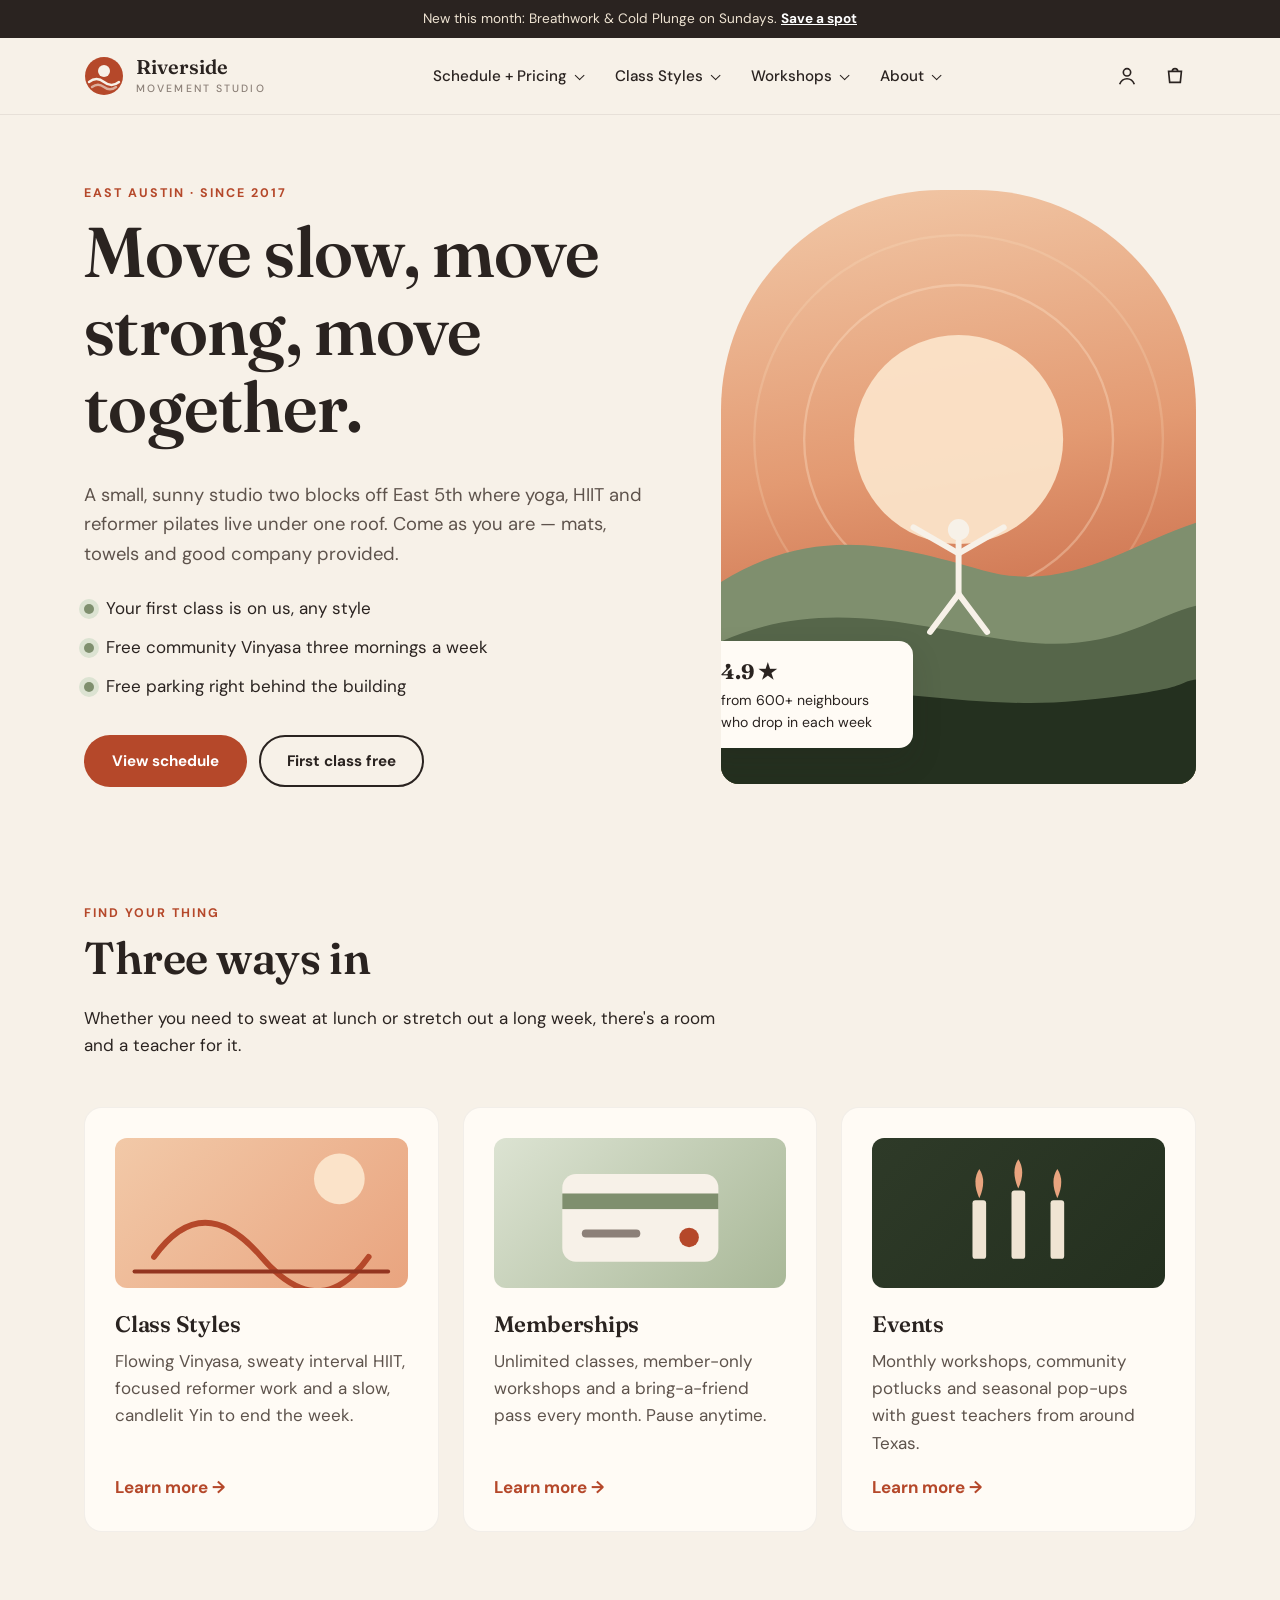
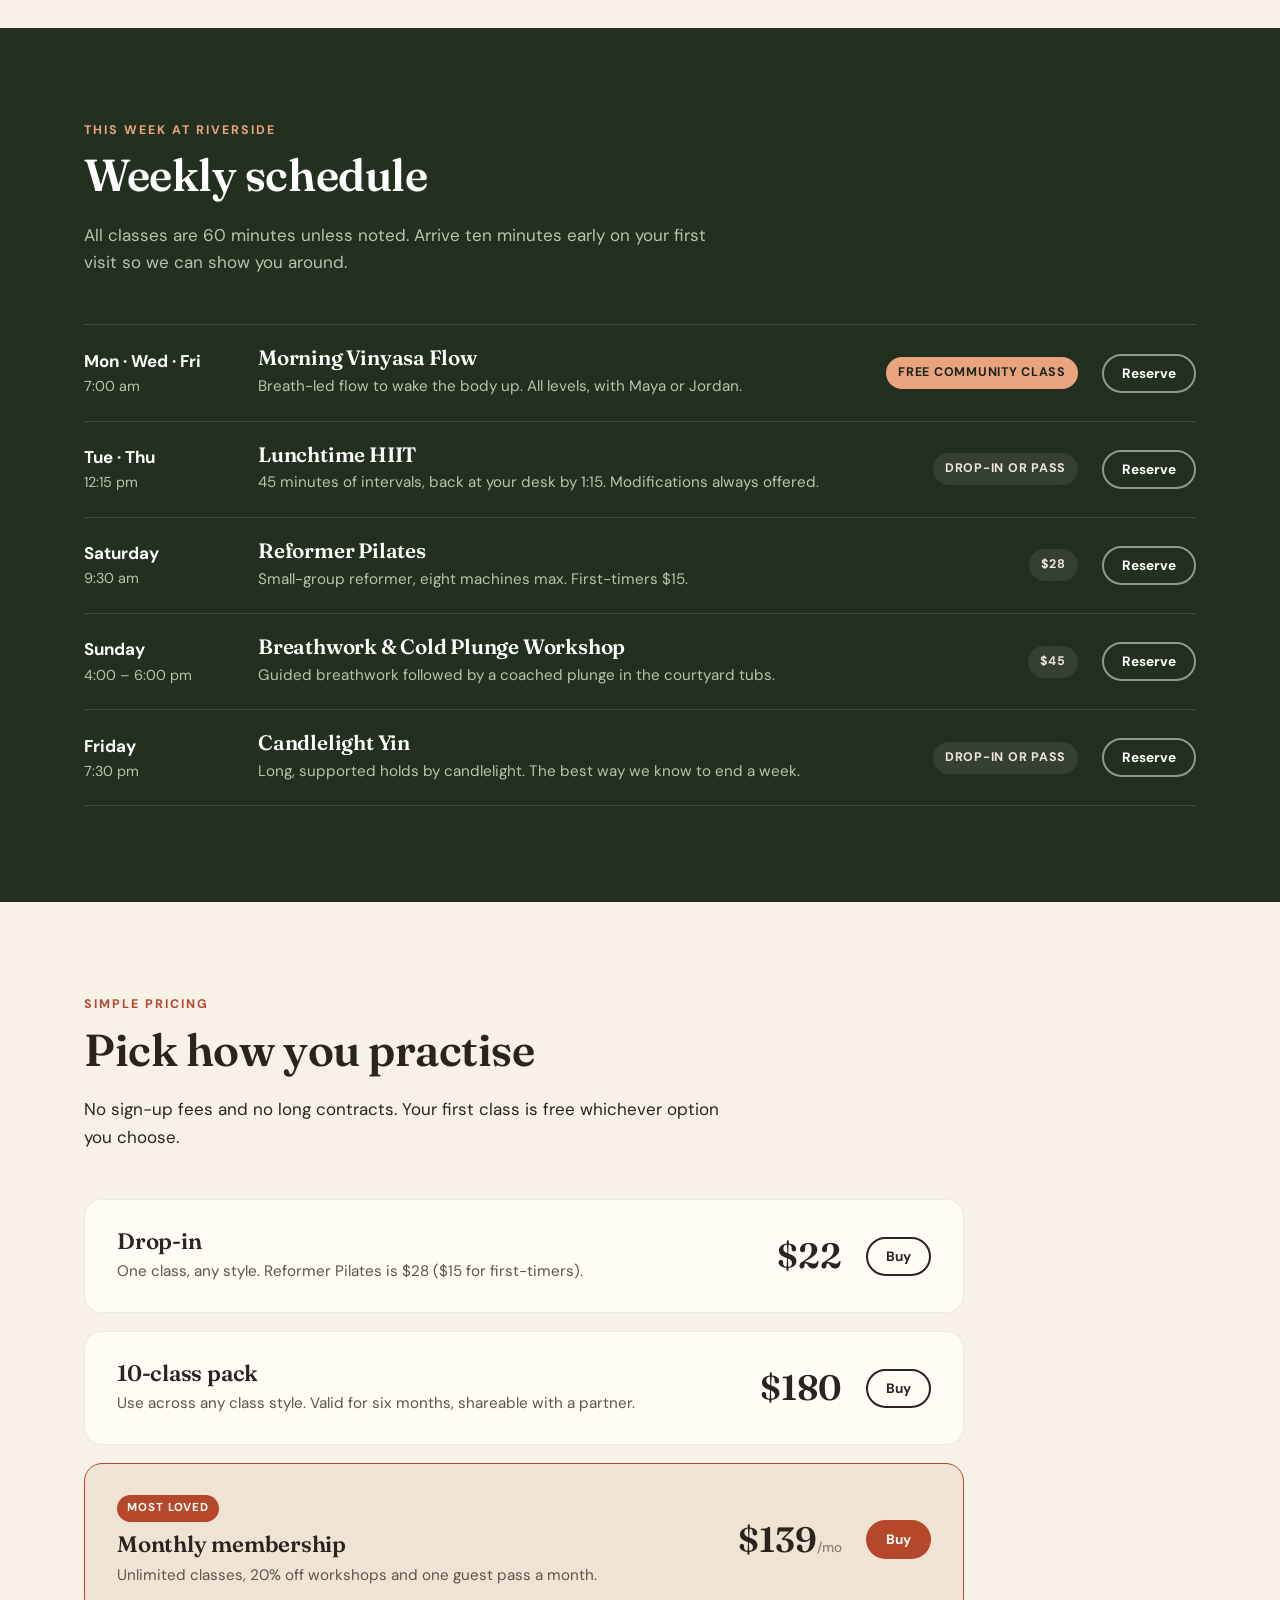
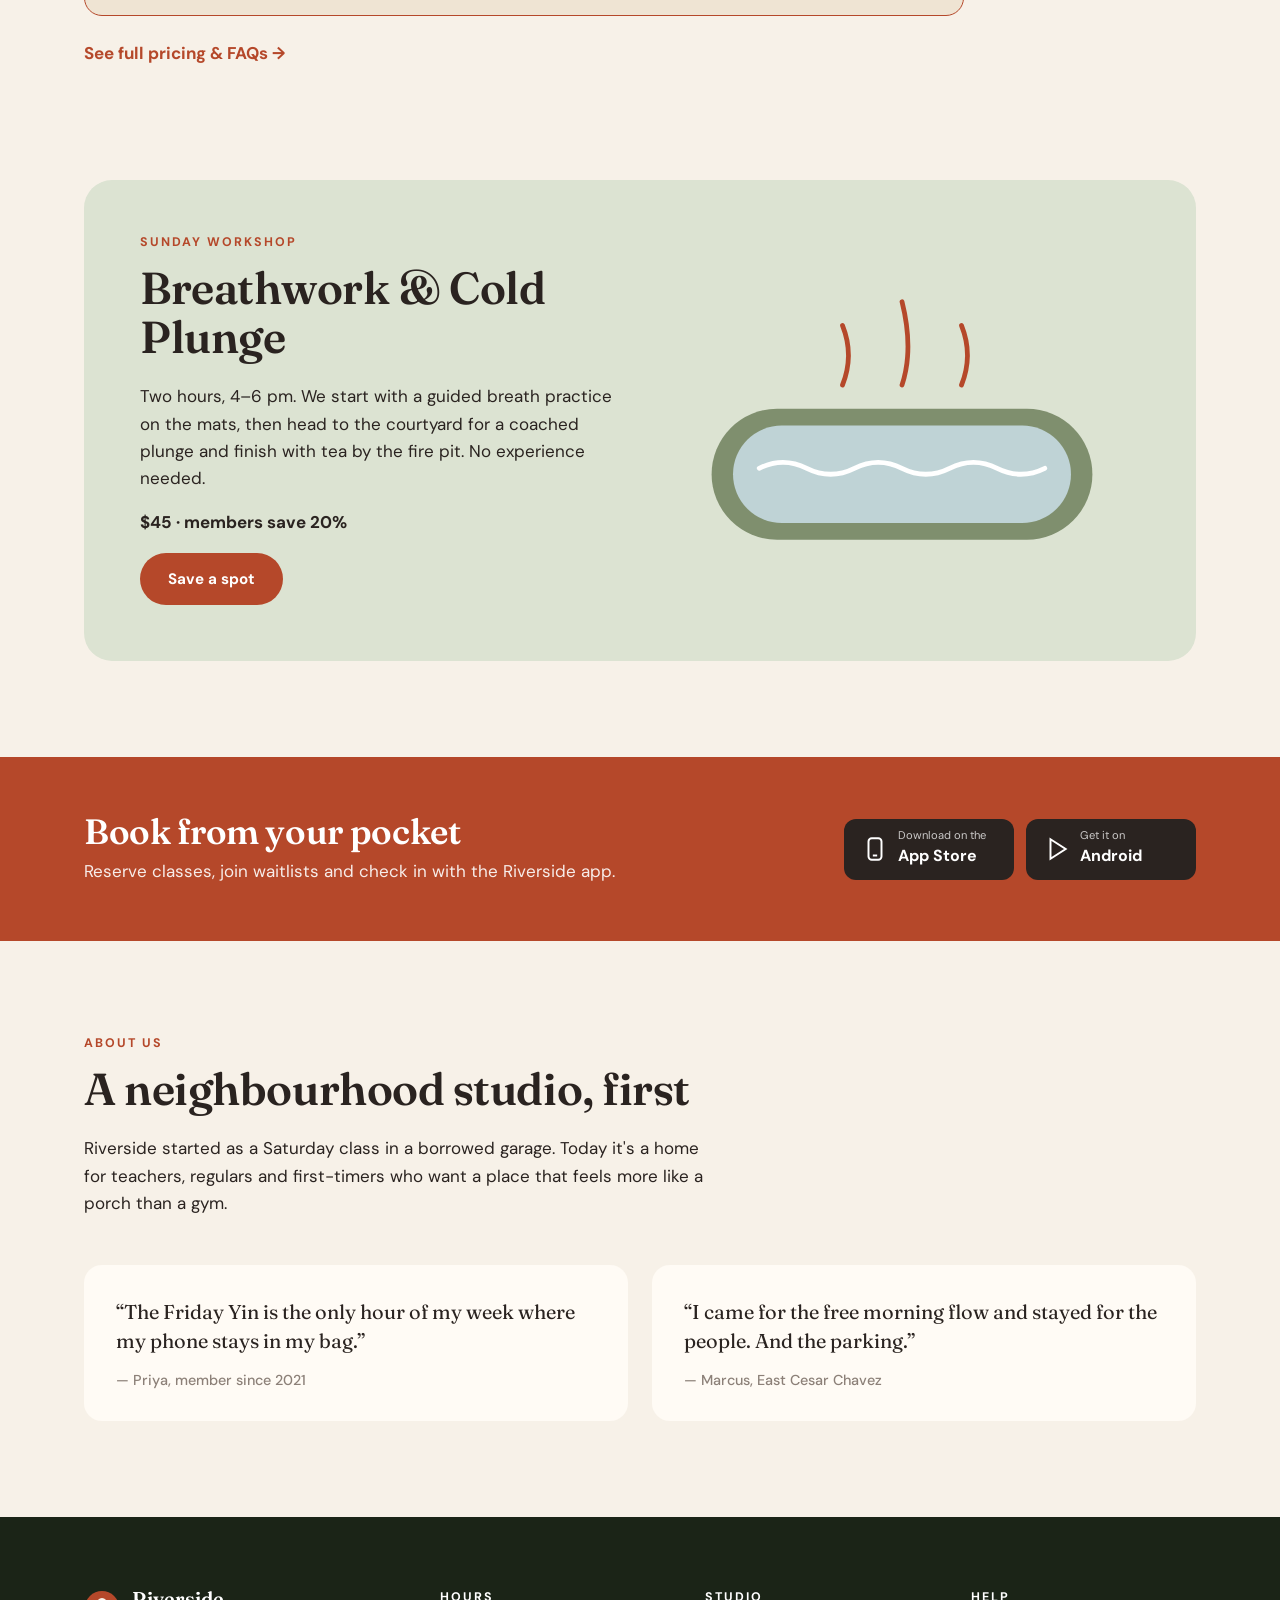
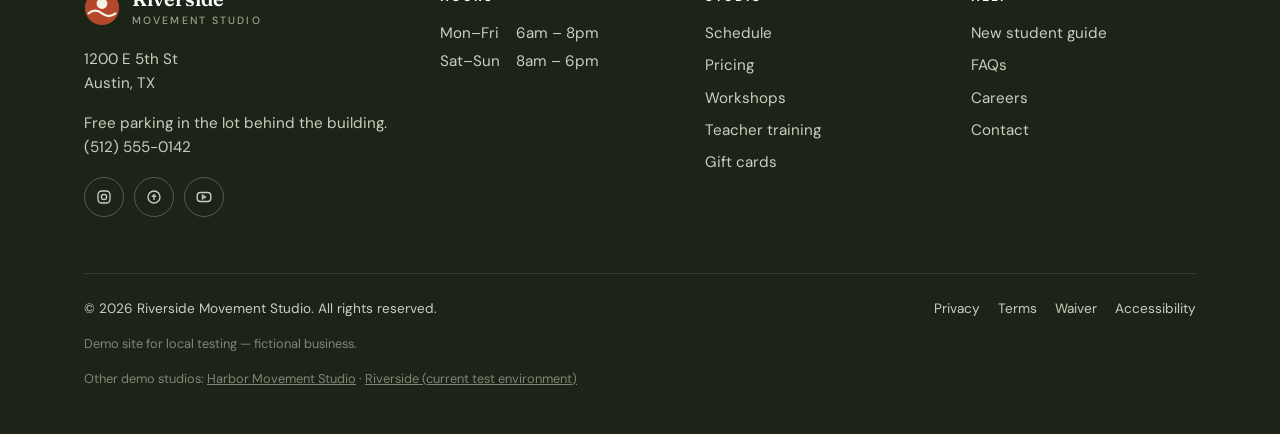
<file: index.html>
<!doctype html>
<html lang="en">
<head>
<meta charset="utf-8">
<meta name="viewport" content="width=device-width, initial-scale=1">
<title>Riverside Movement Studio — Yoga, HIIT &amp; Reformer in East Austin</title>
<link rel="preconnect" href="https://fonts.googleapis.com">
<link rel="preconnect" href="https://fonts.gstatic.com" crossorigin>
<link href="https://fonts.googleapis.com/css2?family=Fraunces:opsz,wght@9..144,400;9..144,600&family=DM+Sans:wght@400;500;700&display=swap" rel="stylesheet">
<style>
:root{
  --cream:#F7F1E8; --sand:#EFE4D3; --paper:#FFFBF5;
  --ink:#2A2320; --ink-soft:#5E534C; --muted:#8C8078;
  --clay:#B5482A; --clay-dark:#933520; --sage:#7F8F6E; --sage-soft:#DCE3D2;
  --night:#24301F; --night-2:#1B2417;
  --serif:"Fraunces","Iowan Old Style","Palatino Linotype",Palatino,Georgia,serif;
  --sans:"DM Sans",system-ui,-apple-system,"Segoe UI",Roboto,Helvetica,Arial,sans-serif;
  --r:18px; --wrap:1160px;
}
*{box-sizing:border-box}
html{scroll-behavior:smooth}
body{margin:0;background:var(--cream);color:var(--ink);font:400 17px/1.6 var(--sans);overflow-x:hidden}
img,svg{display:block;max-width:100%}
a{color:inherit}
h1,h2,h3{font-family:var(--serif);font-weight:600;line-height:1.1;margin:0 0 .5em;letter-spacing:-.01em}
h1{font-size:clamp(2.4rem,6vw,4.4rem)}
h2{font-size:clamp(1.9rem,4vw,2.8rem)}
h3{font-size:1.4rem}
p{margin:0 0 1em}
.wrap{max-width:var(--wrap);margin:0 auto;padding:0 24px}
@media (max-width:480px){.wrap{padding:0 16px}}
.eyebrow{font:700 .78rem/1 var(--sans);letter-spacing:.16em;text-transform:uppercase;color:var(--clay);margin-bottom:14px;display:block}
.btn{display:inline-flex;align-items:center;justify-content:center;gap:8px;padding:14px 26px;border-radius:999px;font:700 .95rem var(--sans);text-decoration:none;border:2px solid transparent;cursor:pointer;transition:transform .15s,background .15s}
.btn:hover{transform:translateY(-1px)}
.btn-primary{background:var(--clay);color:#fff}
.btn-primary:hover{background:var(--clay-dark)}
.btn-ghost{border-color:var(--ink);color:var(--ink);background:transparent}
.btn-small{padding:9px 18px;font-size:.85rem}

/* announcement + header */
.announce{background:var(--ink);color:var(--sand);text-align:center;font-size:.85rem;padding:8px 16px}
.announce a{color:#fff;font-weight:700}
header.site{position:sticky;top:0;z-index:50;background:rgba(247,241,232,.94);backdrop-filter:blur(8px);border-bottom:1px solid rgba(42,35,32,.08)}
.nav{display:flex;align-items:center;justify-content:space-between;height:76px;gap:24px}
.logo{display:flex;align-items:center;gap:12px;text-decoration:none}
.logo-text{font-family:var(--serif);font-size:1.25rem;line-height:1;font-weight:600}
.logo-text small{display:block;font:500 .66rem var(--sans);letter-spacing:.2em;text-transform:uppercase;color:var(--muted);margin-top:5px}
.menu{display:flex;align-items:center;gap:6px;list-style:none;margin:0;padding:0}
.menu>li{position:relative}
.menu>li>a{display:block;padding:10px 14px;text-decoration:none;font-weight:500;font-size:.95rem;border-radius:999px}
.menu>li>a:hover{background:var(--sand)}
.menu .caret{display:inline-block;width:7px;height:7px;border-right:1.5px solid currentColor;border-bottom:1.5px solid currentColor;transform:rotate(45deg) translateY(-3px);margin-left:7px}
.drop{position:absolute;left:0;top:100%;min-width:220px;background:var(--paper);border-radius:14px;box-shadow:0 18px 40px rgba(42,35,32,.14);padding:10px;list-style:none;margin:0;opacity:0;visibility:hidden;transform:translateY(6px);transition:.15s}
.menu>li:hover .drop,.menu>li:focus-within .drop{opacity:1;visibility:visible;transform:none}
.drop a{display:block;padding:9px 12px;border-radius:8px;text-decoration:none;font-size:.92rem}
.drop a:hover{background:var(--sand)}
.nav-tools{display:flex;align-items:center;gap:6px}
.icon-btn{width:42px;height:42px;border-radius:50%;display:grid;place-items:center;background:transparent;border:0;color:var(--ink);cursor:pointer;text-decoration:none}
.icon-btn:hover{background:var(--sand)}
.burger{display:none}
@media (max-width:920px){
  .burger{display:grid}
  .menu{position:absolute;left:0;right:0;top:76px;flex-direction:column;align-items:stretch;background:var(--paper);padding:12px 16px 20px;border-bottom:1px solid rgba(42,35,32,.1);display:none;max-height:calc(100vh - 76px);overflow:auto}
  .menu.open{display:flex}
  .menu>li>a{padding:14px 8px;border-radius:0;border-bottom:1px solid var(--sand)}
  .drop{position:static;opacity:1;visibility:visible;transform:none;box-shadow:none;background:transparent;padding:0 0 8px 12px;min-width:0}
}

/* hero */
.hero{position:relative;overflow:hidden;padding:72px 0 96px}
.hero-grid{display:grid;grid-template-columns:1.1fr .9fr;gap:56px;align-items:center}
.hero p.lead{font-size:1.15rem;color:var(--ink-soft);max-width:34em}
.facts{list-style:none;padding:0;margin:26px 0 34px;display:grid;gap:12px}
.facts li{display:flex;gap:12px;align-items:flex-start}
.facts li::before{content:"";flex:none;width:10px;height:10px;margin-top:9px;border-radius:50%;background:var(--sage);box-shadow:0 0 0 5px var(--sage-soft)}
.cta-row{display:flex;flex-wrap:wrap;gap:12px}
.hero-art{position:relative;aspect-ratio:4/5;border-radius:220px 220px var(--r) var(--r);background:linear-gradient(170deg,#F2C9A8 0%,#E39A72 45%,#B5482A 100%);overflow:hidden}
.hero-art svg{position:absolute;inset:0;width:100%;height:100%}
.hero-badge{position:absolute;left:-18px;bottom:36px;background:var(--paper);border-radius:14px;padding:14px 18px;box-shadow:0 14px 30px rgba(42,35,32,.15);font-size:.88rem;max-width:210px}
.hero-badge strong{font-family:var(--serif);font-size:1.3rem;display:block}
@media (max-width:860px){.hero{padding:48px 0 64px}.hero-grid{grid-template-columns:1fr;gap:40px}.hero-art{max-width:420px;width:100%;margin:0 auto}.hero-badge{left:12px}}

/* features */
.section{padding:96px 0}
@media (max-width:600px){.section{padding:64px 0}}
.section-head{max-width:640px;margin-bottom:48px}
.features{display:grid;grid-template-columns:repeat(3,1fr);gap:24px}
.card{background:var(--paper);border-radius:var(--r);padding:30px;display:flex;flex-direction:column;border:1px solid rgba(42,35,32,.06)}
.card .art{height:150px;border-radius:12px;margin-bottom:24px;overflow:hidden}
.card p{color:var(--ink-soft);flex:1}
.more{font-weight:700;text-decoration:none;color:var(--clay);display:inline-flex;gap:6px;align-items:center}
.more:hover{text-decoration:underline}
@media (max-width:860px){.features{grid-template-columns:1fr}}

/* schedule (dark) */
.dark{background:var(--night);color:#EDE6DA}
.dark h2{color:#fff}
.dark .eyebrow{color:#E9A47F}
.sched{display:grid;gap:0;border-top:1px solid rgba(255,255,255,.14)}
.row{display:grid;grid-template-columns:150px 1fr auto auto;gap:24px;align-items:center;padding:22px 0;border-bottom:1px solid rgba(255,255,255,.14)}
.row .when{font-weight:700;color:#fff}
.row .when span{display:block;font-weight:400;color:#B9C2AE;font-size:.9rem}
.row h3{margin:0 0 4px;color:#fff;font-size:1.3rem}
.row p{margin:0;color:#B9C2AE;font-size:.95rem}
.tag{font-size:.78rem;font-weight:700;letter-spacing:.06em;text-transform:uppercase;padding:6px 12px;border-radius:999px;background:rgba(255,255,255,.08);white-space:nowrap}
.tag.free{background:#E9A47F;color:var(--night-2)}
.dark .btn-ghost{border-color:rgba(255,255,255,.5);color:#fff}
@media (max-width:760px){.row{grid-template-columns:1fr auto;gap:8px 16px}.row .when{grid-column:1/-1}.row .act{grid-column:1/-1}}

/* pricing */
.prices{display:grid;gap:18px;max-width:880px}
.price{display:grid;grid-template-columns:1fr auto auto;gap:24px;align-items:center;background:var(--paper);border-radius:var(--r);padding:28px 32px;border:1px solid rgba(42,35,32,.08)}
.price.feature{background:var(--sand);border-color:var(--clay)}
.price h3{margin-bottom:6px}
.price p{margin:0;color:var(--ink-soft);font-size:.95rem}
.amount{font-family:var(--serif);font-size:2.2rem;font-weight:600;white-space:nowrap}
.amount small{font:500 .85rem var(--sans);color:var(--muted)}
.ribbon{display:inline-block;background:var(--clay);color:#fff;font-size:.72rem;font-weight:700;letter-spacing:.08em;text-transform:uppercase;padding:4px 10px;border-radius:999px;margin-bottom:10px}
@media (max-width:640px){.price{grid-template-columns:1fr auto;padding:24px 20px}.price .btn{grid-column:1/-1}}

/* workshop band */
.workshop{display:grid;grid-template-columns:1fr 1fr;gap:48px;align-items:center;background:var(--sage-soft);border-radius:28px;padding:56px}
@media (max-width:860px){.workshop{grid-template-columns:1fr;padding:32px 22px}}

/* app strip */
.app{background:var(--clay);color:#fff;padding:56px 0}
.app .wrap{display:flex;align-items:center;justify-content:space-between;gap:32px;flex-wrap:wrap}
.app h2{color:#fff;margin:0 0 6px;font-size:clamp(1.6rem,3vw,2.2rem)}
.app p{margin:0;opacity:.9}
.badges{display:flex;gap:12px;flex-wrap:wrap}
.badge{display:flex;align-items:center;gap:10px;background:var(--ink);color:#fff;border-radius:12px;padding:10px 18px;text-decoration:none;min-width:170px}
.badge span{font-size:.7rem;opacity:.75;display:block;line-height:1.2}
.badge strong{font-size:1rem;line-height:1.2}

/* testimonials */
.quotes{display:grid;grid-template-columns:repeat(2,1fr);gap:24px}
blockquote{margin:0;background:var(--paper);border-radius:var(--r);padding:32px;font-family:var(--serif);font-size:1.25rem;line-height:1.45}
blockquote footer{font:500 .9rem var(--sans);color:var(--muted);margin-top:16px}
@media (max-width:760px){.quotes{grid-template-columns:1fr}}

/* footer */
footer.site{background:var(--night-2);color:#C9CFBF;padding:72px 0 32px;font-size:.95rem}
footer.site h4{font:700 .78rem var(--sans);letter-spacing:.16em;text-transform:uppercase;color:#fff;margin:0 0 16px}
.foot-grid{display:grid;grid-template-columns:1.4fr 1fr 1fr 1fr;gap:40px}
.foot-grid ul{list-style:none;margin:0;padding:0;display:grid;gap:8px}
.foot-grid a{text-decoration:none}
.foot-grid a:hover{color:#fff;text-decoration:underline}
.hours{display:grid;grid-template-columns:auto 1fr;gap:4px 16px}
.social{display:flex;gap:10px;margin-top:18px}
.social a{width:40px;height:40px;border-radius:50%;border:1px solid rgba(255,255,255,.25);display:grid;place-items:center}
.legal{display:flex;flex-wrap:wrap;justify-content:space-between;gap:16px;border-top:1px solid rgba(255,255,255,.12);margin-top:56px;padding-top:24px;font-size:.85rem}
.legal nav{display:flex;flex-wrap:wrap;gap:18px}
.legal a{text-decoration:none}
.demo-note{color:#7E8775;font-size:.8rem;margin-top:14px}
@media (max-width:860px){.foot-grid{grid-template-columns:1fr 1fr}}
@media (max-width:520px){.foot-grid{grid-template-columns:1fr}}
.sr{position:absolute;width:1px;height:1px;overflow:hidden;clip:rect(0 0 0 0)}
</style>
</head>
<body>

<div class="announce">New this month: Breathwork &amp; Cold Plunge on Sundays. <a href="#workshops">Save a spot</a></div>

<header class="site">
  <div class="wrap nav">
    <a class="logo" href="index.html" aria-label="Riverside Movement Studio home">
      <svg width="40" height="40" viewBox="0 0 40 40" aria-hidden="true">
        <circle cx="20" cy="20" r="19" fill="#B5482A"/>
        <circle cx="20" cy="15" r="6" fill="#F7F1E8"/>
        <path d="M5 26c5-4 10-4 15 0s10 4 15 0" fill="none" stroke="#F7F1E8" stroke-width="2.4" stroke-linecap="round"/>
        <path d="M8 31c4-3 8-3 12 0s8 3 12 0" fill="none" stroke="#F7F1E8" stroke-width="2.4" stroke-linecap="round" opacity=".6"/>
      </svg>
      <span class="logo-text">Riverside<small>Movement Studio</small></span>
    </a>
    <ul class="menu" id="menu">
      <li><a href="#schedule">Schedule + Pricing<i class="caret"></i></a>
        <ul class="drop"><li><a href="#schedule">Weekly schedule</a></li><li><a href="pricing.html">Pricing</a></li><li><a href="#pricing">Intro offer</a></li></ul></li>
      <li><a href="#styles">Class Styles<i class="caret"></i></a>
        <ul class="drop"><li><a href="#styles">Vinyasa</a></li><li><a href="#styles">Lunchtime HIIT</a></li><li><a href="#styles">Reformer Pilates</a></li><li><a href="#styles">Candlelight Yin</a></li></ul></li>
      <li><a href="#workshops">Workshops<i class="caret"></i></a>
        <ul class="drop"><li><a href="#workshops">Breathwork &amp; Cold Plunge</a></li><li><a href="#workshops">Private events</a></li></ul></li>
      <li><a href="#about">About<i class="caret"></i></a>
        <ul class="drop"><li><a href="#about">Our story</a></li><li><a href="#visit">Visit us</a></li><li><a href="#visit">Contact</a></li></ul></li>
    </ul>
    <div class="nav-tools">
      <a class="icon-btn" href="#" aria-label="Account">
        <svg width="22" height="22" viewBox="0 0 24 24" fill="none" stroke="currentColor" stroke-width="1.8"><circle cx="12" cy="8" r="4"/><path d="M4 21c1.5-4 4.5-6 8-6s6.5 2 8 6"/></svg>
      </a>
      <a class="icon-btn" href="#" aria-label="Cart">
        <svg width="22" height="22" viewBox="0 0 24 24" fill="none" stroke="currentColor" stroke-width="1.8"><path d="M5 7h14l-1.2 12H6.2z"/><path d="M9 7a3 3 0 0 1 6 0"/></svg>
      </a>
      <button class="icon-btn burger" id="burger" aria-label="Open menu" aria-expanded="false" aria-controls="menu">
        <svg width="24" height="24" viewBox="0 0 24 24" fill="none" stroke="currentColor" stroke-width="2" stroke-linecap="round"><path d="M4 7h16M4 12h16M4 17h10"/></svg>
      </button>
    </div>
  </div>
</header>

<main>
<section class="hero">
  <div class="wrap hero-grid">
    <div>
      <span class="eyebrow">East Austin · since 2017</span>
      <h1>Move slow, move strong, move together.</h1>
      <p class="lead">A small, sunny studio two blocks off East 5th where yoga, HIIT and reformer pilates live under one roof. Come as you are — mats, towels and good company provided.</p>
      <ul class="facts">
        <li>Your first class is on us, any style</li>
        <li>Free community Vinyasa three mornings a week</li>
        <li>Free parking right behind the building</li>
      </ul>
      <div class="cta-row">
        <a class="btn btn-primary" href="#schedule">View schedule</a>
        <a class="btn btn-ghost" href="#pricing">First class free</a>
      </div>
    </div>
    <div class="hero-art" role="img" aria-label="Illustration of the sun setting over gentle hills">
      <svg viewBox="0 0 400 500" preserveAspectRatio="xMidYMid slice" aria-hidden="true">
        <circle cx="200" cy="210" r="88" fill="#FBE3C9" opacity=".95"/>
        <circle cx="200" cy="210" r="130" fill="none" stroke="#FBE3C9" stroke-opacity=".35" stroke-width="2"/>
        <circle cx="200" cy="210" r="172" fill="none" stroke="#FBE3C9" stroke-opacity=".2" stroke-width="2"/>
        <path d="M0 330 C80 280 150 300 220 320 S340 300 400 280 V500 H0z" fill="#7F8F6E"/>
        <path d="M0 380 C90 340 170 370 250 380 S360 360 400 350 V500 H0z" fill="#56664A"/>
        <path d="M0 430 C100 405 200 440 300 430 S380 415 400 412 V500 H0z" fill="#24301F"/>
        <g stroke="#F7F1E8" stroke-width="5" stroke-linecap="round" fill="none">
          <circle cx="200" cy="286" r="9" fill="#F7F1E8" stroke="none"/>
          <path d="M200 296 L200 340"/>
          <path d="M200 306 L162 284 M200 306 L238 284"/>
          <path d="M200 340 L176 372 M200 340 L224 372"/>
        </g>
      </svg>
      <div class="hero-badge"><strong>4.9 ★</strong>from 600+ neighbours who drop in each week</div>
    </div>
  </div>
</section>

<section class="section" id="styles" style="padding-top:24px">
  <div class="wrap">
    <div class="section-head">
      <span class="eyebrow">Find your thing</span>
      <h2>Three ways in</h2>
      <p>Whether you need to sweat at lunch or stretch out a long week, there's a room and a teacher for it.</p>
    </div>
    <div class="features">
      <article class="card">
        <div class="art" style="background:linear-gradient(135deg,#F2C9A8,#E9A47F)">
          <svg viewBox="0 0 300 150" width="100%" height="150" aria-hidden="true"><circle cx="230" cy="40" r="26" fill="#FBE3C9"/><path d="M40 120 Q90 50 150 120 T260 120" fill="none" stroke="#B5482A" stroke-width="6" stroke-linecap="round"/><path d="M20 135 H280" stroke="#933520" stroke-width="4" stroke-linecap="round"/></svg>
        </div>
        <h3>Class Styles</h3>
        <p>Flowing Vinyasa, sweaty interval HIIT, focused reformer work and a slow, candlelit Yin to end the week.</p>
        <a class="more" href="#schedule">Learn more →</a>
      </article>
      <article class="card">
        <div class="art" style="background:linear-gradient(135deg,#DCE3D2,#A9B898)">
          <svg viewBox="0 0 300 150" width="100%" height="150" aria-hidden="true"><rect x="70" y="35" width="160" height="90" rx="14" fill="#F7F1E8"/><rect x="70" y="55" width="160" height="16" fill="#7F8F6E"/><circle cx="200" cy="100" r="10" fill="#B5482A"/><rect x="90" y="92" width="60" height="8" rx="4" fill="#8C8078"/></svg>
        </div>
        <h3>Memberships</h3>
        <p>Unlimited classes, member-only workshops and a bring-a-friend pass every month. Pause anytime.</p>
        <a class="more" href="#pricing">Learn more →</a>
      </article>
      <article class="card">
        <div class="art" style="background:linear-gradient(135deg,#2E3A28,#24301F)">
          <svg viewBox="0 0 300 150" width="100%" height="150" aria-hidden="true"><g fill="#E9A47F"><path d="M110 60 q8-18 0-30 q-8 12 0 30z"/><path d="M150 50 q8-18 0-30 q-8 12 0 30z"/><path d="M190 60 q8-18 0-30 q-8 12 0 30z"/></g><g fill="#EFE4D3"><rect x="103" y="62" width="14" height="60" rx="3"/><rect x="143" y="52" width="14" height="70" rx="3"/><rect x="183" y="62" width="14" height="60" rx="3"/></g></svg>
        </div>
        <h3>Events</h3>
        <p>Monthly workshops, community potlucks and seasonal pop-ups with guest teachers from around Texas.</p>
        <a class="more" href="#workshops">Learn more →</a>
      </article>
    </div>
  </div>
</section>

<section class="section dark" id="schedule">
  <div class="wrap">
    <div class="section-head">
      <span class="eyebrow">This week at Riverside</span>
      <h2>Weekly schedule</h2>
      <p style="color:#B9C2AE">All classes are 60 minutes unless noted. Arrive ten minutes early on your first visit so we can show you around.</p>
    </div>
    <div class="sched">
      <div class="row">
        <div class="when">Mon · Wed · Fri<span>7:00 am</span></div>
        <div><h3>Morning Vinyasa Flow</h3><p>Breath-led flow to wake the body up. All levels, with Maya or Jordan.</p></div>
        <span class="tag free">Free community class</span>
        <a class="btn btn-ghost btn-small act" href="#">Reserve</a>
      </div>
      <div class="row">
        <div class="when">Tue · Thu<span>12:15 pm</span></div>
        <div><h3>Lunchtime HIIT</h3><p>45 minutes of intervals, back at your desk by 1:15. Modifications always offered.</p></div>
        <span class="tag">Drop-in or pass</span>
        <a class="btn btn-ghost btn-small act" href="#">Reserve</a>
      </div>
      <div class="row">
        <div class="when">Saturday<span>9:30 am</span></div>
        <div><h3>Reformer Pilates</h3><p>Small-group reformer, eight machines max. First-timers $15.</p></div>
        <span class="tag">$28</span>
        <a class="btn btn-ghost btn-small act" href="#">Reserve</a>
      </div>
      <div class="row">
        <div class="when">Sunday<span>4:00 – 6:00 pm</span></div>
        <div><h3>Breathwork &amp; Cold Plunge Workshop</h3><p>Guided breathwork followed by a coached plunge in the courtyard tubs.</p></div>
        <span class="tag">$45</span>
        <a class="btn btn-ghost btn-small act" href="#">Reserve</a>
      </div>
      <div class="row">
        <div class="when">Friday<span>7:30 pm</span></div>
        <div><h3>Candlelight Yin</h3><p>Long, supported holds by candlelight. The best way we know to end a week.</p></div>
        <span class="tag">Drop-in or pass</span>
        <a class="btn btn-ghost btn-small act" href="#">Reserve</a>
      </div>
    </div>
  </div>
</section>

<section class="section" id="pricing">
  <div class="wrap">
    <div class="section-head">
      <span class="eyebrow">Simple pricing</span>
      <h2>Pick how you practise</h2>
      <p>No sign-up fees and no long contracts. Your first class is free whichever option you choose.</p>
    </div>
    <div class="prices">
      <div class="price">
        <div><h3>Drop-in</h3><p>One class, any style. Reformer Pilates is $28 ($15 for first-timers).</p></div>
        <div class="amount">$22</div>
        <button class="btn btn-ghost btn-small" type="button">Buy</button>
      </div>
      <div class="price">
        <div><h3>10-class pack</h3><p>Use across any class style. Valid for six months, shareable with a partner.</p></div>
        <div class="amount">$180</div>
        <button class="btn btn-ghost btn-small" type="button">Buy</button>
      </div>
      <div class="price feature">
        <div><span class="ribbon">Most loved</span><h3>Monthly membership</h3><p>Unlimited classes, 20% off workshops and one guest pass a month.</p></div>
        <div class="amount">$139<small>/mo</small></div>
        <button class="btn btn-primary btn-small" type="button">Buy</button>
      </div>
    </div>
    <p style="margin-top:24px"><a class="more" href="pricing.html">See full pricing &amp; FAQs →</a></p>
  </div>
</section>

<section class="section" id="workshops" style="padding-top:0">
  <div class="wrap">
    <div class="workshop">
      <div>
        <span class="eyebrow">Sunday workshop</span>
        <h2>Breathwork &amp; Cold Plunge</h2>
        <p>Two hours, 4–6 pm. We start with a guided breath practice on the mats, then head to the courtyard for a coached plunge and finish with tea by the fire pit. No experience needed.</p>
        <p><strong>$45 · members save 20%</strong></p>
        <a class="btn btn-primary" href="#">Save a spot</a>
      </div>
      <svg viewBox="0 0 400 260" aria-hidden="true">
        <rect x="40" y="120" width="320" height="110" rx="55" fill="#7F8F6E"/>
        <rect x="58" y="134" width="284" height="82" rx="41" fill="#BFD3D6"/>
        <path d="M80 170 q20-10 40 0 t40 0 t40 0 t40 0 t40 0 t40 0" fill="none" stroke="#fff" stroke-width="4" stroke-linecap="round"/>
        <g fill="none" stroke="#B5482A" stroke-width="4" stroke-linecap="round"><path d="M150 100 q10-25 0-50"/><path d="M200 100 q10-30 0-70"/><path d="M250 100 q10-25 0-50"/></g>
      </svg>
    </div>
  </div>
</section>

<section class="app">
  <div class="wrap">
    <div>
      <h2>Book from your pocket</h2>
      <p>Reserve classes, join waitlists and check in with the Riverside app.</p>
    </div>
    <div class="badges">
      <a class="badge" href="#" aria-label="App store placeholder">
        <svg width="26" height="26" viewBox="0 0 24 24" fill="none" stroke="#fff" stroke-width="1.8"><rect x="6" y="2" width="12" height="20" rx="3"/><path d="M10 18h4"/></svg>
        <div><span>Download on the</span><strong>App Store</strong></div>
      </a>
      <a class="badge" href="#" aria-label="Play store placeholder">
        <svg width="26" height="26" viewBox="0 0 24 24" fill="none" stroke="#fff" stroke-width="1.8"><path d="M6 3l14 9-14 9z"/></svg>
        <div><span>Get it on</span><strong>Android</strong></div>
      </a>
    </div>
  </div>
</section>

<section class="section" id="about">
  <div class="wrap">
    <div class="section-head">
      <span class="eyebrow">About us</span>
      <h2>A neighbourhood studio, first</h2>
      <p>Riverside started as a Saturday class in a borrowed garage. Today it's a home for teachers, regulars and first-timers who want a place that feels more like a porch than a gym.</p>
    </div>
    <div class="quotes">
      <blockquote>“The Friday Yin is the only hour of my week where my phone stays in my bag.”<footer>— Priya, member since 2021</footer></blockquote>
      <blockquote>“I came for the free morning flow and stayed for the people. And the parking.”<footer>— Marcus, East Cesar Chavez</footer></blockquote>
    </div>
  </div>
</section>
</main>

<footer class="site" id="visit">
  <div class="wrap">
    <div class="foot-grid">
      <div>
        <a class="logo" href="index.html" style="color:#fff;margin-bottom:20px">
          <svg width="36" height="36" viewBox="0 0 40 40" aria-hidden="true"><circle cx="20" cy="20" r="19" fill="#B5482A"/><circle cx="20" cy="15" r="6" fill="#F7F1E8"/><path d="M5 26c5-4 10-4 15 0s10 4 15 0" fill="none" stroke="#F7F1E8" stroke-width="2.4" stroke-linecap="round"/></svg>
          <span class="logo-text">Riverside<small style="color:#9AA38F">Movement Studio</small></span>
        </a>
        <p>1200 E 5th St<br>Austin, TX</p>
        <p>Free parking in the lot behind the building.<br><a href="tel:+15125550142">(512) 555-0142</a></p>
        <div class="social">
          <a href="#" aria-label="Social link 1"><svg width="18" height="18" viewBox="0 0 24 24" fill="none" stroke="currentColor" stroke-width="1.8"><rect x="4" y="4" width="16" height="16" rx="5"/><circle cx="12" cy="12" r="3.5"/></svg></a>
          <a href="#" aria-label="Social link 2"><svg width="18" height="18" viewBox="0 0 24 24" fill="none" stroke="currentColor" stroke-width="1.8"><circle cx="12" cy="12" r="8"/><path d="M12 8v8M9 11h6"/></svg></a>
          <a href="#" aria-label="Social link 3"><svg width="18" height="18" viewBox="0 0 24 24" fill="none" stroke="currentColor" stroke-width="1.8"><rect x="3" y="6" width="18" height="12" rx="4"/><path d="M10 9.5v5l4-2.5z"/></svg></a>
        </div>
      </div>
      <div>
        <h4>Hours</h4>
        <div class="hours"><span>Mon–Fri</span><span>6am – 8pm</span><span>Sat–Sun</span><span>8am – 6pm</span></div>
      </div>
      <div>
        <h4>Studio</h4>
        <ul><li><a href="#schedule">Schedule</a></li><li><a href="pricing.html">Pricing</a></li><li><a href="#workshops">Workshops</a></li><li><a href="#">Teacher training</a></li><li><a href="#">Gift cards</a></li></ul>
      </div>
      <div>
        <h4>Help</h4>
        <ul><li><a href="#">New student guide</a></li><li><a href="#">FAQs</a></li><li><a href="#">Careers</a></li><li><a href="#visit">Contact</a></li></ul>
      </div>
    </div>
    <div class="legal">
      <span>© 2026 Riverside Movement Studio. All rights reserved.</span>
      <nav><a href="#">Privacy</a><a href="#">Terms</a><a href="#">Waiver</a><a href="#">Accessibility</a></nav>
    </div>
    <p class="demo-note">Demo site for local testing — fictional business.</p>
    <p class="demo-note">Other demo studios: <a href="harbor/" style="color:inherit">Harbor Movement Studio</a> · <a href="riverside/" style="color:inherit">Riverside (current test environment)</a></p>
  </div>
</footer>

<script>
(function(){
  var b=document.getElementById('burger'),m=document.getElementById('menu');
  b.addEventListener('click',function(){var o=m.classList.toggle('open');b.setAttribute('aria-expanded',o);});
  m.addEventListener('click',function(e){if(e.target.tagName==='A'&&window.innerWidth<=920&&!e.target.querySelector('.caret')){m.classList.remove('open');b.setAttribute('aria-expanded','false');}});
})();
</script>
<script src="https://app-ai-597.dev.sweatpals.com/static/embed/community/booking-chat/script.js" data-key="sp_pk_w5jGQPa5t0R5froIfqqQKJ68zm1zSiXv" data-holdout-pct="0" data-name="Riverside Movement Studio" data-color="#2F6F62" async></script>
</body>
</html>
</file>
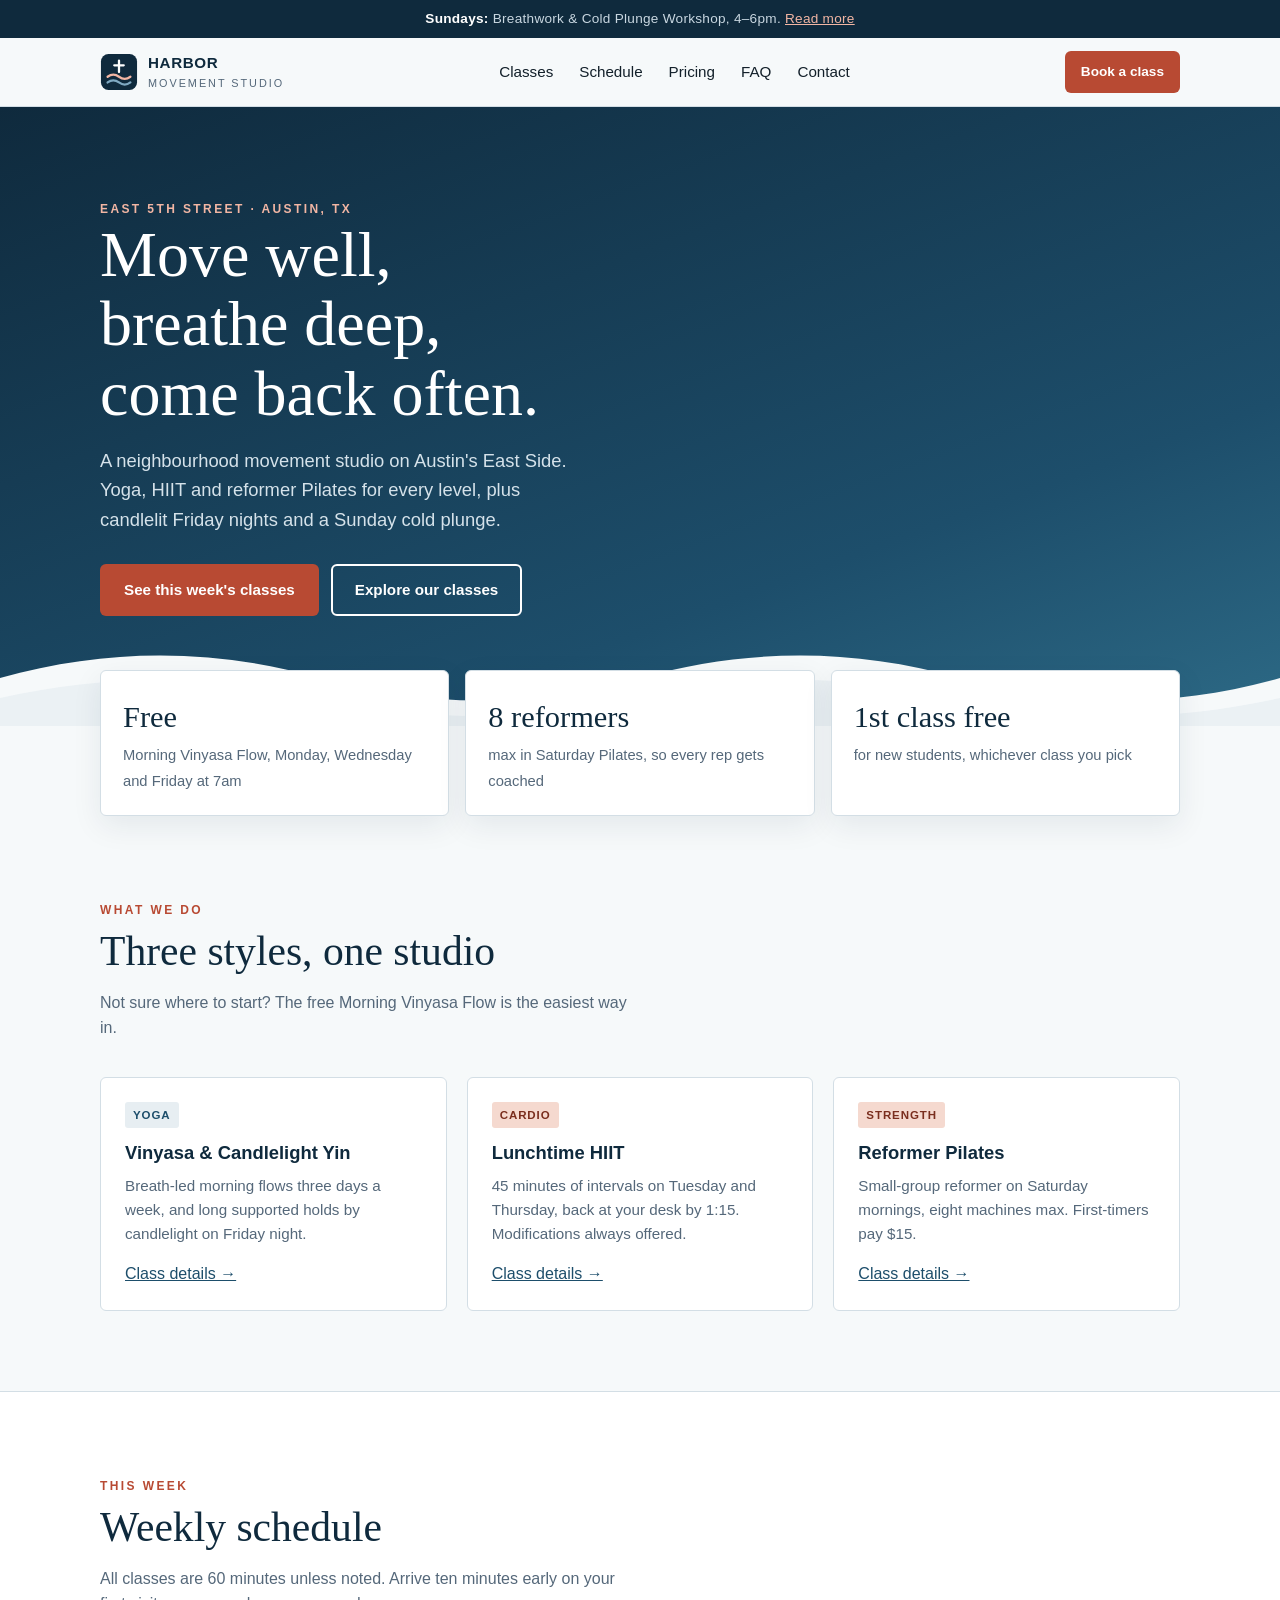
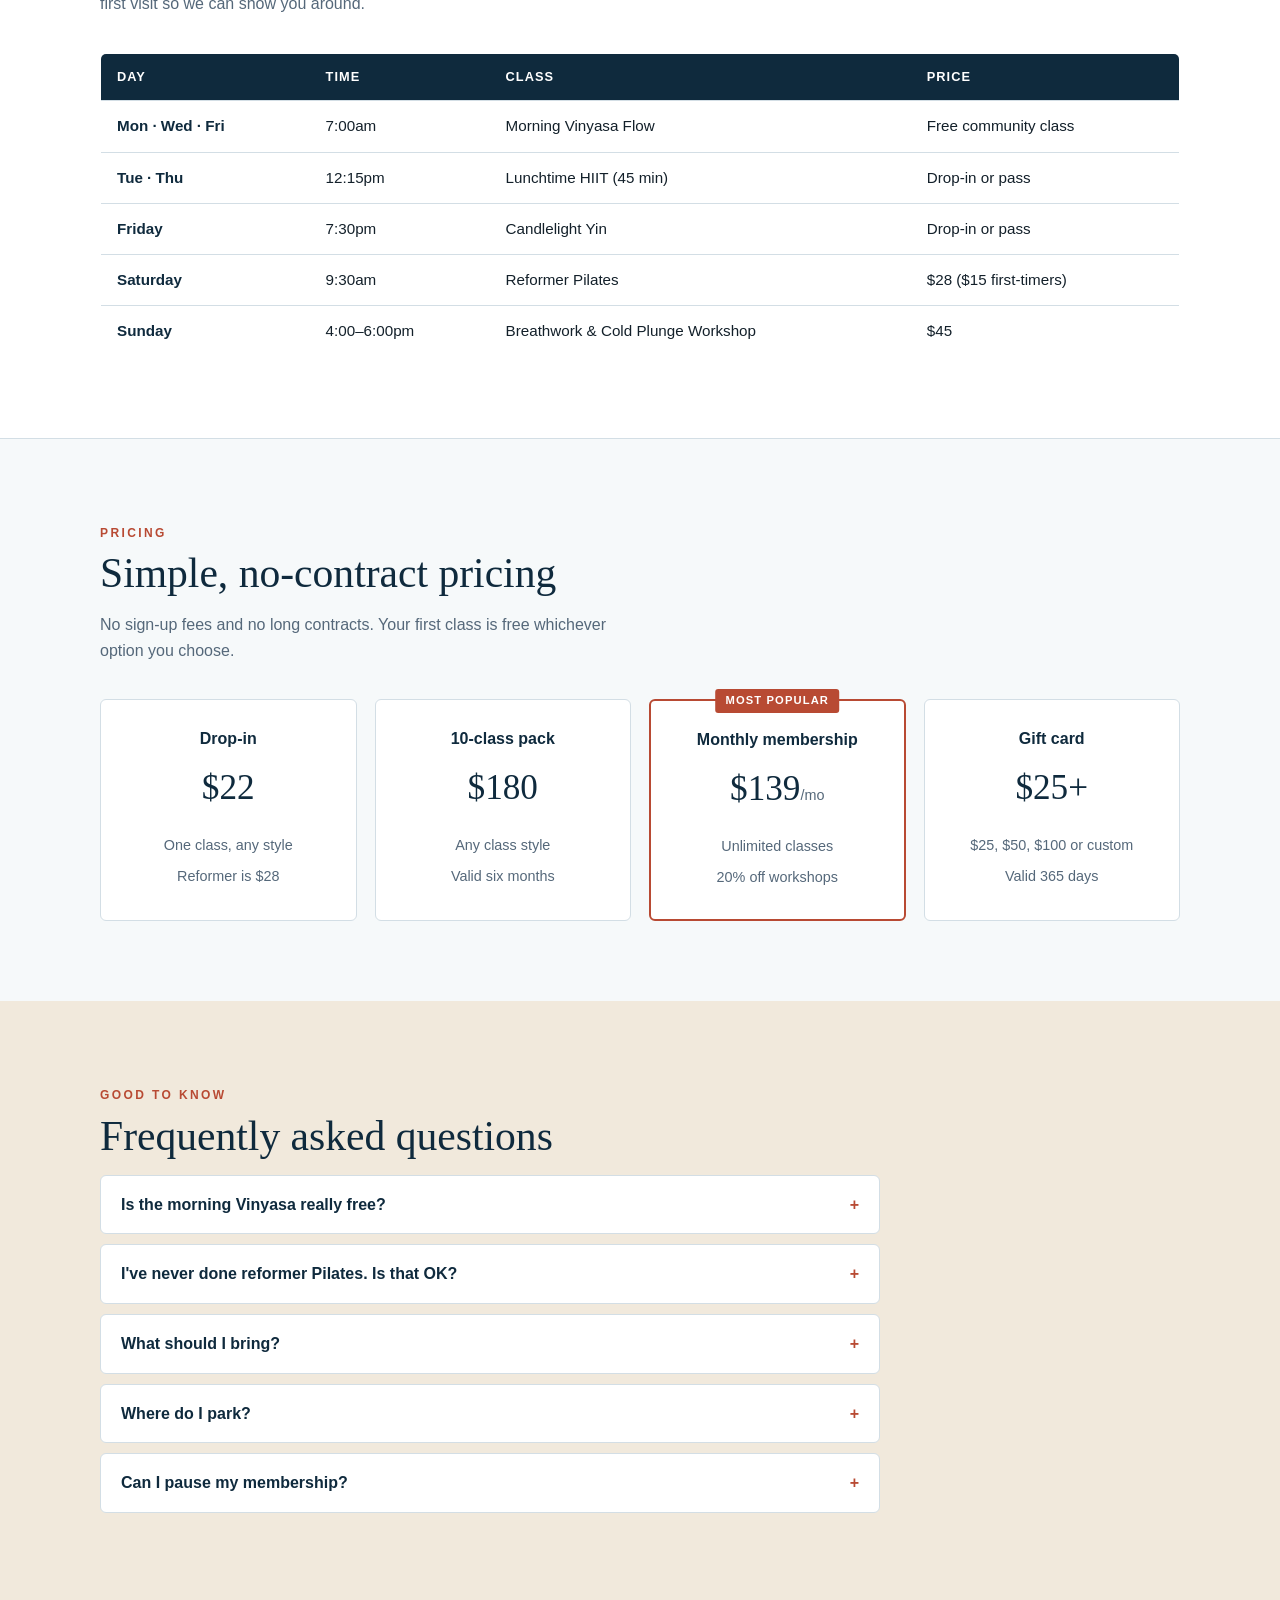
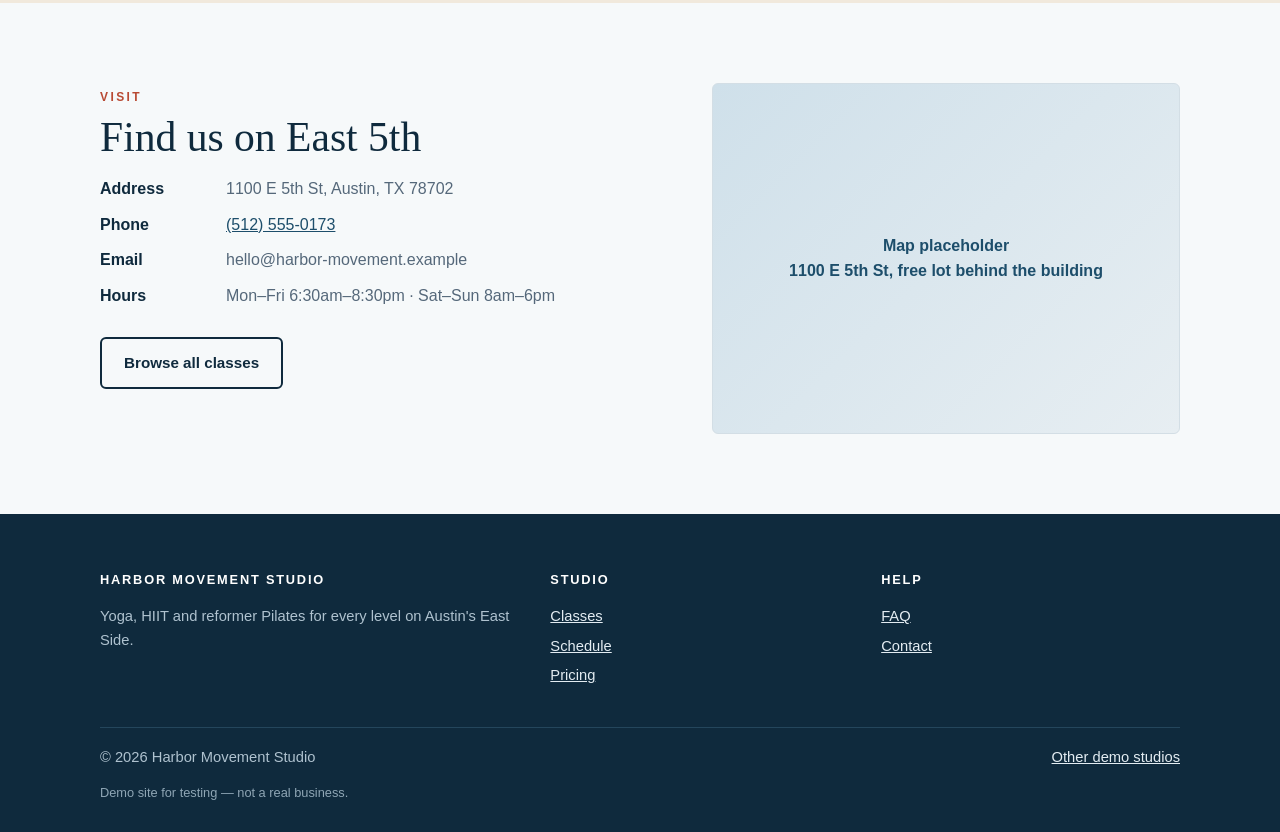
<file: harbor/index.html>
<!doctype html>
<html lang="en">
<head>
<meta charset="utf-8">
<meta name="viewport" content="width=device-width, initial-scale=1">
<meta name="robots" content="noindex">
<title>Harbor Movement Studio — Yoga, HIIT &amp; Reformer Pilates on Austin's East Side</title>
<meta name="description" content="Yoga, HIIT and reformer Pilates for every level on Austin's East Side, plus Candlelight Yin and a Sunday breathwork and cold plunge workshop. First class free.">
<link rel="stylesheet" href="style.css">
</head>
<body>

<div class="topbar"><strong>Sundays:</strong> Breathwork &amp; Cold Plunge Workshop, 4–6pm. <a href="classes.html#breathwork" style="color:#F2B6A4">Read more</a></div>

<header class="nav">
  <div class="wrap nav-row">
    <a class="brand" href="index.html" aria-label="Harbor Movement Studio home">
      <svg width="38" height="38" viewBox="0 0 40 40" aria-hidden="true"><rect x="1" y="1" width="38" height="38" rx="8" fill="#0F2A3D"/><path d="M8 25c4-3 8-3 12 0s8 3 12 0" fill="none" stroke="#F2B6A4" stroke-width="2.4" stroke-linecap="round"/><path d="M8 31c4-3 8-3 12 0s8 3 12 0" fill="none" stroke="#7FA9C2" stroke-width="2.4" stroke-linecap="round"/><path d="M20 8v12M15 13h10" stroke="#fff" stroke-width="2.4" stroke-linecap="round"/></svg>
      <span>Harbor<small>Movement Studio</small></span>
    </a>
    <button class="burger" id="burger" aria-label="Menu" aria-expanded="false" aria-controls="menu"><svg width="24" height="24" viewBox="0 0 24 24" fill="none" stroke="currentColor" stroke-width="2"><path d="M4 7h16M4 12h16M4 17h16"/></svg></button>
    <ul class="links" id="menu">
      <li><a href="classes.html">Classes</a></li>
      <li><a href="#schedule">Schedule</a></li>
      <li><a href="#pricing">Pricing</a></li>
      <li><a href="#faq">FAQ</a></li>
      <li><a href="#contact">Contact</a></li>
    </ul>
    <a class="btn btn-coral btn-sm" href="#schedule">Book a class</a>
  </div>
</header>

<main>
<section class="hero" style="padding:0">
  <div class="wrap">
    <span class="kicker">East 5th Street · Austin, TX</span>
    <h1>Move well, breathe deep, come back often.</h1>
    <p>A neighbourhood movement studio on Austin's East Side. Yoga, HIIT and reformer Pilates for every level, plus candlelit Friday nights and a Sunday cold plunge.</p>
    <div class="ctas">
      <a class="btn btn-coral" href="#schedule">See this week's classes</a>
      <a class="btn btn-line" href="classes.html">Explore our classes</a>
    </div>
  </div>
  <svg class="waves" viewBox="0 0 1440 120" preserveAspectRatio="none" aria-hidden="true"><path d="M0 70c120-30 240-30 360 0s240 30 360 0 240-30 360 0 240 30 360 0v50H0z" fill="#F6F9FA"/><path d="M0 90c120-24 240-24 360 0s240 24 360 0 240-24 360 0 240 24 360 0v30H0z" fill="#E7EEF2" opacity=".7"/></svg>
</section>

<div class="wrap">
  <div class="stats">
    <div class="stat"><b>Free</b><span>Morning Vinyasa Flow, Monday, Wednesday and Friday at 7am</span></div>
    <div class="stat"><b>8 reformers</b><span>max in Saturday Pilates, so every rep gets coached</span></div>
    <div class="stat"><b>1st class free</b><span>for new students, whichever class you pick</span></div>
  </div>
</div>

<section id="classes">
  <div class="wrap">
    <span class="kicker">What we do</span>
    <h2>Three styles, one studio</h2>
    <p class="lead">Not sure where to start? The free Morning Vinyasa Flow is the easiest way in.</p>
    <div class="cards">
      <div class="card"><span class="tag calm">Yoga</span><h3>Vinyasa &amp; Candlelight Yin</h3><p>Breath-led morning flows three days a week, and long supported holds by candlelight on Friday night.</p><a href="classes.html#vinyasa">Class details →</a></div>
      <div class="card"><span class="tag">Cardio</span><h3>Lunchtime HIIT</h3><p>45 minutes of intervals on Tuesday and Thursday, back at your desk by 1:15. Modifications always offered.</p><a href="classes.html#hiit">Class details →</a></div>
      <div class="card"><span class="tag">Strength</span><h3>Reformer Pilates</h3><p>Small-group reformer on Saturday mornings, eight machines max. First-timers pay $15.</p><a href="classes.html#reformer">Class details →</a></div>
    </div>
  </div>
</section>

<section class="alt" id="schedule">
  <div class="wrap">
    <span class="kicker">This week</span>
    <h2>Weekly schedule</h2>
    <p class="lead">All classes are 60 minutes unless noted. Arrive ten minutes early on your first visit so we can show you around.</p>
    <div class="table-scroll">
      <table class="sched">
        <thead><tr><th>Day</th><th>Time</th><th>Class</th><th>Price</th></tr></thead>
        <tbody>
          <tr><td class="day">Mon · Wed · Fri</td><td>7:00am</td><td>Morning Vinyasa Flow</td><td>Free community class</td></tr>
          <tr><td class="day">Tue · Thu</td><td>12:15pm</td><td>Lunchtime HIIT (45 min)</td><td>Drop-in or pass</td></tr>
          <tr><td class="day">Friday</td><td>7:30pm</td><td>Candlelight Yin</td><td>Drop-in or pass</td></tr>
          <tr><td class="day">Saturday</td><td>9:30am</td><td>Reformer Pilates</td><td>$28 ($15 first-timers)</td></tr>
          <tr><td class="day">Sunday</td><td>4:00–6:00pm</td><td>Breathwork &amp; Cold Plunge Workshop</td><td>$45</td></tr>
        </tbody>
      </table>
    </div>
  </div>
</section>

<section id="pricing">
  <div class="wrap">
    <span class="kicker">Pricing</span>
    <h2>Simple, no-contract pricing</h2>
    <p class="lead">No sign-up fees and no long contracts. Your first class is free whichever option you choose.</p>
    <div class="prices">
      <div class="price"><h3>Drop-in</h3><div class="amt">$22</div><ul><li>One class, any style</li><li>Reformer is $28</li></ul></div>
      <div class="price"><h3>10-class pack</h3><div class="amt">$180</div><ul><li>Any class style</li><li>Valid six months</li></ul></div>
      <div class="price best"><h3>Monthly membership</h3><div class="amt">$139<small>/mo</small></div><ul><li>Unlimited classes</li><li>20% off workshops</li></ul></div>
      <div class="price"><h3>Gift card</h3><div class="amt">$25+</div><ul><li>$25, $50, $100 or custom</li><li>Valid 365 days</li></ul></div>
    </div>
  </div>
</section>

<section class="sand" id="faq">
  <div class="wrap">
    <span class="kicker">Good to know</span>
    <h2>Frequently asked questions</h2>
    <div class="faq">
      <details><summary>Is the morning Vinyasa really free?</summary><p>Yes. Monday, Wednesday and Friday at 7:00am are free community classes. Reserving a mat helps us plan.</p></details>
      <details><summary>I've never done reformer Pilates. Is that OK?</summary><p>Absolutely. Saturday's class is capped at eight machines and the instructor sets everyone up. First-timers pay $15.</p></details>
      <details><summary>What should I bring?</summary><p>Just yourself and water. Mats, towels and props are included; grip socks are required for Reformer.</p></details>
      <details><summary>Where do I park?</summary><p>There's a free lot behind the building, plus street parking on weekends.</p></details>
      <details><summary>Can I pause my membership?</summary><p>Anytime, for up to two months a year, from your account or at the front desk.</p></details>
    </div>
  </div>
</section>

<section id="contact">
  <div class="wrap contact">
    <div>
      <span class="kicker">Visit</span>
      <h2>Find us on East 5th</h2>
      <dl>
        <dt>Address</dt><dd>1100 E 5th St, Austin, TX 78702</dd>
        <dt>Phone</dt><dd><a href="tel:+15125550173">(512) 555-0173</a></dd>
        <dt>Email</dt><dd>hello@harbor-movement.example</dd>
        <dt>Hours</dt><dd>Mon–Fri 6:30am–8:30pm · Sat–Sun 8am–6pm</dd>
      </dl>
      <p style="margin-top:28px"><a class="btn btn-line-dark" href="classes.html">Browse all classes</a></p>
    </div>
    <div class="mapbox">Map placeholder<br>1100 E 5th St, free lot behind the building</div>
  </div>
</section>
</main>

<footer class="site">
  <div class="wrap">
    <div class="foot-grid">
      <div>
        <h4>Harbor Movement Studio</h4>
        <p>Yoga, HIIT and reformer Pilates for every level on Austin's East Side.</p>
      </div>
      <div>
        <h4>Studio</h4>
        <ul><li><a href="classes.html">Classes</a></li><li><a href="#schedule">Schedule</a></li><li><a href="#pricing">Pricing</a></li></ul>
      </div>
      <div>
        <h4>Help</h4>
        <ul><li><a href="#faq">FAQ</a></li><li><a href="#contact">Contact</a></li></ul>
      </div>
    </div>
    <div class="legal">
      <span>© 2026 Harbor Movement Studio</span>
      <span><a href="../">Other demo studios</a></span>
    </div>
    <p class="demo-note">Demo site for testing — not a real business.</p>
  </div>
</footer>

<script>
(function(){
  var b=document.getElementById('burger'),m=document.getElementById('menu');
  b.addEventListener('click',function(){var o=m.classList.toggle('open');b.setAttribute('aria-expanded',o);});
  m.addEventListener('click',function(e){if(e.target.tagName==='A'){m.classList.remove('open');b.setAttribute('aria-expanded','false');}});
})();
</script>
<script src="https://app-ai-600.dev.sweatpals.com/static/embed/community/booking-chat/script.js" data-key="sp_pk_Fhf9CdmUwV2UyvgyicJHOasmyPHJg46C" data-holdout-pct="0" data-name="Harbor Movement Studio" data-color="#B84A33" async></script>
</body>
</html>
</file>
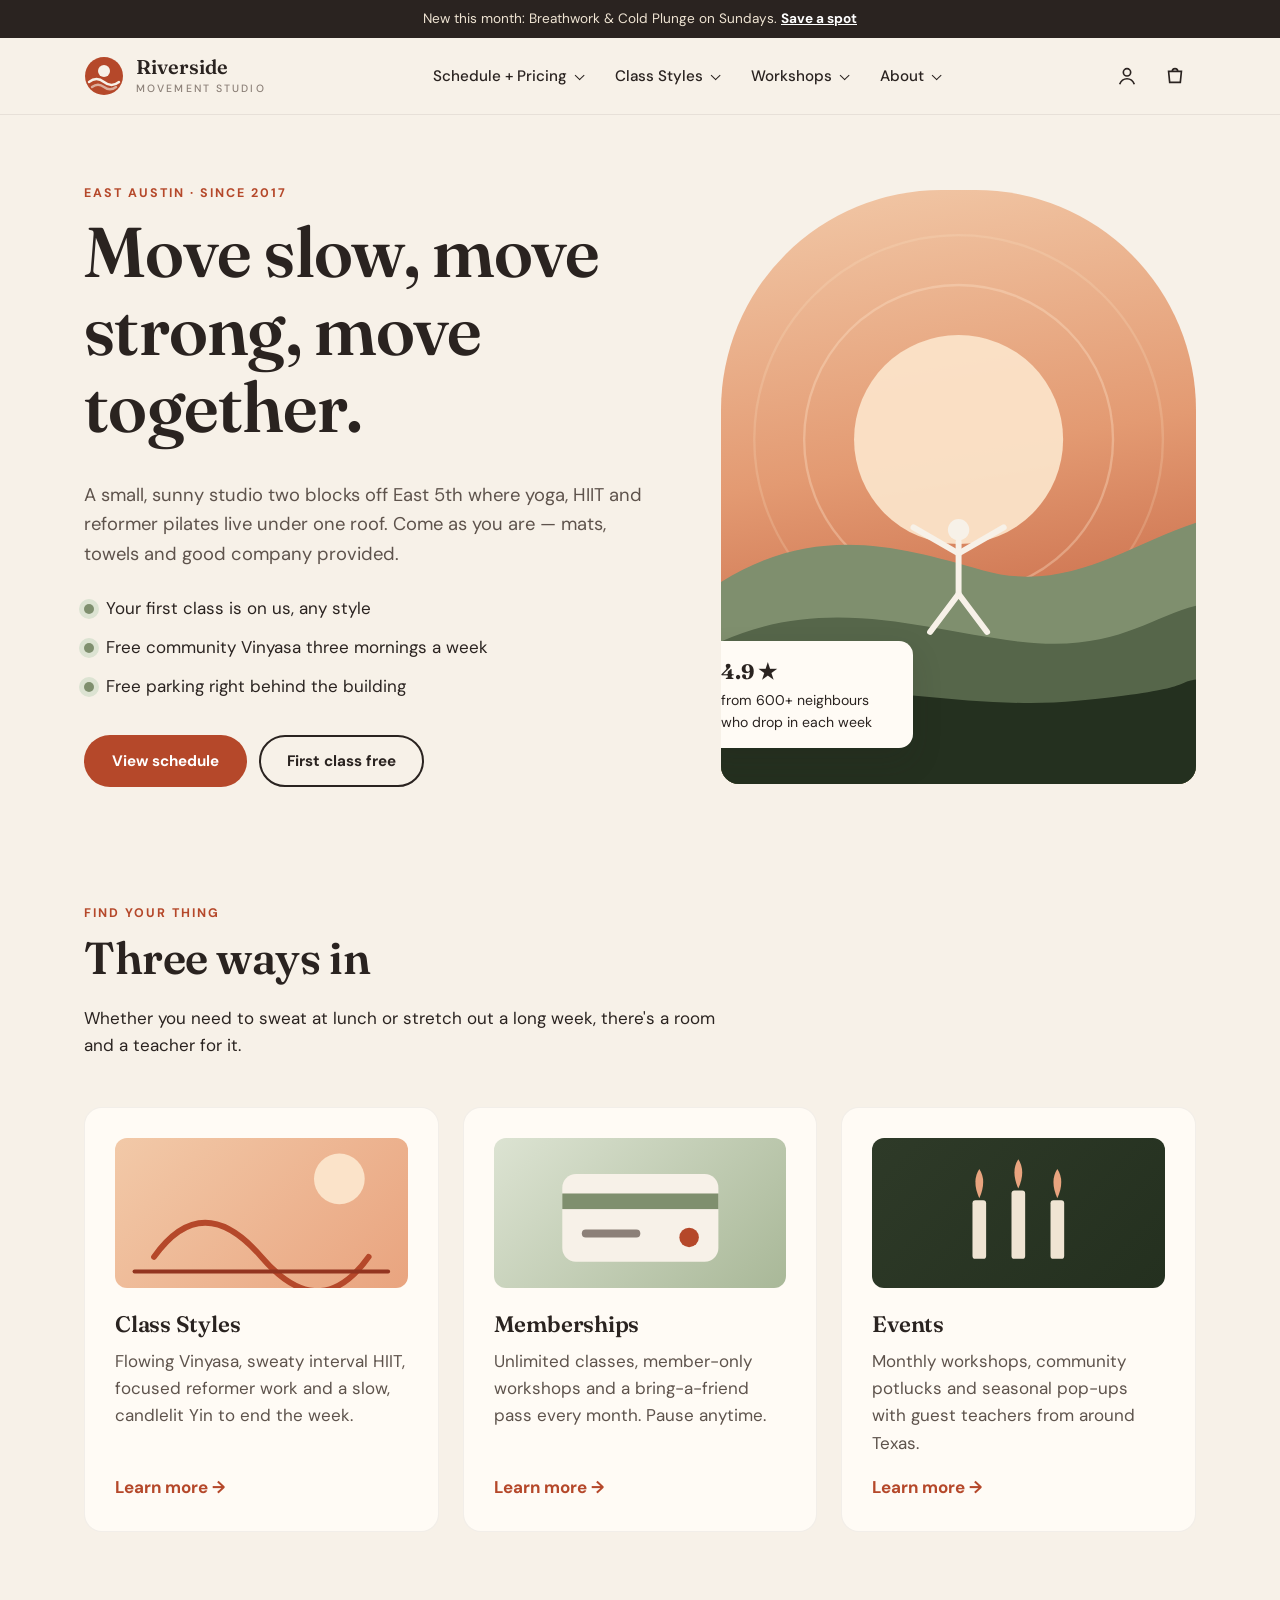
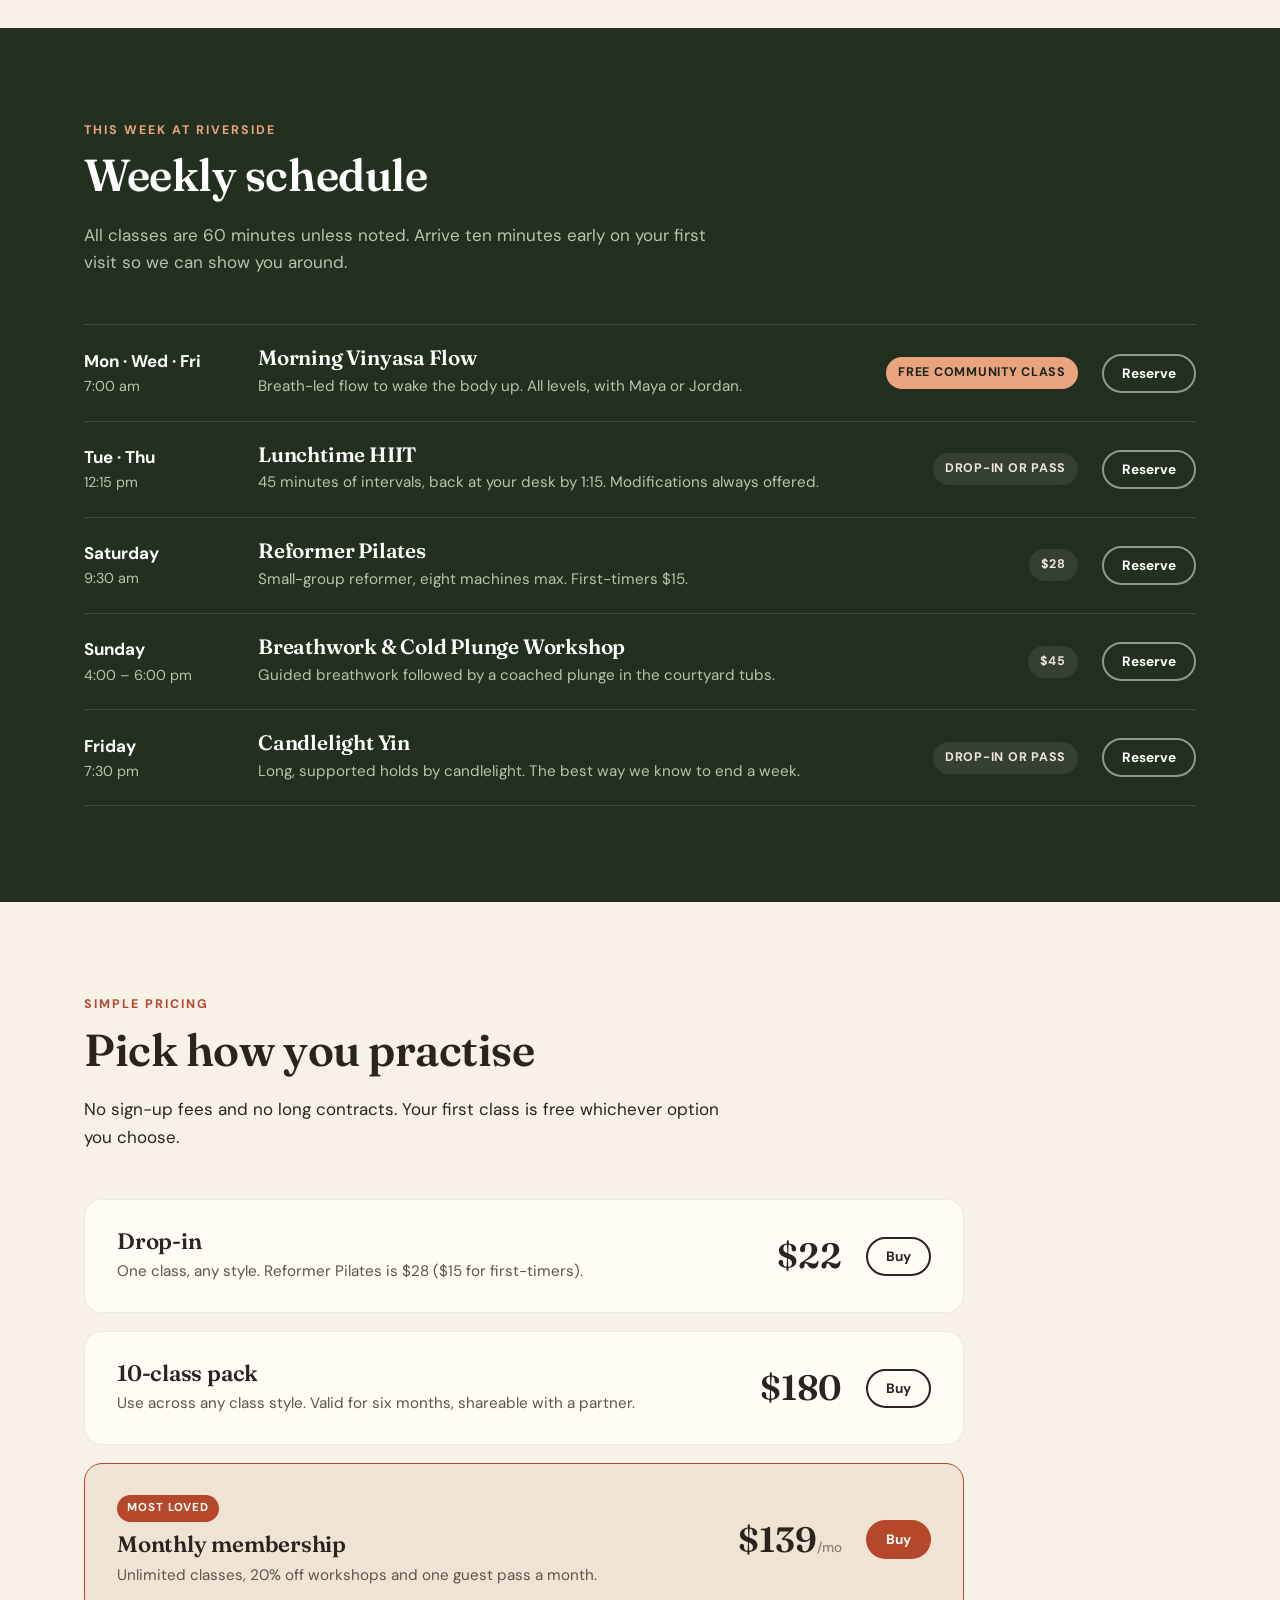
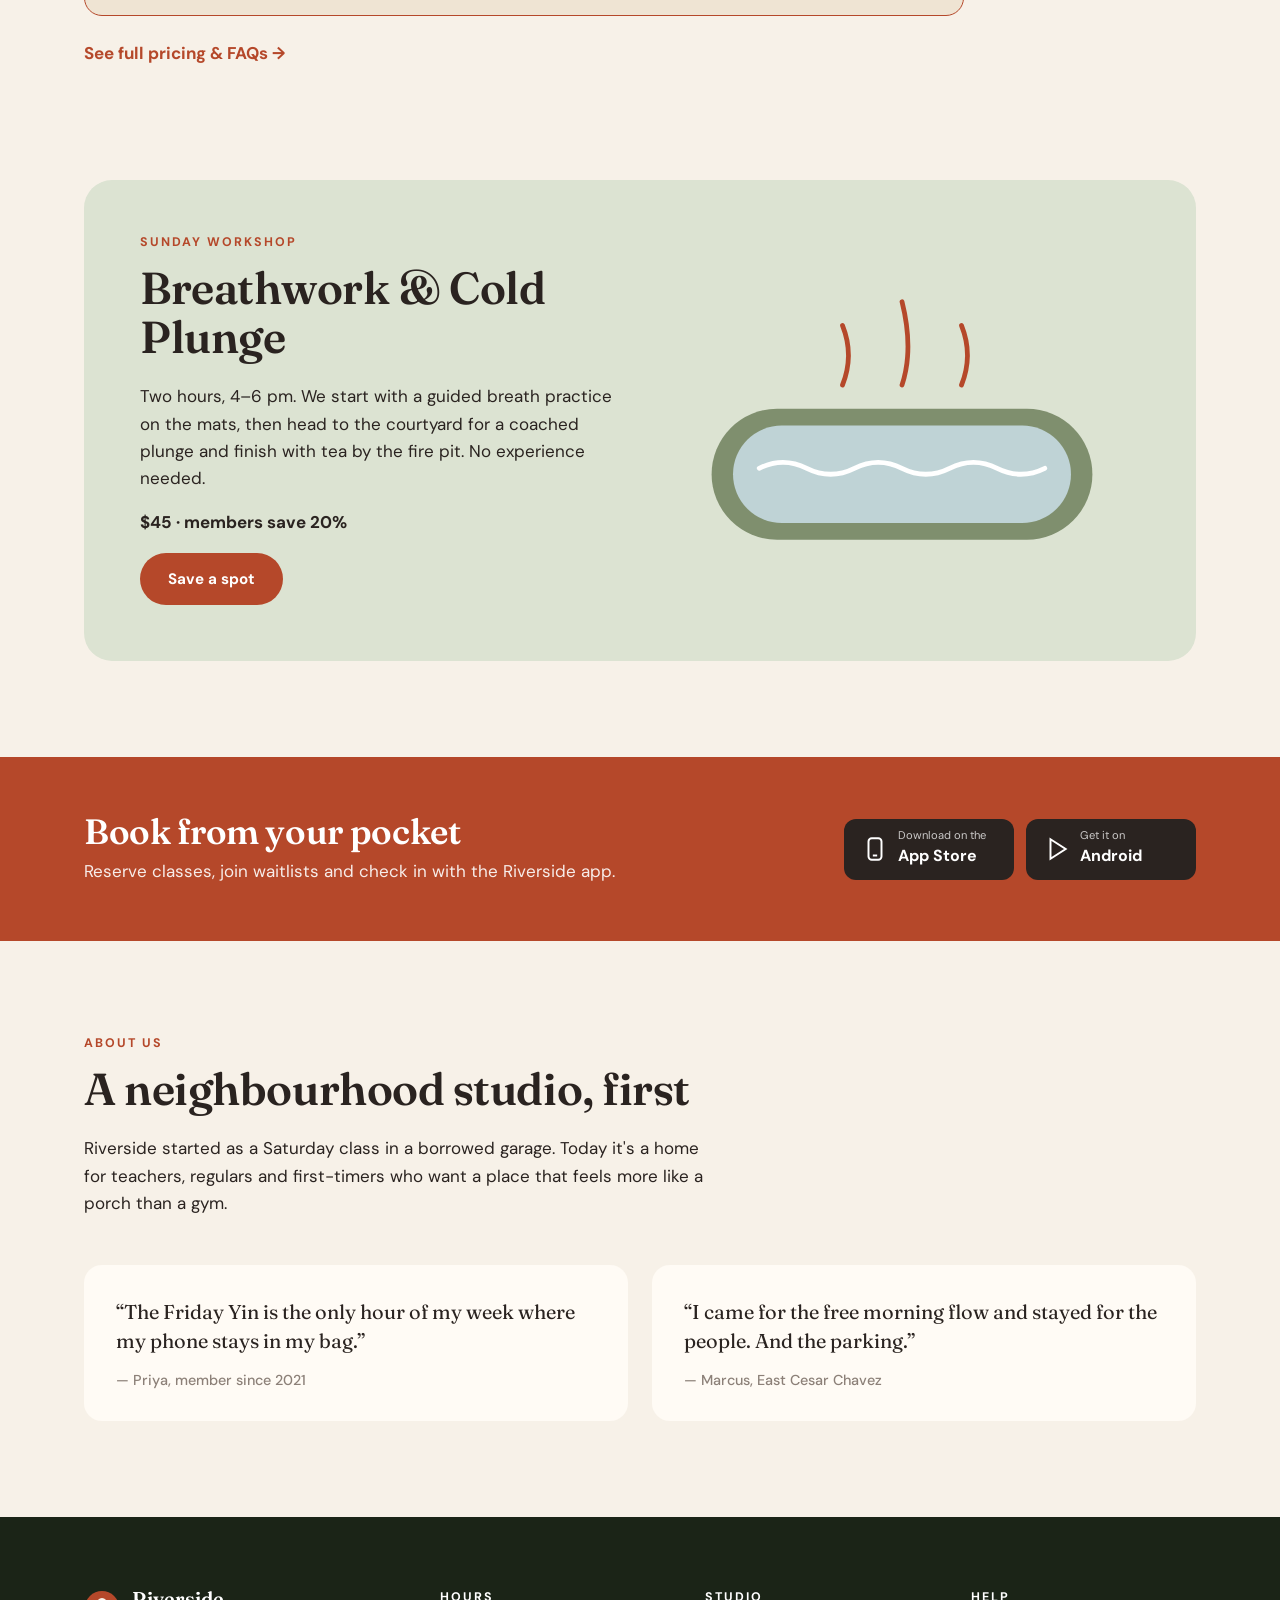
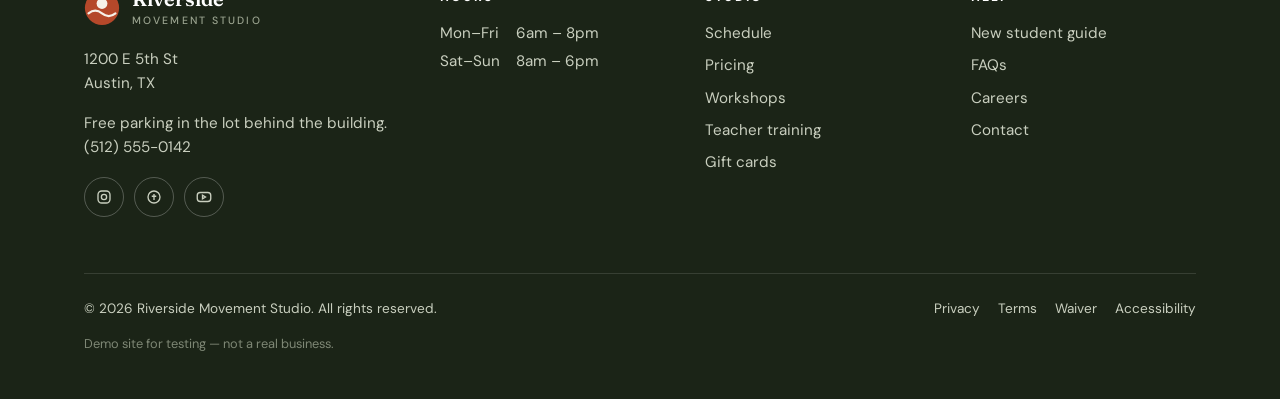
<file: riverside/index.html>
<!doctype html>
<html lang="en">
<head>
<meta charset="utf-8">
<meta name="viewport" content="width=device-width, initial-scale=1">
<meta name="robots" content="noindex">
<title>Riverside Movement Studio — Yoga, HIIT &amp; Reformer in East Austin</title>
<link rel="preconnect" href="https://fonts.googleapis.com">
<link rel="preconnect" href="https://fonts.gstatic.com" crossorigin>
<link href="https://fonts.googleapis.com/css2?family=Fraunces:opsz,wght@9..144,400;9..144,600&family=DM+Sans:wght@400;500;700&display=swap" rel="stylesheet">
<style>
:root{
  --cream:#F7F1E8; --sand:#EFE4D3; --paper:#FFFBF5;
  --ink:#2A2320; --ink-soft:#5E534C; --muted:#8C8078;
  --clay:#B5482A; --clay-dark:#933520; --sage:#7F8F6E; --sage-soft:#DCE3D2;
  --night:#24301F; --night-2:#1B2417;
  --serif:"Fraunces","Iowan Old Style","Palatino Linotype",Palatino,Georgia,serif;
  --sans:"DM Sans",system-ui,-apple-system,"Segoe UI",Roboto,Helvetica,Arial,sans-serif;
  --r:18px; --wrap:1160px;
}
*{box-sizing:border-box}
html{scroll-behavior:smooth}
body{margin:0;background:var(--cream);color:var(--ink);font:400 17px/1.6 var(--sans);overflow-x:hidden}
img,svg{display:block;max-width:100%}
a{color:inherit}
h1,h2,h3{font-family:var(--serif);font-weight:600;line-height:1.1;margin:0 0 .5em;letter-spacing:-.01em}
h1{font-size:clamp(2.4rem,6vw,4.4rem)}
h2{font-size:clamp(1.9rem,4vw,2.8rem)}
h3{font-size:1.4rem}
p{margin:0 0 1em}
.wrap{max-width:var(--wrap);margin:0 auto;padding:0 24px}
@media (max-width:480px){.wrap{padding:0 16px}}
.eyebrow{font:700 .78rem/1 var(--sans);letter-spacing:.16em;text-transform:uppercase;color:var(--clay);margin-bottom:14px;display:block}
.btn{display:inline-flex;align-items:center;justify-content:center;gap:8px;padding:14px 26px;border-radius:999px;font:700 .95rem var(--sans);text-decoration:none;border:2px solid transparent;cursor:pointer;transition:transform .15s,background .15s}
.btn:hover{transform:translateY(-1px)}
.btn-primary{background:var(--clay);color:#fff}
.btn-primary:hover{background:var(--clay-dark)}
.btn-ghost{border-color:var(--ink);color:var(--ink);background:transparent}
.btn-small{padding:9px 18px;font-size:.85rem}

/* announcement + header */
.announce{background:var(--ink);color:var(--sand);text-align:center;font-size:.85rem;padding:8px 16px}
.announce a{color:#fff;font-weight:700}
header.site{position:sticky;top:0;z-index:50;background:rgba(247,241,232,.94);backdrop-filter:blur(8px);border-bottom:1px solid rgba(42,35,32,.08)}
.nav{display:flex;align-items:center;justify-content:space-between;height:76px;gap:24px}
.logo{display:flex;align-items:center;gap:12px;text-decoration:none}
.logo-text{font-family:var(--serif);font-size:1.25rem;line-height:1;font-weight:600}
.logo-text small{display:block;font:500 .66rem var(--sans);letter-spacing:.2em;text-transform:uppercase;color:var(--muted);margin-top:5px}
.menu{display:flex;align-items:center;gap:6px;list-style:none;margin:0;padding:0}
.menu>li{position:relative}
.menu>li>a{display:block;padding:10px 14px;text-decoration:none;font-weight:500;font-size:.95rem;border-radius:999px}
.menu>li>a:hover{background:var(--sand)}
.menu .caret{display:inline-block;width:7px;height:7px;border-right:1.5px solid currentColor;border-bottom:1.5px solid currentColor;transform:rotate(45deg) translateY(-3px);margin-left:7px}
.drop{position:absolute;left:0;top:100%;min-width:220px;background:var(--paper);border-radius:14px;box-shadow:0 18px 40px rgba(42,35,32,.14);padding:10px;list-style:none;margin:0;opacity:0;visibility:hidden;transform:translateY(6px);transition:.15s}
.menu>li:hover .drop,.menu>li:focus-within .drop{opacity:1;visibility:visible;transform:none}
.drop a{display:block;padding:9px 12px;border-radius:8px;text-decoration:none;font-size:.92rem}
.drop a:hover{background:var(--sand)}
.nav-tools{display:flex;align-items:center;gap:6px}
.icon-btn{width:42px;height:42px;border-radius:50%;display:grid;place-items:center;background:transparent;border:0;color:var(--ink);cursor:pointer;text-decoration:none}
.icon-btn:hover{background:var(--sand)}
.burger{display:none}
@media (max-width:920px){
  .burger{display:grid}
  .menu{position:absolute;left:0;right:0;top:76px;flex-direction:column;align-items:stretch;background:var(--paper);padding:12px 16px 20px;border-bottom:1px solid rgba(42,35,32,.1);display:none;max-height:calc(100vh - 76px);overflow:auto}
  .menu.open{display:flex}
  .menu>li>a{padding:14px 8px;border-radius:0;border-bottom:1px solid var(--sand)}
  .drop{position:static;opacity:1;visibility:visible;transform:none;box-shadow:none;background:transparent;padding:0 0 8px 12px;min-width:0}
}

/* hero */
.hero{position:relative;overflow:hidden;padding:72px 0 96px}
.hero-grid{display:grid;grid-template-columns:1.1fr .9fr;gap:56px;align-items:center}
.hero p.lead{font-size:1.15rem;color:var(--ink-soft);max-width:34em}
.facts{list-style:none;padding:0;margin:26px 0 34px;display:grid;gap:12px}
.facts li{display:flex;gap:12px;align-items:flex-start}
.facts li::before{content:"";flex:none;width:10px;height:10px;margin-top:9px;border-radius:50%;background:var(--sage);box-shadow:0 0 0 5px var(--sage-soft)}
.cta-row{display:flex;flex-wrap:wrap;gap:12px}
.hero-art{position:relative;aspect-ratio:4/5;border-radius:220px 220px var(--r) var(--r);background:linear-gradient(170deg,#F2C9A8 0%,#E39A72 45%,#B5482A 100%);overflow:hidden}
.hero-art svg{position:absolute;inset:0;width:100%;height:100%}
.hero-badge{position:absolute;left:-18px;bottom:36px;background:var(--paper);border-radius:14px;padding:14px 18px;box-shadow:0 14px 30px rgba(42,35,32,.15);font-size:.88rem;max-width:210px}
.hero-badge strong{font-family:var(--serif);font-size:1.3rem;display:block}
@media (max-width:860px){.hero{padding:48px 0 64px}.hero-grid{grid-template-columns:1fr;gap:40px}.hero-art{max-width:420px;width:100%;margin:0 auto}.hero-badge{left:12px}}

/* features */
.section{padding:96px 0}
@media (max-width:600px){.section{padding:64px 0}}
.section-head{max-width:640px;margin-bottom:48px}
.features{display:grid;grid-template-columns:repeat(3,1fr);gap:24px}
.card{background:var(--paper);border-radius:var(--r);padding:30px;display:flex;flex-direction:column;border:1px solid rgba(42,35,32,.06)}
.card .art{height:150px;border-radius:12px;margin-bottom:24px;overflow:hidden}
.card p{color:var(--ink-soft);flex:1}
.more{font-weight:700;text-decoration:none;color:var(--clay);display:inline-flex;gap:6px;align-items:center}
.more:hover{text-decoration:underline}
@media (max-width:860px){.features{grid-template-columns:1fr}}

/* schedule (dark) */
.dark{background:var(--night);color:#EDE6DA}
.dark h2{color:#fff}
.dark .eyebrow{color:#E9A47F}
.sched{display:grid;gap:0;border-top:1px solid rgba(255,255,255,.14)}
.row{display:grid;grid-template-columns:150px 1fr auto auto;gap:24px;align-items:center;padding:22px 0;border-bottom:1px solid rgba(255,255,255,.14)}
.row .when{font-weight:700;color:#fff}
.row .when span{display:block;font-weight:400;color:#B9C2AE;font-size:.9rem}
.row h3{margin:0 0 4px;color:#fff;font-size:1.3rem}
.row p{margin:0;color:#B9C2AE;font-size:.95rem}
.tag{font-size:.78rem;font-weight:700;letter-spacing:.06em;text-transform:uppercase;padding:6px 12px;border-radius:999px;background:rgba(255,255,255,.08);white-space:nowrap}
.tag.free{background:#E9A47F;color:var(--night-2)}
.dark .btn-ghost{border-color:rgba(255,255,255,.5);color:#fff}
@media (max-width:760px){.row{grid-template-columns:1fr auto;gap:8px 16px}.row .when{grid-column:1/-1}.row .act{grid-column:1/-1}}

/* pricing */
.prices{display:grid;gap:18px;max-width:880px}
.price{display:grid;grid-template-columns:1fr auto auto;gap:24px;align-items:center;background:var(--paper);border-radius:var(--r);padding:28px 32px;border:1px solid rgba(42,35,32,.08)}
.price.feature{background:var(--sand);border-color:var(--clay)}
.price h3{margin-bottom:6px}
.price p{margin:0;color:var(--ink-soft);font-size:.95rem}
.amount{font-family:var(--serif);font-size:2.2rem;font-weight:600;white-space:nowrap}
.amount small{font:500 .85rem var(--sans);color:var(--muted)}
.ribbon{display:inline-block;background:var(--clay);color:#fff;font-size:.72rem;font-weight:700;letter-spacing:.08em;text-transform:uppercase;padding:4px 10px;border-radius:999px;margin-bottom:10px}
@media (max-width:640px){.price{grid-template-columns:1fr auto;padding:24px 20px}.price .btn{grid-column:1/-1}}

/* workshop band */
.workshop{display:grid;grid-template-columns:1fr 1fr;gap:48px;align-items:center;background:var(--sage-soft);border-radius:28px;padding:56px}
@media (max-width:860px){.workshop{grid-template-columns:1fr;padding:32px 22px}}

/* app strip */
.app{background:var(--clay);color:#fff;padding:56px 0}
.app .wrap{display:flex;align-items:center;justify-content:space-between;gap:32px;flex-wrap:wrap}
.app h2{color:#fff;margin:0 0 6px;font-size:clamp(1.6rem,3vw,2.2rem)}
.app p{margin:0;opacity:.9}
.badges{display:flex;gap:12px;flex-wrap:wrap}
.badge{display:flex;align-items:center;gap:10px;background:var(--ink);color:#fff;border-radius:12px;padding:10px 18px;text-decoration:none;min-width:170px}
.badge span{font-size:.7rem;opacity:.75;display:block;line-height:1.2}
.badge strong{font-size:1rem;line-height:1.2}

/* testimonials */
.quotes{display:grid;grid-template-columns:repeat(2,1fr);gap:24px}
blockquote{margin:0;background:var(--paper);border-radius:var(--r);padding:32px;font-family:var(--serif);font-size:1.25rem;line-height:1.45}
blockquote footer{font:500 .9rem var(--sans);color:var(--muted);margin-top:16px}
@media (max-width:760px){.quotes{grid-template-columns:1fr}}

/* footer */
footer.site{background:var(--night-2);color:#C9CFBF;padding:72px 0 32px;font-size:.95rem}
footer.site h4{font:700 .78rem var(--sans);letter-spacing:.16em;text-transform:uppercase;color:#fff;margin:0 0 16px}
.foot-grid{display:grid;grid-template-columns:1.4fr 1fr 1fr 1fr;gap:40px}
.foot-grid ul{list-style:none;margin:0;padding:0;display:grid;gap:8px}
.foot-grid a{text-decoration:none}
.foot-grid a:hover{color:#fff;text-decoration:underline}
.hours{display:grid;grid-template-columns:auto 1fr;gap:4px 16px}
.social{display:flex;gap:10px;margin-top:18px}
.social a{width:40px;height:40px;border-radius:50%;border:1px solid rgba(255,255,255,.25);display:grid;place-items:center}
.legal{display:flex;flex-wrap:wrap;justify-content:space-between;gap:16px;border-top:1px solid rgba(255,255,255,.12);margin-top:56px;padding-top:24px;font-size:.85rem}
.legal nav{display:flex;flex-wrap:wrap;gap:18px}
.legal a{text-decoration:none}
.demo-note{color:#7E8775;font-size:.8rem;margin-top:14px}
@media (max-width:860px){.foot-grid{grid-template-columns:1fr 1fr}}
@media (max-width:520px){.foot-grid{grid-template-columns:1fr}}
.sr{position:absolute;width:1px;height:1px;overflow:hidden;clip:rect(0 0 0 0)}
</style>
</head>
<body>

<div class="announce">New this month: Breathwork &amp; Cold Plunge on Sundays. <a href="#workshops">Save a spot</a></div>

<header class="site">
  <div class="wrap nav">
    <a class="logo" href="index.html" aria-label="Riverside Movement Studio home">
      <svg width="40" height="40" viewBox="0 0 40 40" aria-hidden="true">
        <circle cx="20" cy="20" r="19" fill="#B5482A"/>
        <circle cx="20" cy="15" r="6" fill="#F7F1E8"/>
        <path d="M5 26c5-4 10-4 15 0s10 4 15 0" fill="none" stroke="#F7F1E8" stroke-width="2.4" stroke-linecap="round"/>
        <path d="M8 31c4-3 8-3 12 0s8 3 12 0" fill="none" stroke="#F7F1E8" stroke-width="2.4" stroke-linecap="round" opacity=".6"/>
      </svg>
      <span class="logo-text">Riverside<small>Movement Studio</small></span>
    </a>
    <ul class="menu" id="menu">
      <li><a href="#schedule">Schedule + Pricing<i class="caret"></i></a>
        <ul class="drop"><li><a href="#schedule">Weekly schedule</a></li><li><a href="pricing.html">Pricing</a></li><li><a href="#pricing">Intro offer</a></li></ul></li>
      <li><a href="#styles">Class Styles<i class="caret"></i></a>
        <ul class="drop"><li><a href="#styles">Vinyasa</a></li><li><a href="#styles">Lunchtime HIIT</a></li><li><a href="#styles">Reformer Pilates</a></li><li><a href="#styles">Candlelight Yin</a></li></ul></li>
      <li><a href="#workshops">Workshops<i class="caret"></i></a>
        <ul class="drop"><li><a href="#workshops">Breathwork &amp; Cold Plunge</a></li><li><a href="#workshops">Private events</a></li></ul></li>
      <li><a href="#about">About<i class="caret"></i></a>
        <ul class="drop"><li><a href="#about">Our story</a></li><li><a href="#visit">Visit us</a></li><li><a href="#visit">Contact</a></li></ul></li>
    </ul>
    <div class="nav-tools">
      <a class="icon-btn" href="#" aria-label="Account">
        <svg width="22" height="22" viewBox="0 0 24 24" fill="none" stroke="currentColor" stroke-width="1.8"><circle cx="12" cy="8" r="4"/><path d="M4 21c1.5-4 4.5-6 8-6s6.5 2 8 6"/></svg>
      </a>
      <a class="icon-btn" href="#" aria-label="Cart">
        <svg width="22" height="22" viewBox="0 0 24 24" fill="none" stroke="currentColor" stroke-width="1.8"><path d="M5 7h14l-1.2 12H6.2z"/><path d="M9 7a3 3 0 0 1 6 0"/></svg>
      </a>
      <button class="icon-btn burger" id="burger" aria-label="Open menu" aria-expanded="false" aria-controls="menu">
        <svg width="24" height="24" viewBox="0 0 24 24" fill="none" stroke="currentColor" stroke-width="2" stroke-linecap="round"><path d="M4 7h16M4 12h16M4 17h10"/></svg>
      </button>
    </div>
  </div>
</header>

<main>
<section class="hero">
  <div class="wrap hero-grid">
    <div>
      <span class="eyebrow">East Austin · since 2017</span>
      <h1>Move slow, move strong, move together.</h1>
      <p class="lead">A small, sunny studio two blocks off East 5th where yoga, HIIT and reformer pilates live under one roof. Come as you are — mats, towels and good company provided.</p>
      <ul class="facts">
        <li>Your first class is on us, any style</li>
        <li>Free community Vinyasa three mornings a week</li>
        <li>Free parking right behind the building</li>
      </ul>
      <div class="cta-row">
        <a class="btn btn-primary" href="#schedule">View schedule</a>
        <a class="btn btn-ghost" href="#pricing">First class free</a>
      </div>
    </div>
    <div class="hero-art" role="img" aria-label="Illustration of the sun setting over gentle hills">
      <svg viewBox="0 0 400 500" preserveAspectRatio="xMidYMid slice" aria-hidden="true">
        <circle cx="200" cy="210" r="88" fill="#FBE3C9" opacity=".95"/>
        <circle cx="200" cy="210" r="130" fill="none" stroke="#FBE3C9" stroke-opacity=".35" stroke-width="2"/>
        <circle cx="200" cy="210" r="172" fill="none" stroke="#FBE3C9" stroke-opacity=".2" stroke-width="2"/>
        <path d="M0 330 C80 280 150 300 220 320 S340 300 400 280 V500 H0z" fill="#7F8F6E"/>
        <path d="M0 380 C90 340 170 370 250 380 S360 360 400 350 V500 H0z" fill="#56664A"/>
        <path d="M0 430 C100 405 200 440 300 430 S380 415 400 412 V500 H0z" fill="#24301F"/>
        <g stroke="#F7F1E8" stroke-width="5" stroke-linecap="round" fill="none">
          <circle cx="200" cy="286" r="9" fill="#F7F1E8" stroke="none"/>
          <path d="M200 296 L200 340"/>
          <path d="M200 306 L162 284 M200 306 L238 284"/>
          <path d="M200 340 L176 372 M200 340 L224 372"/>
        </g>
      </svg>
      <div class="hero-badge"><strong>4.9 ★</strong>from 600+ neighbours who drop in each week</div>
    </div>
  </div>
</section>

<section class="section" id="styles" style="padding-top:24px">
  <div class="wrap">
    <div class="section-head">
      <span class="eyebrow">Find your thing</span>
      <h2>Three ways in</h2>
      <p>Whether you need to sweat at lunch or stretch out a long week, there's a room and a teacher for it.</p>
    </div>
    <div class="features">
      <article class="card">
        <div class="art" style="background:linear-gradient(135deg,#F2C9A8,#E9A47F)">
          <svg viewBox="0 0 300 150" width="100%" height="150" aria-hidden="true"><circle cx="230" cy="40" r="26" fill="#FBE3C9"/><path d="M40 120 Q90 50 150 120 T260 120" fill="none" stroke="#B5482A" stroke-width="6" stroke-linecap="round"/><path d="M20 135 H280" stroke="#933520" stroke-width="4" stroke-linecap="round"/></svg>
        </div>
        <h3>Class Styles</h3>
        <p>Flowing Vinyasa, sweaty interval HIIT, focused reformer work and a slow, candlelit Yin to end the week.</p>
        <a class="more" href="#schedule">Learn more →</a>
      </article>
      <article class="card">
        <div class="art" style="background:linear-gradient(135deg,#DCE3D2,#A9B898)">
          <svg viewBox="0 0 300 150" width="100%" height="150" aria-hidden="true"><rect x="70" y="35" width="160" height="90" rx="14" fill="#F7F1E8"/><rect x="70" y="55" width="160" height="16" fill="#7F8F6E"/><circle cx="200" cy="100" r="10" fill="#B5482A"/><rect x="90" y="92" width="60" height="8" rx="4" fill="#8C8078"/></svg>
        </div>
        <h3>Memberships</h3>
        <p>Unlimited classes, member-only workshops and a bring-a-friend pass every month. Pause anytime.</p>
        <a class="more" href="#pricing">Learn more →</a>
      </article>
      <article class="card">
        <div class="art" style="background:linear-gradient(135deg,#2E3A28,#24301F)">
          <svg viewBox="0 0 300 150" width="100%" height="150" aria-hidden="true"><g fill="#E9A47F"><path d="M110 60 q8-18 0-30 q-8 12 0 30z"/><path d="M150 50 q8-18 0-30 q-8 12 0 30z"/><path d="M190 60 q8-18 0-30 q-8 12 0 30z"/></g><g fill="#EFE4D3"><rect x="103" y="62" width="14" height="60" rx="3"/><rect x="143" y="52" width="14" height="70" rx="3"/><rect x="183" y="62" width="14" height="60" rx="3"/></g></svg>
        </div>
        <h3>Events</h3>
        <p>Monthly workshops, community potlucks and seasonal pop-ups with guest teachers from around Texas.</p>
        <a class="more" href="#workshops">Learn more →</a>
      </article>
    </div>
  </div>
</section>

<section class="section dark" id="schedule">
  <div class="wrap">
    <div class="section-head">
      <span class="eyebrow">This week at Riverside</span>
      <h2>Weekly schedule</h2>
      <p style="color:#B9C2AE">All classes are 60 minutes unless noted. Arrive ten minutes early on your first visit so we can show you around.</p>
    </div>
    <div class="sched">
      <div class="row">
        <div class="when">Mon · Wed · Fri<span>7:00 am</span></div>
        <div><h3>Morning Vinyasa Flow</h3><p>Breath-led flow to wake the body up. All levels, with Maya or Jordan.</p></div>
        <span class="tag free">Free community class</span>
        <a class="btn btn-ghost btn-small act" href="#">Reserve</a>
      </div>
      <div class="row">
        <div class="when">Tue · Thu<span>12:15 pm</span></div>
        <div><h3>Lunchtime HIIT</h3><p>45 minutes of intervals, back at your desk by 1:15. Modifications always offered.</p></div>
        <span class="tag">Drop-in or pass</span>
        <a class="btn btn-ghost btn-small act" href="#">Reserve</a>
      </div>
      <div class="row">
        <div class="when">Saturday<span>9:30 am</span></div>
        <div><h3>Reformer Pilates</h3><p>Small-group reformer, eight machines max. First-timers $15.</p></div>
        <span class="tag">$28</span>
        <a class="btn btn-ghost btn-small act" href="#">Reserve</a>
      </div>
      <div class="row">
        <div class="when">Sunday<span>4:00 – 6:00 pm</span></div>
        <div><h3>Breathwork &amp; Cold Plunge Workshop</h3><p>Guided breathwork followed by a coached plunge in the courtyard tubs.</p></div>
        <span class="tag">$45</span>
        <a class="btn btn-ghost btn-small act" href="#">Reserve</a>
      </div>
      <div class="row">
        <div class="when">Friday<span>7:30 pm</span></div>
        <div><h3>Candlelight Yin</h3><p>Long, supported holds by candlelight. The best way we know to end a week.</p></div>
        <span class="tag">Drop-in or pass</span>
        <a class="btn btn-ghost btn-small act" href="#">Reserve</a>
      </div>
    </div>
  </div>
</section>

<section class="section" id="pricing">
  <div class="wrap">
    <div class="section-head">
      <span class="eyebrow">Simple pricing</span>
      <h2>Pick how you practise</h2>
      <p>No sign-up fees and no long contracts. Your first class is free whichever option you choose.</p>
    </div>
    <div class="prices">
      <div class="price">
        <div><h3>Drop-in</h3><p>One class, any style. Reformer Pilates is $28 ($15 for first-timers).</p></div>
        <div class="amount">$22</div>
        <button class="btn btn-ghost btn-small" type="button">Buy</button>
      </div>
      <div class="price">
        <div><h3>10-class pack</h3><p>Use across any class style. Valid for six months, shareable with a partner.</p></div>
        <div class="amount">$180</div>
        <button class="btn btn-ghost btn-small" type="button">Buy</button>
      </div>
      <div class="price feature">
        <div><span class="ribbon">Most loved</span><h3>Monthly membership</h3><p>Unlimited classes, 20% off workshops and one guest pass a month.</p></div>
        <div class="amount">$139<small>/mo</small></div>
        <button class="btn btn-primary btn-small" type="button">Buy</button>
      </div>
    </div>
    <p style="margin-top:24px"><a class="more" href="pricing.html">See full pricing &amp; FAQs →</a></p>
  </div>
</section>

<section class="section" id="workshops" style="padding-top:0">
  <div class="wrap">
    <div class="workshop">
      <div>
        <span class="eyebrow">Sunday workshop</span>
        <h2>Breathwork &amp; Cold Plunge</h2>
        <p>Two hours, 4–6 pm. We start with a guided breath practice on the mats, then head to the courtyard for a coached plunge and finish with tea by the fire pit. No experience needed.</p>
        <p><strong>$45 · members save 20%</strong></p>
        <a class="btn btn-primary" href="#">Save a spot</a>
      </div>
      <svg viewBox="0 0 400 260" aria-hidden="true">
        <rect x="40" y="120" width="320" height="110" rx="55" fill="#7F8F6E"/>
        <rect x="58" y="134" width="284" height="82" rx="41" fill="#BFD3D6"/>
        <path d="M80 170 q20-10 40 0 t40 0 t40 0 t40 0 t40 0 t40 0" fill="none" stroke="#fff" stroke-width="4" stroke-linecap="round"/>
        <g fill="none" stroke="#B5482A" stroke-width="4" stroke-linecap="round"><path d="M150 100 q10-25 0-50"/><path d="M200 100 q10-30 0-70"/><path d="M250 100 q10-25 0-50"/></g>
      </svg>
    </div>
  </div>
</section>

<section class="app">
  <div class="wrap">
    <div>
      <h2>Book from your pocket</h2>
      <p>Reserve classes, join waitlists and check in with the Riverside app.</p>
    </div>
    <div class="badges">
      <a class="badge" href="#" aria-label="App store placeholder">
        <svg width="26" height="26" viewBox="0 0 24 24" fill="none" stroke="#fff" stroke-width="1.8"><rect x="6" y="2" width="12" height="20" rx="3"/><path d="M10 18h4"/></svg>
        <div><span>Download on the</span><strong>App Store</strong></div>
      </a>
      <a class="badge" href="#" aria-label="Play store placeholder">
        <svg width="26" height="26" viewBox="0 0 24 24" fill="none" stroke="#fff" stroke-width="1.8"><path d="M6 3l14 9-14 9z"/></svg>
        <div><span>Get it on</span><strong>Android</strong></div>
      </a>
    </div>
  </div>
</section>

<section class="section" id="about">
  <div class="wrap">
    <div class="section-head">
      <span class="eyebrow">About us</span>
      <h2>A neighbourhood studio, first</h2>
      <p>Riverside started as a Saturday class in a borrowed garage. Today it's a home for teachers, regulars and first-timers who want a place that feels more like a porch than a gym.</p>
    </div>
    <div class="quotes">
      <blockquote>“The Friday Yin is the only hour of my week where my phone stays in my bag.”<footer>— Priya, member since 2021</footer></blockquote>
      <blockquote>“I came for the free morning flow and stayed for the people. And the parking.”<footer>— Marcus, East Cesar Chavez</footer></blockquote>
    </div>
  </div>
</section>
</main>

<footer class="site" id="visit">
  <div class="wrap">
    <div class="foot-grid">
      <div>
        <a class="logo" href="index.html" style="color:#fff;margin-bottom:20px">
          <svg width="36" height="36" viewBox="0 0 40 40" aria-hidden="true"><circle cx="20" cy="20" r="19" fill="#B5482A"/><circle cx="20" cy="15" r="6" fill="#F7F1E8"/><path d="M5 26c5-4 10-4 15 0s10 4 15 0" fill="none" stroke="#F7F1E8" stroke-width="2.4" stroke-linecap="round"/></svg>
          <span class="logo-text">Riverside<small style="color:#9AA38F">Movement Studio</small></span>
        </a>
        <p>1200 E 5th St<br>Austin, TX</p>
        <p>Free parking in the lot behind the building.<br><a href="tel:+15125550142">(512) 555-0142</a></p>
        <div class="social">
          <a href="#" aria-label="Social link 1"><svg width="18" height="18" viewBox="0 0 24 24" fill="none" stroke="currentColor" stroke-width="1.8"><rect x="4" y="4" width="16" height="16" rx="5"/><circle cx="12" cy="12" r="3.5"/></svg></a>
          <a href="#" aria-label="Social link 2"><svg width="18" height="18" viewBox="0 0 24 24" fill="none" stroke="currentColor" stroke-width="1.8"><circle cx="12" cy="12" r="8"/><path d="M12 8v8M9 11h6"/></svg></a>
          <a href="#" aria-label="Social link 3"><svg width="18" height="18" viewBox="0 0 24 24" fill="none" stroke="currentColor" stroke-width="1.8"><rect x="3" y="6" width="18" height="12" rx="4"/><path d="M10 9.5v5l4-2.5z"/></svg></a>
        </div>
      </div>
      <div>
        <h4>Hours</h4>
        <div class="hours"><span>Mon–Fri</span><span>6am – 8pm</span><span>Sat–Sun</span><span>8am – 6pm</span></div>
      </div>
      <div>
        <h4>Studio</h4>
        <ul><li><a href="#schedule">Schedule</a></li><li><a href="pricing.html">Pricing</a></li><li><a href="#workshops">Workshops</a></li><li><a href="#">Teacher training</a></li><li><a href="#">Gift cards</a></li></ul>
      </div>
      <div>
        <h4>Help</h4>
        <ul><li><a href="#">New student guide</a></li><li><a href="#">FAQs</a></li><li><a href="#">Careers</a></li><li><a href="#visit">Contact</a></li></ul>
      </div>
    </div>
    <div class="legal">
      <span>© 2026 Riverside Movement Studio. All rights reserved.</span>
      <nav><a href="#">Privacy</a><a href="#">Terms</a><a href="#">Waiver</a><a href="#">Accessibility</a></nav>
    </div>
    <p class="demo-note">Demo site for testing — not a real business.</p>
  </div>
</footer>

<script>
(function(){
  var b=document.getElementById('burger'),m=document.getElementById('menu');
  b.addEventListener('click',function(){var o=m.classList.toggle('open');b.setAttribute('aria-expanded',o);});
  m.addEventListener('click',function(e){if(e.target.tagName==='A'&&window.innerWidth<=920&&!e.target.querySelector('.caret')){m.classList.remove('open');b.setAttribute('aria-expanded','false');}});
})();
</script>
<script src="https://app-ai-600.dev.sweatpals.com/static/embed/community/booking-chat/script.js" data-key="sp_pk_rvt7knDTaGFmeFOYAQjJt58j4cFX0dcL" data-holdout-pct="0" data-name="Riverside Movement Studio" data-color="#2F6F62" async></script>
</body>
</html>
</file>
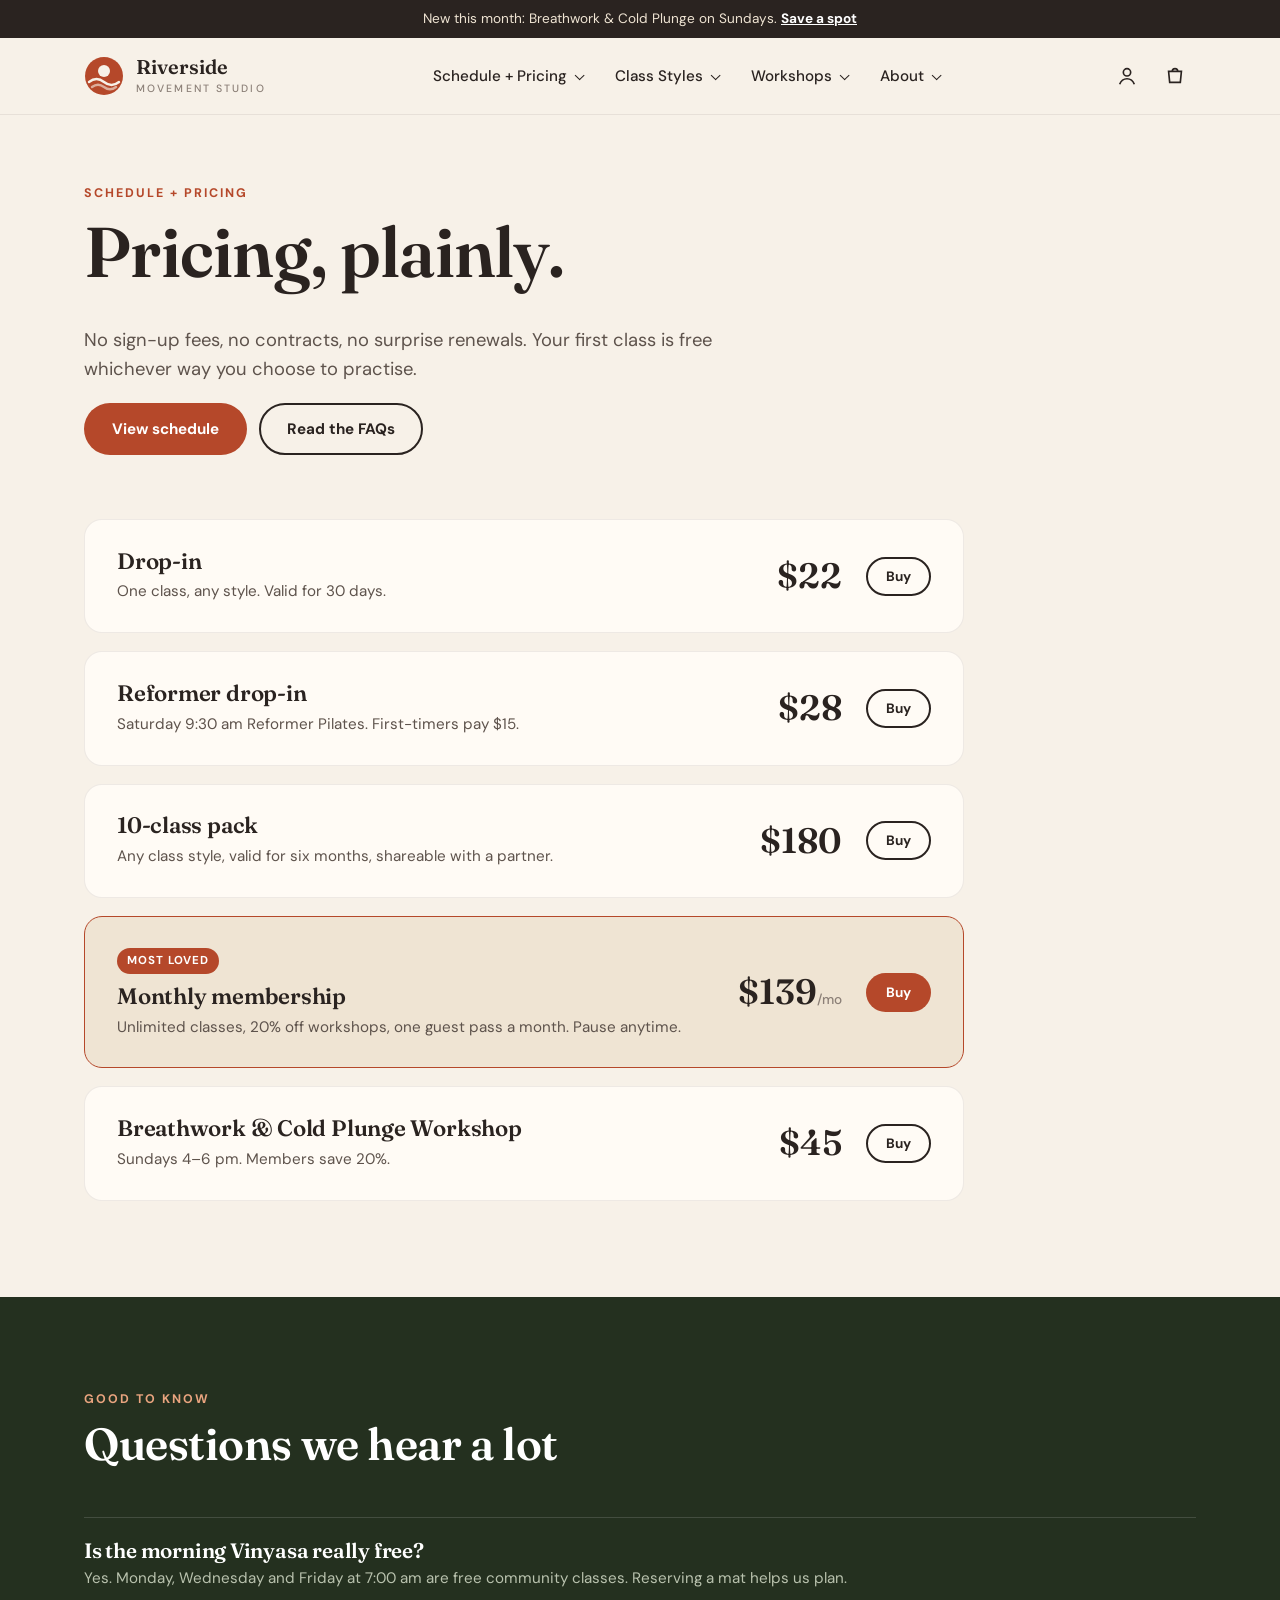
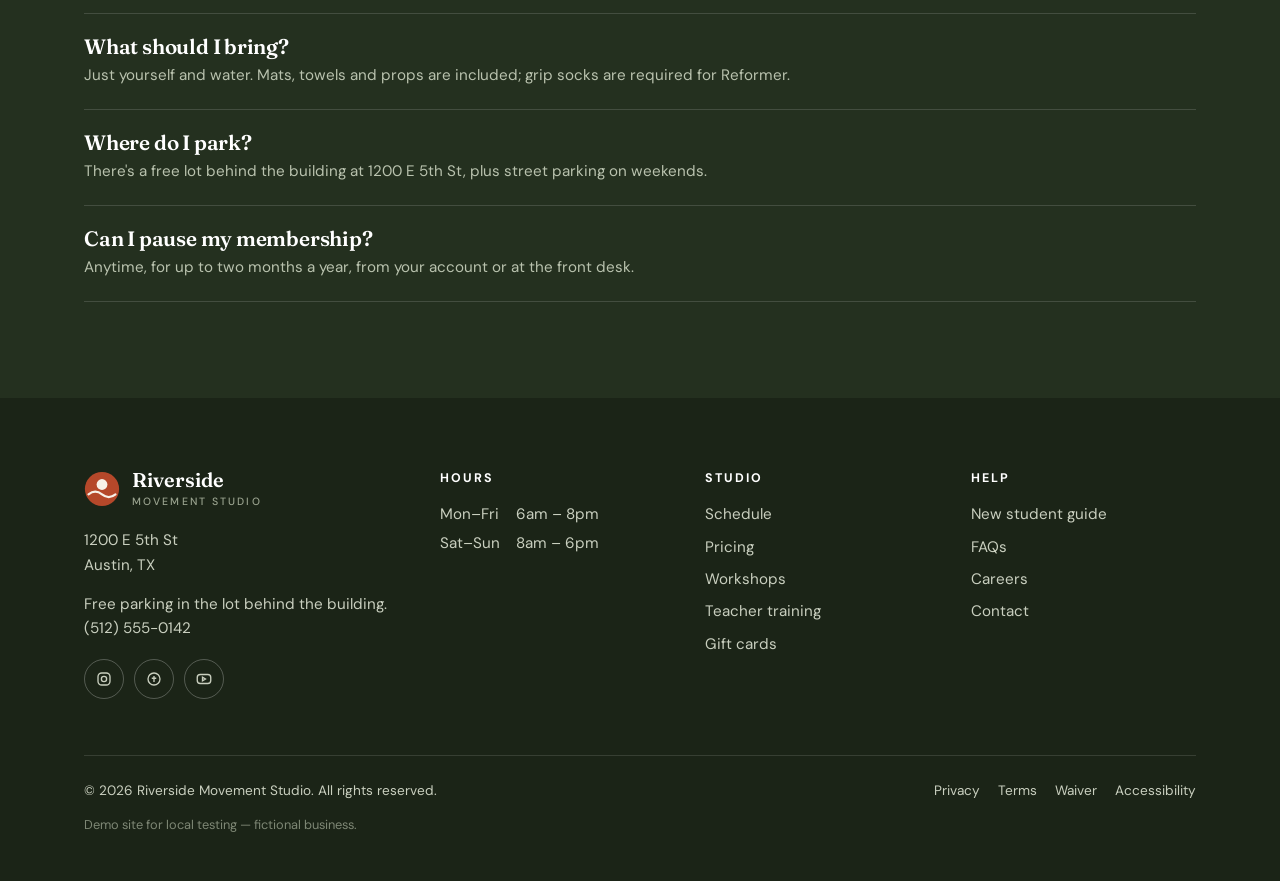
<file: pricing.html>
<!doctype html>
<html lang="en">
<head>
<meta charset="utf-8">
<meta name="viewport" content="width=device-width, initial-scale=1">
<title>Pricing — Riverside Movement Studio</title>
<link rel="preconnect" href="https://fonts.googleapis.com">
<link rel="preconnect" href="https://fonts.gstatic.com" crossorigin>
<link href="https://fonts.googleapis.com/css2?family=Fraunces:opsz,wght@9..144,400;9..144,600&family=DM+Sans:wght@400;500;700&display=swap" rel="stylesheet">
<style>
:root{
  --cream:#F7F1E8; --sand:#EFE4D3; --paper:#FFFBF5;
  --ink:#2A2320; --ink-soft:#5E534C; --muted:#8C8078;
  --clay:#B5482A; --clay-dark:#933520; --sage:#7F8F6E; --sage-soft:#DCE3D2;
  --night:#24301F; --night-2:#1B2417;
  --serif:"Fraunces","Iowan Old Style","Palatino Linotype",Palatino,Georgia,serif;
  --sans:"DM Sans",system-ui,-apple-system,"Segoe UI",Roboto,Helvetica,Arial,sans-serif;
  --r:18px; --wrap:1160px;
}
*{box-sizing:border-box}
html{scroll-behavior:smooth}
body{margin:0;background:var(--cream);color:var(--ink);font:400 17px/1.6 var(--sans);overflow-x:hidden}
img,svg{display:block;max-width:100%}
a{color:inherit}
h1,h2,h3{font-family:var(--serif);font-weight:600;line-height:1.1;margin:0 0 .5em;letter-spacing:-.01em}
h1{font-size:clamp(2.4rem,6vw,4.4rem)}
h2{font-size:clamp(1.9rem,4vw,2.8rem)}
h3{font-size:1.4rem}
p{margin:0 0 1em}
.wrap{max-width:var(--wrap);margin:0 auto;padding:0 24px}
@media (max-width:480px){.wrap{padding:0 16px}}
.eyebrow{font:700 .78rem/1 var(--sans);letter-spacing:.16em;text-transform:uppercase;color:var(--clay);margin-bottom:14px;display:block}
.btn{display:inline-flex;align-items:center;justify-content:center;gap:8px;padding:14px 26px;border-radius:999px;font:700 .95rem var(--sans);text-decoration:none;border:2px solid transparent;cursor:pointer;transition:transform .15s,background .15s}
.btn:hover{transform:translateY(-1px)}
.btn-primary{background:var(--clay);color:#fff}
.btn-primary:hover{background:var(--clay-dark)}
.btn-ghost{border-color:var(--ink);color:var(--ink);background:transparent}
.btn-small{padding:9px 18px;font-size:.85rem}

/* announcement + header */
.announce{background:var(--ink);color:var(--sand);text-align:center;font-size:.85rem;padding:8px 16px}
.announce a{color:#fff;font-weight:700}
header.site{position:sticky;top:0;z-index:50;background:rgba(247,241,232,.94);backdrop-filter:blur(8px);border-bottom:1px solid rgba(42,35,32,.08)}
.nav{display:flex;align-items:center;justify-content:space-between;height:76px;gap:24px}
.logo{display:flex;align-items:center;gap:12px;text-decoration:none}
.logo-text{font-family:var(--serif);font-size:1.25rem;line-height:1;font-weight:600}
.logo-text small{display:block;font:500 .66rem var(--sans);letter-spacing:.2em;text-transform:uppercase;color:var(--muted);margin-top:5px}
.menu{display:flex;align-items:center;gap:6px;list-style:none;margin:0;padding:0}
.menu>li{position:relative}
.menu>li>a{display:block;padding:10px 14px;text-decoration:none;font-weight:500;font-size:.95rem;border-radius:999px}
.menu>li>a:hover{background:var(--sand)}
.menu .caret{display:inline-block;width:7px;height:7px;border-right:1.5px solid currentColor;border-bottom:1.5px solid currentColor;transform:rotate(45deg) translateY(-3px);margin-left:7px}
.drop{position:absolute;left:0;top:100%;min-width:220px;background:var(--paper);border-radius:14px;box-shadow:0 18px 40px rgba(42,35,32,.14);padding:10px;list-style:none;margin:0;opacity:0;visibility:hidden;transform:translateY(6px);transition:.15s}
.menu>li:hover .drop,.menu>li:focus-within .drop{opacity:1;visibility:visible;transform:none}
.drop a{display:block;padding:9px 12px;border-radius:8px;text-decoration:none;font-size:.92rem}
.drop a:hover{background:var(--sand)}
.nav-tools{display:flex;align-items:center;gap:6px}
.icon-btn{width:42px;height:42px;border-radius:50%;display:grid;place-items:center;background:transparent;border:0;color:var(--ink);cursor:pointer;text-decoration:none}
.icon-btn:hover{background:var(--sand)}
.burger{display:none}
@media (max-width:920px){
  .burger{display:grid}
  .menu{position:absolute;left:0;right:0;top:76px;flex-direction:column;align-items:stretch;background:var(--paper);padding:12px 16px 20px;border-bottom:1px solid rgba(42,35,32,.1);display:none;max-height:calc(100vh - 76px);overflow:auto}
  .menu.open{display:flex}
  .menu>li>a{padding:14px 8px;border-radius:0;border-bottom:1px solid var(--sand)}
  .drop{position:static;opacity:1;visibility:visible;transform:none;box-shadow:none;background:transparent;padding:0 0 8px 12px;min-width:0}
}

/* hero */
.hero{position:relative;overflow:hidden;padding:72px 0 96px}
.hero-grid{display:grid;grid-template-columns:1.1fr .9fr;gap:56px;align-items:center}
.hero p.lead{font-size:1.15rem;color:var(--ink-soft);max-width:34em}
.facts{list-style:none;padding:0;margin:26px 0 34px;display:grid;gap:12px}
.facts li{display:flex;gap:12px;align-items:flex-start}
.facts li::before{content:"";flex:none;width:10px;height:10px;margin-top:9px;border-radius:50%;background:var(--sage);box-shadow:0 0 0 5px var(--sage-soft)}
.cta-row{display:flex;flex-wrap:wrap;gap:12px}
.hero-art{position:relative;aspect-ratio:4/5;border-radius:220px 220px var(--r) var(--r);background:linear-gradient(170deg,#F2C9A8 0%,#E39A72 45%,#B5482A 100%);overflow:hidden}
.hero-art svg{position:absolute;inset:0;width:100%;height:100%}
.hero-badge{position:absolute;left:-18px;bottom:36px;background:var(--paper);border-radius:14px;padding:14px 18px;box-shadow:0 14px 30px rgba(42,35,32,.15);font-size:.88rem;max-width:210px}
.hero-badge strong{font-family:var(--serif);font-size:1.3rem;display:block}
@media (max-width:860px){.hero{padding:48px 0 64px}.hero-grid{grid-template-columns:1fr;gap:40px}.hero-art{max-width:420px;width:100%;margin:0 auto}.hero-badge{left:12px}}

/* features */
.section{padding:96px 0}
@media (max-width:600px){.section{padding:64px 0}}
.section-head{max-width:640px;margin-bottom:48px}
.features{display:grid;grid-template-columns:repeat(3,1fr);gap:24px}
.card{background:var(--paper);border-radius:var(--r);padding:30px;display:flex;flex-direction:column;border:1px solid rgba(42,35,32,.06)}
.card .art{height:150px;border-radius:12px;margin-bottom:24px;overflow:hidden}
.card p{color:var(--ink-soft);flex:1}
.more{font-weight:700;text-decoration:none;color:var(--clay);display:inline-flex;gap:6px;align-items:center}
.more:hover{text-decoration:underline}
@media (max-width:860px){.features{grid-template-columns:1fr}}

/* schedule (dark) */
.dark{background:var(--night);color:#EDE6DA}
.dark h2{color:#fff}
.dark .eyebrow{color:#E9A47F}
.sched{display:grid;gap:0;border-top:1px solid rgba(255,255,255,.14)}
.row{display:grid;grid-template-columns:150px 1fr auto auto;gap:24px;align-items:center;padding:22px 0;border-bottom:1px solid rgba(255,255,255,.14)}
.row .when{font-weight:700;color:#fff}
.row .when span{display:block;font-weight:400;color:#B9C2AE;font-size:.9rem}
.row h3{margin:0 0 4px;color:#fff;font-size:1.3rem}
.row p{margin:0;color:#B9C2AE;font-size:.95rem}
.tag{font-size:.78rem;font-weight:700;letter-spacing:.06em;text-transform:uppercase;padding:6px 12px;border-radius:999px;background:rgba(255,255,255,.08);white-space:nowrap}
.tag.free{background:#E9A47F;color:var(--night-2)}
.dark .btn-ghost{border-color:rgba(255,255,255,.5);color:#fff}
@media (max-width:760px){.row{grid-template-columns:1fr auto;gap:8px 16px}.row .when{grid-column:1/-1}.row .act{grid-column:1/-1}}

/* pricing */
.prices{display:grid;gap:18px;max-width:880px}
.price{display:grid;grid-template-columns:1fr auto auto;gap:24px;align-items:center;background:var(--paper);border-radius:var(--r);padding:28px 32px;border:1px solid rgba(42,35,32,.08)}
.price.feature{background:var(--sand);border-color:var(--clay)}
.price h3{margin-bottom:6px}
.price p{margin:0;color:var(--ink-soft);font-size:.95rem}
.amount{font-family:var(--serif);font-size:2.2rem;font-weight:600;white-space:nowrap}
.amount small{font:500 .85rem var(--sans);color:var(--muted)}
.ribbon{display:inline-block;background:var(--clay);color:#fff;font-size:.72rem;font-weight:700;letter-spacing:.08em;text-transform:uppercase;padding:4px 10px;border-radius:999px;margin-bottom:10px}
@media (max-width:640px){.price{grid-template-columns:1fr auto;padding:24px 20px}.price .btn{grid-column:1/-1}}

/* workshop band */
.workshop{display:grid;grid-template-columns:1fr 1fr;gap:48px;align-items:center;background:var(--sage-soft);border-radius:28px;padding:56px}
@media (max-width:860px){.workshop{grid-template-columns:1fr;padding:32px 22px}}

/* app strip */
.app{background:var(--clay);color:#fff;padding:56px 0}
.app .wrap{display:flex;align-items:center;justify-content:space-between;gap:32px;flex-wrap:wrap}
.app h2{color:#fff;margin:0 0 6px;font-size:clamp(1.6rem,3vw,2.2rem)}
.app p{margin:0;opacity:.9}
.badges{display:flex;gap:12px;flex-wrap:wrap}
.badge{display:flex;align-items:center;gap:10px;background:var(--ink);color:#fff;border-radius:12px;padding:10px 18px;text-decoration:none;min-width:170px}
.badge span{font-size:.7rem;opacity:.75;display:block;line-height:1.2}
.badge strong{font-size:1rem;line-height:1.2}

/* testimonials */
.quotes{display:grid;grid-template-columns:repeat(2,1fr);gap:24px}
blockquote{margin:0;background:var(--paper);border-radius:var(--r);padding:32px;font-family:var(--serif);font-size:1.25rem;line-height:1.45}
blockquote footer{font:500 .9rem var(--sans);color:var(--muted);margin-top:16px}
@media (max-width:760px){.quotes{grid-template-columns:1fr}}

/* footer */
footer.site{background:var(--night-2);color:#C9CFBF;padding:72px 0 32px;font-size:.95rem}
footer.site h4{font:700 .78rem var(--sans);letter-spacing:.16em;text-transform:uppercase;color:#fff;margin:0 0 16px}
.foot-grid{display:grid;grid-template-columns:1.4fr 1fr 1fr 1fr;gap:40px}
.foot-grid ul{list-style:none;margin:0;padding:0;display:grid;gap:8px}
.foot-grid a{text-decoration:none}
.foot-grid a:hover{color:#fff;text-decoration:underline}
.hours{display:grid;grid-template-columns:auto 1fr;gap:4px 16px}
.social{display:flex;gap:10px;margin-top:18px}
.social a{width:40px;height:40px;border-radius:50%;border:1px solid rgba(255,255,255,.25);display:grid;place-items:center}
.legal{display:flex;flex-wrap:wrap;justify-content:space-between;gap:16px;border-top:1px solid rgba(255,255,255,.12);margin-top:56px;padding-top:24px;font-size:.85rem}
.legal nav{display:flex;flex-wrap:wrap;gap:18px}
.legal a{text-decoration:none}
.demo-note{color:#7E8775;font-size:.8rem;margin-top:14px}
@media (max-width:860px){.foot-grid{grid-template-columns:1fr 1fr}}
@media (max-width:520px){.foot-grid{grid-template-columns:1fr}}
.sr{position:absolute;width:1px;height:1px;overflow:hidden;clip:rect(0 0 0 0)}
</style>
</head>
<body>

<div class="announce">New this month: Breathwork &amp; Cold Plunge on Sundays. <a href="index.html#workshops">Save a spot</a></div>

<header class="site">
  <div class="wrap nav">
    <a class="logo" href="index.html" aria-label="Riverside Movement Studio home">
      <svg width="40" height="40" viewBox="0 0 40 40" aria-hidden="true">
        <circle cx="20" cy="20" r="19" fill="#B5482A"/>
        <circle cx="20" cy="15" r="6" fill="#F7F1E8"/>
        <path d="M5 26c5-4 10-4 15 0s10 4 15 0" fill="none" stroke="#F7F1E8" stroke-width="2.4" stroke-linecap="round"/>
        <path d="M8 31c4-3 8-3 12 0s8 3 12 0" fill="none" stroke="#F7F1E8" stroke-width="2.4" stroke-linecap="round" opacity=".6"/>
      </svg>
      <span class="logo-text">Riverside<small>Movement Studio</small></span>
    </a>
    <ul class="menu" id="menu">
      <li><a href="index.html#schedule">Schedule + Pricing<i class="caret"></i></a>
        <ul class="drop"><li><a href="index.html#schedule">Weekly schedule</a></li><li><a href="pricing.html">Pricing</a></li><li><a href="#pricing">Intro offer</a></li></ul></li>
      <li><a href="index.html#styles">Class Styles<i class="caret"></i></a>
        <ul class="drop"><li><a href="index.html#styles">Vinyasa</a></li><li><a href="index.html#styles">Lunchtime HIIT</a></li><li><a href="index.html#styles">Reformer Pilates</a></li><li><a href="index.html#styles">Candlelight Yin</a></li></ul></li>
      <li><a href="index.html#workshops">Workshops<i class="caret"></i></a>
        <ul class="drop"><li><a href="index.html#workshops">Breathwork &amp; Cold Plunge</a></li><li><a href="index.html#workshops">Private events</a></li></ul></li>
      <li><a href="index.html#about">About<i class="caret"></i></a>
        <ul class="drop"><li><a href="index.html#about">Our story</a></li><li><a href="#visit">Visit us</a></li><li><a href="#visit">Contact</a></li></ul></li>
    </ul>
    <div class="nav-tools">
      <a class="icon-btn" href="#" aria-label="Account">
        <svg width="22" height="22" viewBox="0 0 24 24" fill="none" stroke="currentColor" stroke-width="1.8"><circle cx="12" cy="8" r="4"/><path d="M4 21c1.5-4 4.5-6 8-6s6.5 2 8 6"/></svg>
      </a>
      <a class="icon-btn" href="#" aria-label="Cart">
        <svg width="22" height="22" viewBox="0 0 24 24" fill="none" stroke="currentColor" stroke-width="1.8"><path d="M5 7h14l-1.2 12H6.2z"/><path d="M9 7a3 3 0 0 1 6 0"/></svg>
      </a>
      <button class="icon-btn burger" id="burger" aria-label="Open menu" aria-expanded="false" aria-controls="menu">
        <svg width="24" height="24" viewBox="0 0 24 24" fill="none" stroke="currentColor" stroke-width="2" stroke-linecap="round"><path d="M4 7h16M4 12h16M4 17h10"/></svg>
      </button>
    </div>
  </div>
</header>

<main>
<section class="hero" style="padding-bottom:40px">
  <div class="wrap">
    <span class="eyebrow">Schedule + Pricing</span>
    <h1>Pricing, plainly.</h1>
    <p class="lead" style="font-size:1.15rem;color:var(--ink-soft);max-width:36em">No sign-up fees, no contracts, no surprise renewals. Your first class is free whichever way you choose to practise.</p>
    <div class="cta-row"><a class="btn btn-primary" href="index.html#schedule">View schedule</a><a class="btn btn-ghost" href="#faq">Read the FAQs</a></div>
  </div>
</section>

<section class="section" id="pricing" style="padding-top:24px">
  <div class="wrap">
    <div class="prices">
      <div class="price">
        <div><h3>Drop-in</h3><p>One class, any style. Valid for 30 days.</p></div>
        <div class="amount">$22</div>
        <button class="btn btn-ghost btn-small" type="button">Buy</button>
      </div>
      <div class="price">
        <div><h3>Reformer drop-in</h3><p>Saturday 9:30 am Reformer Pilates. First-timers pay $15.</p></div>
        <div class="amount">$28</div>
        <button class="btn btn-ghost btn-small" type="button">Buy</button>
      </div>
      <div class="price">
        <div><h3>10-class pack</h3><p>Any class style, valid for six months, shareable with a partner.</p></div>
        <div class="amount">$180</div>
        <button class="btn btn-ghost btn-small" type="button">Buy</button>
      </div>
      <div class="price feature">
        <div><span class="ribbon">Most loved</span><h3>Monthly membership</h3><p>Unlimited classes, 20% off workshops, one guest pass a month. Pause anytime.</p></div>
        <div class="amount">$139<small>/mo</small></div>
        <button class="btn btn-primary btn-small" type="button">Buy</button>
      </div>
      <div class="price">
        <div><h3>Breathwork &amp; Cold Plunge Workshop</h3><p>Sundays 4–6 pm. Members save 20%.</p></div>
        <div class="amount">$45</div>
        <button class="btn btn-ghost btn-small" type="button">Buy</button>
      </div>
    </div>
  </div>
</section>

<section class="section dark" id="faq">
  <div class="wrap">
    <div class="section-head">
      <span class="eyebrow">Good to know</span>
      <h2>Questions we hear a lot</h2>
    </div>
    <div class="sched">
      <div class="row" style="grid-template-columns:1fr"><div><h3>Is the morning Vinyasa really free?</h3><p>Yes. Monday, Wednesday and Friday at 7:00 am are free community classes. Reserving a mat helps us plan.</p></div></div>
      <div class="row" style="grid-template-columns:1fr"><div><h3>What should I bring?</h3><p>Just yourself and water. Mats, towels and props are included; grip socks are required for Reformer.</p></div></div>
      <div class="row" style="grid-template-columns:1fr"><div><h3>Where do I park?</h3><p>There's a free lot behind the building at 1200 E 5th St, plus street parking on weekends.</p></div></div>
      <div class="row" style="grid-template-columns:1fr"><div><h3>Can I pause my membership?</h3><p>Anytime, for up to two months a year, from your account or at the front desk.</p></div></div>
    </div>
  </div>
</section>
</main>

<footer class="site" id="visit">
  <div class="wrap">
    <div class="foot-grid">
      <div>
        <a class="logo" href="index.html" style="color:#fff;margin-bottom:20px">
          <svg width="36" height="36" viewBox="0 0 40 40" aria-hidden="true"><circle cx="20" cy="20" r="19" fill="#B5482A"/><circle cx="20" cy="15" r="6" fill="#F7F1E8"/><path d="M5 26c5-4 10-4 15 0s10 4 15 0" fill="none" stroke="#F7F1E8" stroke-width="2.4" stroke-linecap="round"/></svg>
          <span class="logo-text">Riverside<small style="color:#9AA38F">Movement Studio</small></span>
        </a>
        <p>1200 E 5th St<br>Austin, TX</p>
        <p>Free parking in the lot behind the building.<br><a href="tel:+15125550142">(512) 555-0142</a></p>
        <div class="social">
          <a href="#" aria-label="Social link 1"><svg width="18" height="18" viewBox="0 0 24 24" fill="none" stroke="currentColor" stroke-width="1.8"><rect x="4" y="4" width="16" height="16" rx="5"/><circle cx="12" cy="12" r="3.5"/></svg></a>
          <a href="#" aria-label="Social link 2"><svg width="18" height="18" viewBox="0 0 24 24" fill="none" stroke="currentColor" stroke-width="1.8"><circle cx="12" cy="12" r="8"/><path d="M12 8v8M9 11h6"/></svg></a>
          <a href="#" aria-label="Social link 3"><svg width="18" height="18" viewBox="0 0 24 24" fill="none" stroke="currentColor" stroke-width="1.8"><rect x="3" y="6" width="18" height="12" rx="4"/><path d="M10 9.5v5l4-2.5z"/></svg></a>
        </div>
      </div>
      <div>
        <h4>Hours</h4>
        <div class="hours"><span>Mon–Fri</span><span>6am – 8pm</span><span>Sat–Sun</span><span>8am – 6pm</span></div>
      </div>
      <div>
        <h4>Studio</h4>
        <ul><li><a href="index.html#schedule">Schedule</a></li><li><a href="pricing.html">Pricing</a></li><li><a href="index.html#workshops">Workshops</a></li><li><a href="#">Teacher training</a></li><li><a href="#">Gift cards</a></li></ul>
      </div>
      <div>
        <h4>Help</h4>
        <ul><li><a href="#">New student guide</a></li><li><a href="#">FAQs</a></li><li><a href="#">Careers</a></li><li><a href="#visit">Contact</a></li></ul>
      </div>
    </div>
    <div class="legal">
      <span>© 2026 Riverside Movement Studio. All rights reserved.</span>
      <nav><a href="#">Privacy</a><a href="#">Terms</a><a href="#">Waiver</a><a href="#">Accessibility</a></nav>
    </div>
    <p class="demo-note">Demo site for local testing — fictional business.</p>
  </div>
</footer>

<script>
(function(){
  var b=document.getElementById('burger'),m=document.getElementById('menu');
  b.addEventListener('click',function(){var o=m.classList.toggle('open');b.setAttribute('aria-expanded',o);});
  m.addEventListener('click',function(e){if(e.target.tagName==='A'&&window.innerWidth<=920&&!e.target.querySelector('.caret')){m.classList.remove('open');b.setAttribute('aria-expanded','false');}});
})();
</script>
<script src="https://app-ai-597.dev.sweatpals.com/static/embed/community/booking-chat/script.js" data-key="sp_pk_w5jGQPa5t0R5froIfqqQKJ68zm1zSiXv" data-holdout-pct="0" data-name="Riverside Movement Studio" data-color="#2F6F62" async></script>
</body>
</html>
</file>
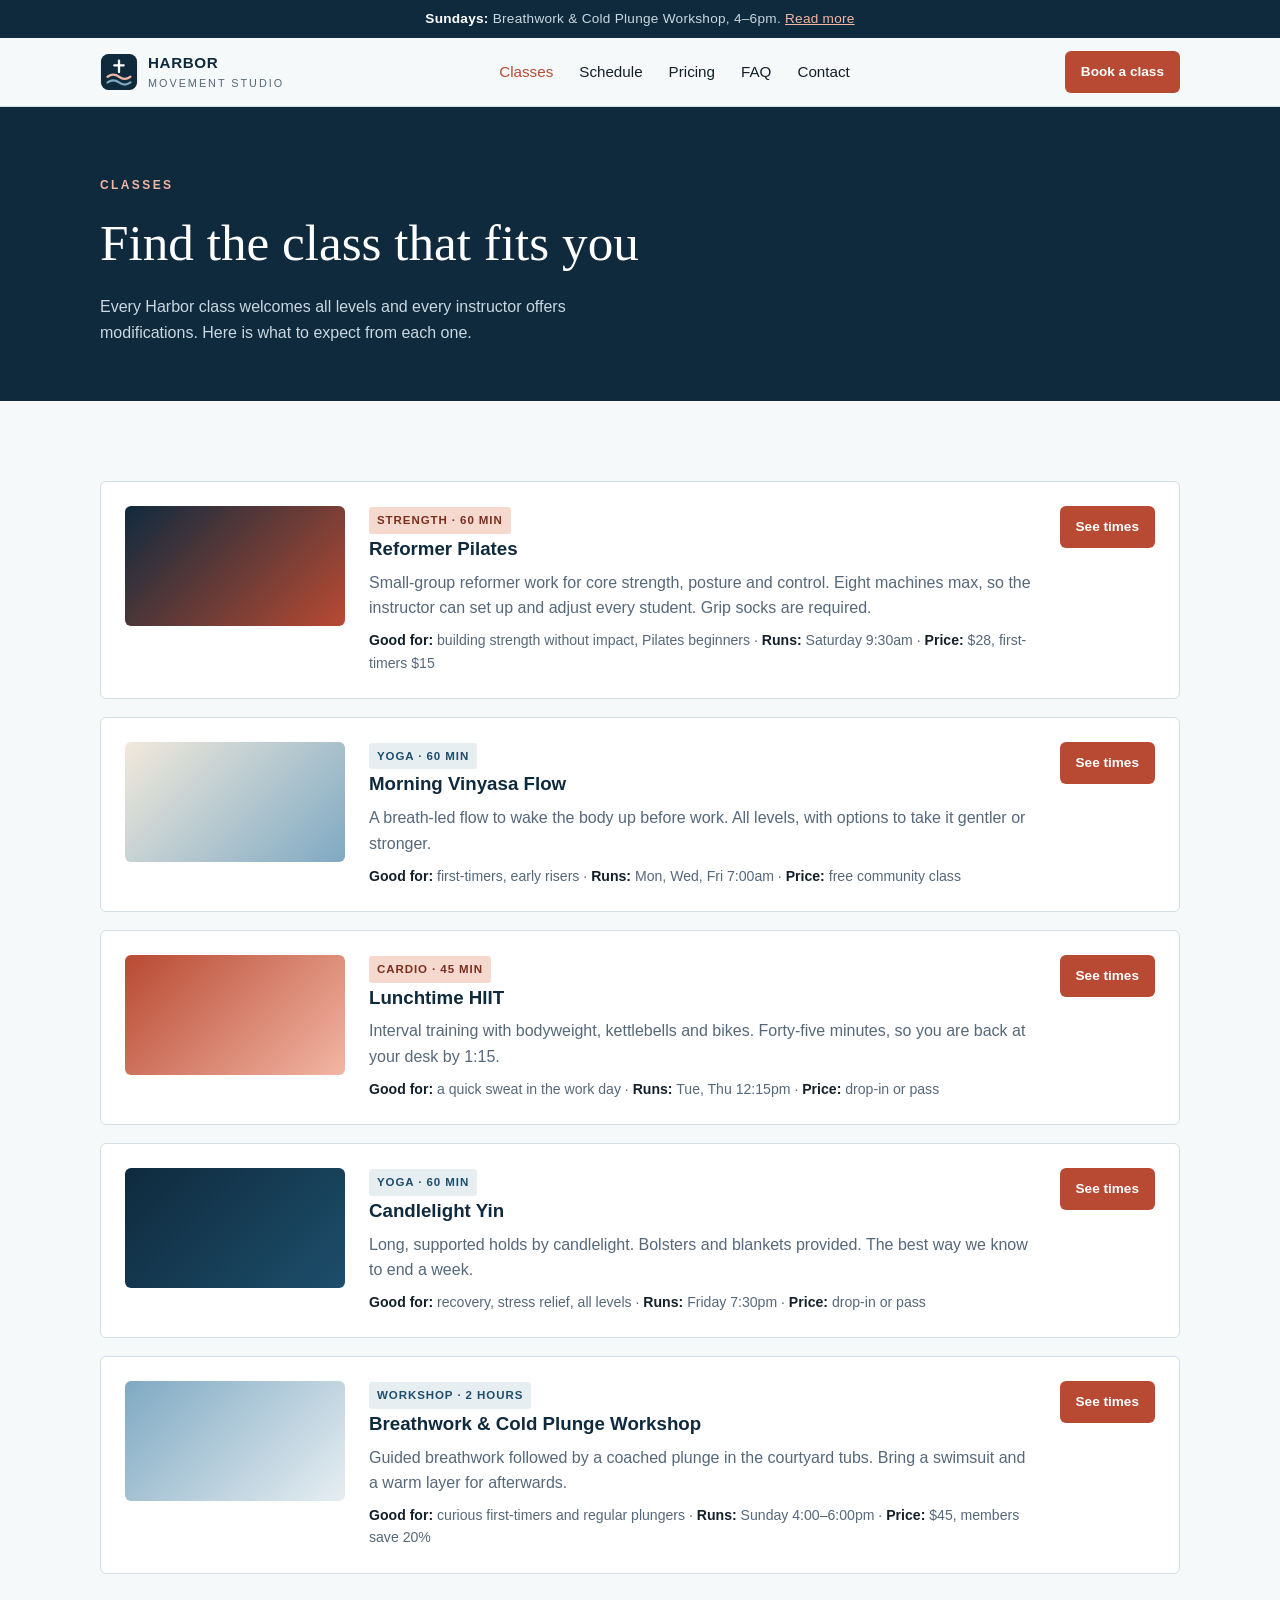
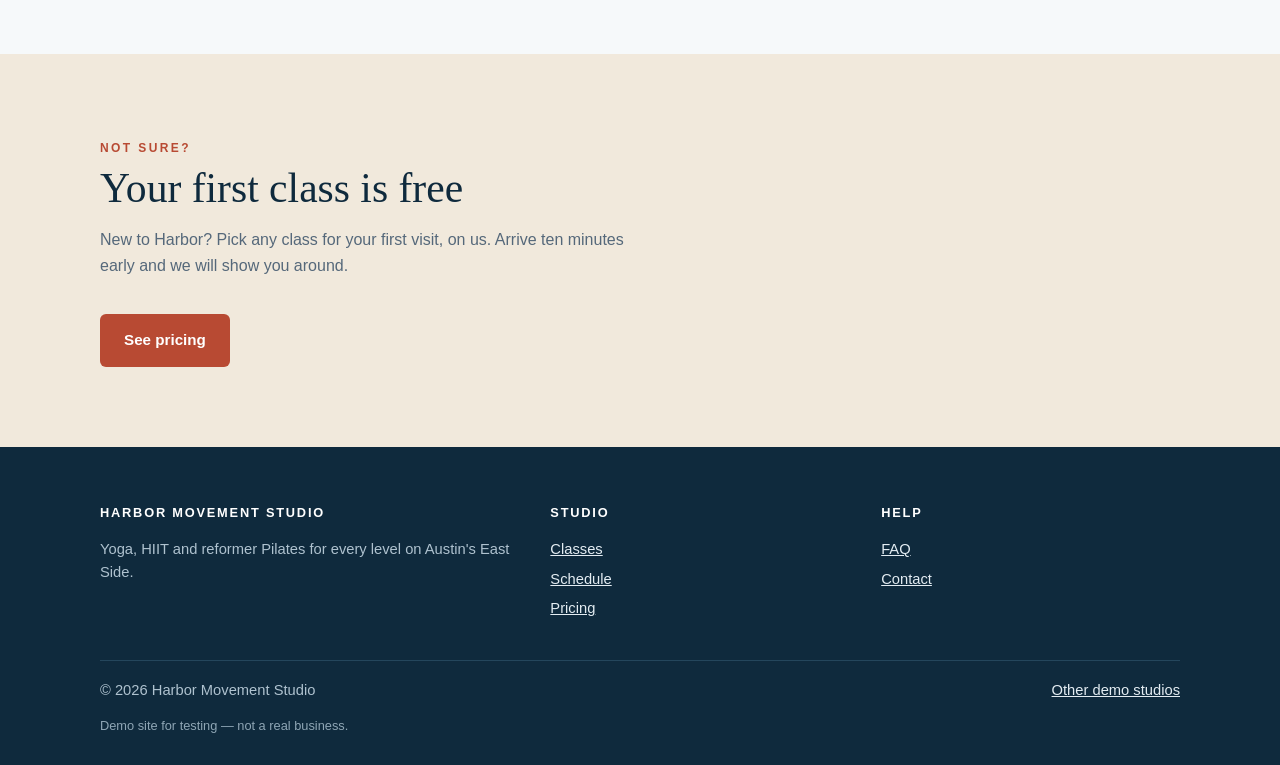
<file: harbor/classes.html>
<!doctype html>
<html lang="en">
<head>
<meta charset="utf-8">
<meta name="viewport" content="width=device-width, initial-scale=1">
<meta name="robots" content="noindex">
<title>Reformer Pilates, HIIT &amp; Yoga Classes — Harbor Movement Studio</title>
<meta name="description" content="Morning Vinyasa Flow, Lunchtime HIIT, Reformer Pilates, Candlelight Yin and the Breathwork &amp; Cold Plunge Workshop: what each class is, who it is for and when it runs.">
<link rel="stylesheet" href="style.css">
</head>
<body>

<div class="topbar"><strong>Sundays:</strong> Breathwork &amp; Cold Plunge Workshop, 4–6pm. <a href="#breathwork" style="color:#F2B6A4">Read more</a></div>

<header class="nav">
  <div class="wrap nav-row">
    <a class="brand" href="index.html" aria-label="Harbor Movement Studio home">
      <svg width="38" height="38" viewBox="0 0 40 40" aria-hidden="true"><rect x="1" y="1" width="38" height="38" rx="8" fill="#0F2A3D"/><path d="M8 25c4-3 8-3 12 0s8 3 12 0" fill="none" stroke="#F2B6A4" stroke-width="2.4" stroke-linecap="round"/><path d="M8 31c4-3 8-3 12 0s8 3 12 0" fill="none" stroke="#7FA9C2" stroke-width="2.4" stroke-linecap="round"/><path d="M20 8v12M15 13h10" stroke="#fff" stroke-width="2.4" stroke-linecap="round"/></svg>
      <span>Harbor<small>Movement Studio</small></span>
    </a>
    <button class="burger" id="burger" aria-label="Menu" aria-expanded="false" aria-controls="menu"><svg width="24" height="24" viewBox="0 0 24 24" fill="none" stroke="currentColor" stroke-width="2"><path d="M4 7h16M4 12h16M4 17h16"/></svg></button>
    <ul class="links" id="menu">
      <li><a href="classes.html" aria-current="page">Classes</a></li>
      <li><a href="index.html#schedule">Schedule</a></li>
      <li><a href="index.html#pricing">Pricing</a></li>
      <li><a href="index.html#faq">FAQ</a></li>
      <li><a href="index.html#contact">Contact</a></li>
    </ul>
    <a class="btn btn-coral btn-sm" href="index.html#schedule">Book a class</a>
  </div>
</header>

<main>
<div class="page-head">
  <div class="wrap">
    <span class="kicker" style="color:#F2B6A4">Classes</span>
    <h1>Find the class that fits you</h1>
    <p>Every Harbor class welcomes all levels and every instructor offers modifications. Here is what to expect from each one.</p>
  </div>
</div>

<section>
  <div class="wrap class-list">
    <article class="class-row" id="reformer">
      <div class="class-art" style="background:linear-gradient(135deg,#0F2A3D,#B84A33)" aria-hidden="true"></div>
      <div>
        <span class="tag">Strength · 60 min</span>
        <h3>Reformer Pilates</h3>
        <p>Small-group reformer work for core strength, posture and control. Eight machines max, so the instructor can set up and adjust every student. Grip socks are required.</p>
        <div class="meta"><b>Good for:</b> building strength without impact, Pilates beginners · <b>Runs:</b> Saturday 9:30am · <b>Price:</b> $28, first-timers $15</div>
      </div>
      <a class="btn btn-coral btn-sm" href="index.html#schedule">See times</a>
    </article>

    <article class="class-row" id="vinyasa">
      <div class="class-art" style="background:linear-gradient(135deg,#F1E9DC,#7FA9C2)" aria-hidden="true"></div>
      <div>
        <span class="tag calm">Yoga · 60 min</span>
        <h3>Morning Vinyasa Flow</h3>
        <p>A breath-led flow to wake the body up before work. All levels, with options to take it gentler or stronger.</p>
        <div class="meta"><b>Good for:</b> first-timers, early risers · <b>Runs:</b> Mon, Wed, Fri 7:00am · <b>Price:</b> free community class</div>
      </div>
      <a class="btn btn-coral btn-sm" href="index.html#schedule">See times</a>
    </article>

    <article class="class-row" id="hiit">
      <div class="class-art" style="background:linear-gradient(135deg,#B84A33,#F2B6A4)" aria-hidden="true"></div>
      <div>
        <span class="tag">Cardio · 45 min</span>
        <h3>Lunchtime HIIT</h3>
        <p>Interval training with bodyweight, kettlebells and bikes. Forty-five minutes, so you are back at your desk by 1:15.</p>
        <div class="meta"><b>Good for:</b> a quick sweat in the work day · <b>Runs:</b> Tue, Thu 12:15pm · <b>Price:</b> drop-in or pass</div>
      </div>
      <a class="btn btn-coral btn-sm" href="index.html#schedule">See times</a>
    </article>

    <article class="class-row" id="yin">
      <div class="class-art" style="background:linear-gradient(135deg,#0F2A3D,#1D4E6B)" aria-hidden="true"></div>
      <div>
        <span class="tag calm">Yoga · 60 min</span>
        <h3>Candlelight Yin</h3>
        <p>Long, supported holds by candlelight. Bolsters and blankets provided. The best way we know to end a week.</p>
        <div class="meta"><b>Good for:</b> recovery, stress relief, all levels · <b>Runs:</b> Friday 7:30pm · <b>Price:</b> drop-in or pass</div>
      </div>
      <a class="btn btn-coral btn-sm" href="index.html#schedule">See times</a>
    </article>

    <article class="class-row" id="breathwork">
      <div class="class-art" style="background:linear-gradient(135deg,#7FA9C2,#E7EEF2)" aria-hidden="true"></div>
      <div>
        <span class="tag calm">Workshop · 2 hours</span>
        <h3>Breathwork &amp; Cold Plunge Workshop</h3>
        <p>Guided breathwork followed by a coached plunge in the courtyard tubs. Bring a swimsuit and a warm layer for afterwards.</p>
        <div class="meta"><b>Good for:</b> curious first-timers and regular plungers · <b>Runs:</b> Sunday 4:00–6:00pm · <b>Price:</b> $45, members save 20%</div>
      </div>
      <a class="btn btn-coral btn-sm" href="index.html#schedule">See times</a>
    </article>
  </div>
</section>

<section class="sand">
  <div class="wrap">
    <span class="kicker">Not sure?</span>
    <h2>Your first class is free</h2>
    <p class="lead">New to Harbor? Pick any class for your first visit, on us. Arrive ten minutes early and we will show you around.</p>
    <a class="btn btn-coral" href="index.html#pricing">See pricing</a>
  </div>
</section>
</main>

<footer class="site">
  <div class="wrap">
    <div class="foot-grid">
      <div>
        <h4>Harbor Movement Studio</h4>
        <p>Yoga, HIIT and reformer Pilates for every level on Austin's East Side.</p>
      </div>
      <div>
        <h4>Studio</h4>
        <ul><li><a href="classes.html">Classes</a></li><li><a href="index.html#schedule">Schedule</a></li><li><a href="index.html#pricing">Pricing</a></li></ul>
      </div>
      <div>
        <h4>Help</h4>
        <ul><li><a href="index.html#faq">FAQ</a></li><li><a href="index.html#contact">Contact</a></li></ul>
      </div>
    </div>
    <div class="legal">
      <span>© 2026 Harbor Movement Studio</span>
      <span><a href="../">Other demo studios</a></span>
    </div>
    <p class="demo-note">Demo site for testing — not a real business.</p>
  </div>
</footer>

<script>
(function(){
  var b=document.getElementById('burger'),m=document.getElementById('menu');
  b.addEventListener('click',function(){var o=m.classList.toggle('open');b.setAttribute('aria-expanded',o);});
  m.addEventListener('click',function(e){if(e.target.tagName==='A'){m.classList.remove('open');b.setAttribute('aria-expanded','false');}});
})();
</script>
<script src="https://app-ai-600.dev.sweatpals.com/static/embed/community/booking-chat/script.js" data-key="sp_pk_Fhf9CdmUwV2UyvgyicJHOasmyPHJg46C" data-holdout-pct="0" data-name="Harbor Movement Studio" data-color="#B84A33" async></script>
</body>
</html>
</file>
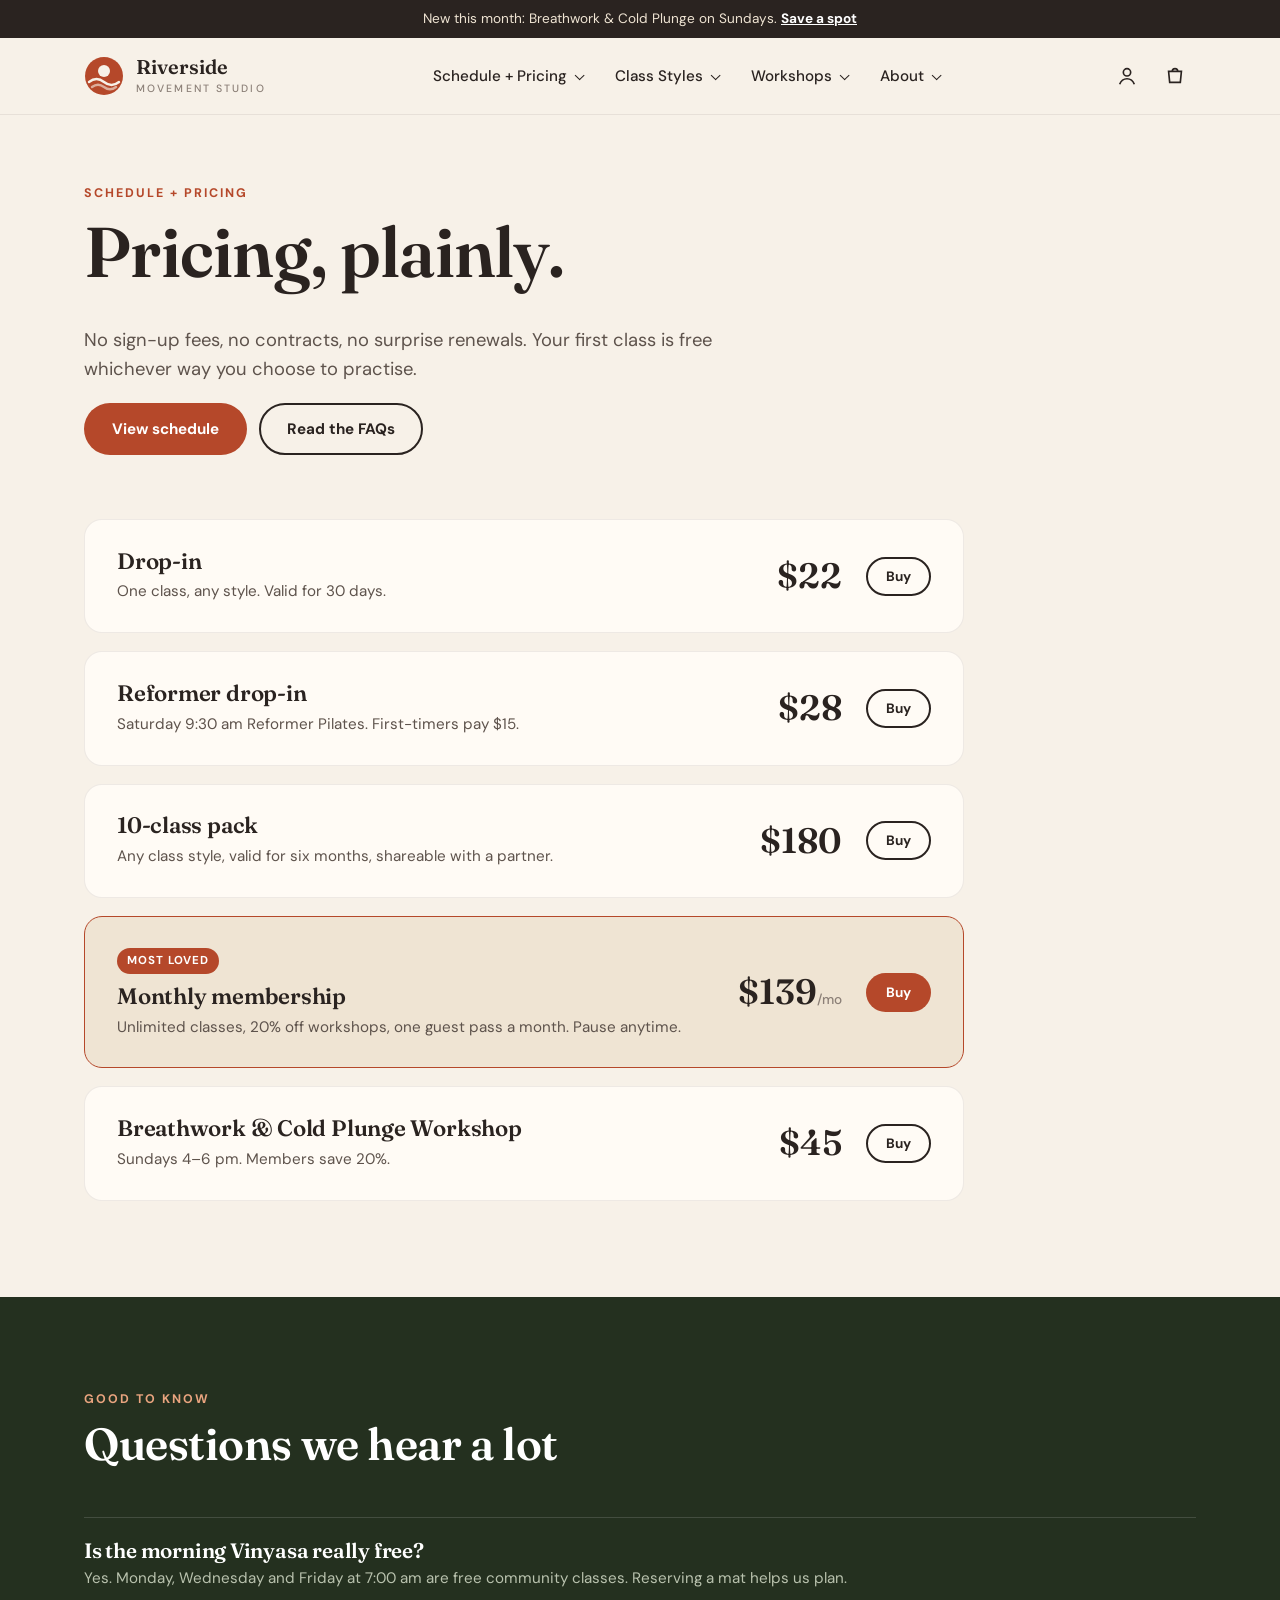
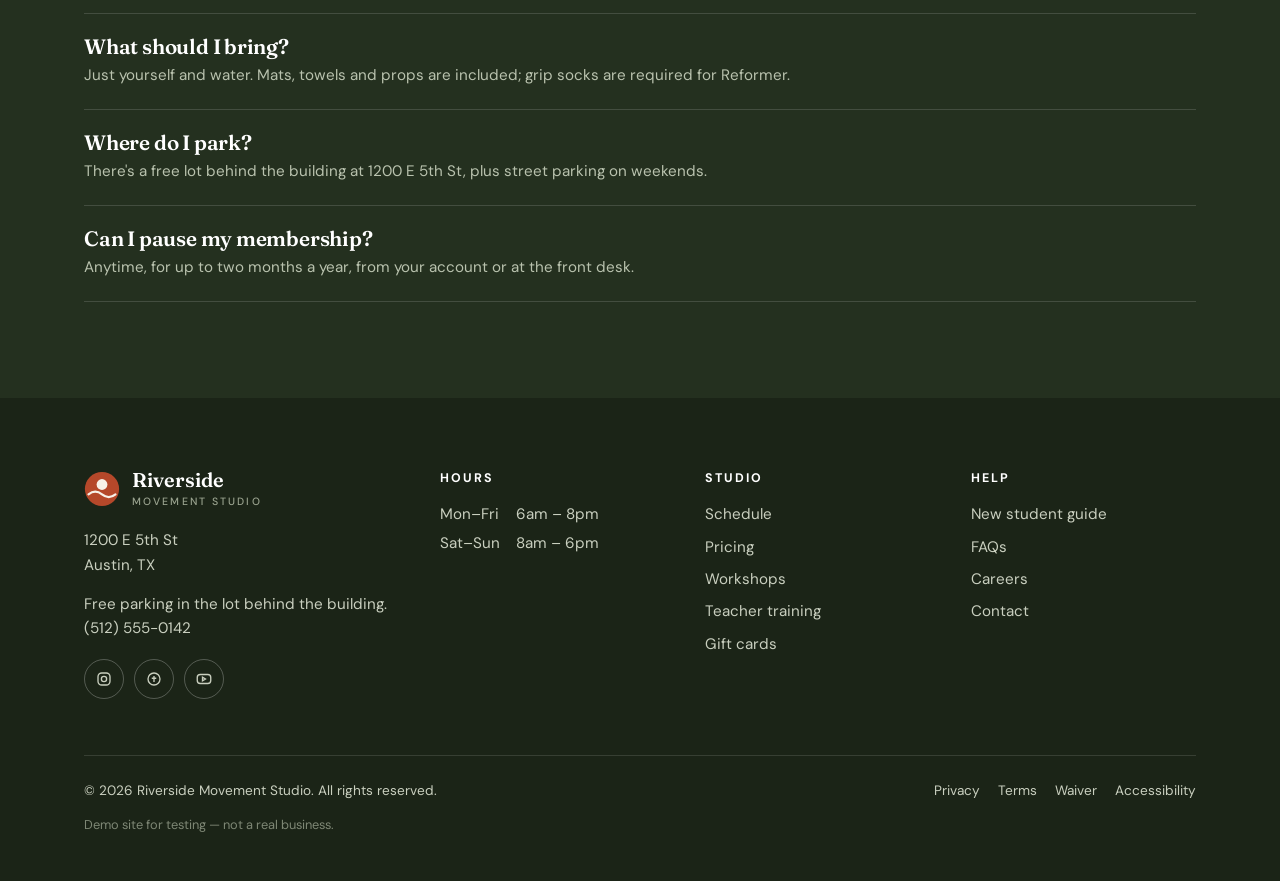
<file: riverside/pricing.html>
<!doctype html>
<html lang="en">
<head>
<meta charset="utf-8">
<meta name="viewport" content="width=device-width, initial-scale=1">
<meta name="robots" content="noindex">
<title>Pricing — Riverside Movement Studio</title>
<link rel="preconnect" href="https://fonts.googleapis.com">
<link rel="preconnect" href="https://fonts.gstatic.com" crossorigin>
<link href="https://fonts.googleapis.com/css2?family=Fraunces:opsz,wght@9..144,400;9..144,600&family=DM+Sans:wght@400;500;700&display=swap" rel="stylesheet">
<style>
:root{
  --cream:#F7F1E8; --sand:#EFE4D3; --paper:#FFFBF5;
  --ink:#2A2320; --ink-soft:#5E534C; --muted:#8C8078;
  --clay:#B5482A; --clay-dark:#933520; --sage:#7F8F6E; --sage-soft:#DCE3D2;
  --night:#24301F; --night-2:#1B2417;
  --serif:"Fraunces","Iowan Old Style","Palatino Linotype",Palatino,Georgia,serif;
  --sans:"DM Sans",system-ui,-apple-system,"Segoe UI",Roboto,Helvetica,Arial,sans-serif;
  --r:18px; --wrap:1160px;
}
*{box-sizing:border-box}
html{scroll-behavior:smooth}
body{margin:0;background:var(--cream);color:var(--ink);font:400 17px/1.6 var(--sans);overflow-x:hidden}
img,svg{display:block;max-width:100%}
a{color:inherit}
h1,h2,h3{font-family:var(--serif);font-weight:600;line-height:1.1;margin:0 0 .5em;letter-spacing:-.01em}
h1{font-size:clamp(2.4rem,6vw,4.4rem)}
h2{font-size:clamp(1.9rem,4vw,2.8rem)}
h3{font-size:1.4rem}
p{margin:0 0 1em}
.wrap{max-width:var(--wrap);margin:0 auto;padding:0 24px}
@media (max-width:480px){.wrap{padding:0 16px}}
.eyebrow{font:700 .78rem/1 var(--sans);letter-spacing:.16em;text-transform:uppercase;color:var(--clay);margin-bottom:14px;display:block}
.btn{display:inline-flex;align-items:center;justify-content:center;gap:8px;padding:14px 26px;border-radius:999px;font:700 .95rem var(--sans);text-decoration:none;border:2px solid transparent;cursor:pointer;transition:transform .15s,background .15s}
.btn:hover{transform:translateY(-1px)}
.btn-primary{background:var(--clay);color:#fff}
.btn-primary:hover{background:var(--clay-dark)}
.btn-ghost{border-color:var(--ink);color:var(--ink);background:transparent}
.btn-small{padding:9px 18px;font-size:.85rem}

/* announcement + header */
.announce{background:var(--ink);color:var(--sand);text-align:center;font-size:.85rem;padding:8px 16px}
.announce a{color:#fff;font-weight:700}
header.site{position:sticky;top:0;z-index:50;background:rgba(247,241,232,.94);backdrop-filter:blur(8px);border-bottom:1px solid rgba(42,35,32,.08)}
.nav{display:flex;align-items:center;justify-content:space-between;height:76px;gap:24px}
.logo{display:flex;align-items:center;gap:12px;text-decoration:none}
.logo-text{font-family:var(--serif);font-size:1.25rem;line-height:1;font-weight:600}
.logo-text small{display:block;font:500 .66rem var(--sans);letter-spacing:.2em;text-transform:uppercase;color:var(--muted);margin-top:5px}
.menu{display:flex;align-items:center;gap:6px;list-style:none;margin:0;padding:0}
.menu>li{position:relative}
.menu>li>a{display:block;padding:10px 14px;text-decoration:none;font-weight:500;font-size:.95rem;border-radius:999px}
.menu>li>a:hover{background:var(--sand)}
.menu .caret{display:inline-block;width:7px;height:7px;border-right:1.5px solid currentColor;border-bottom:1.5px solid currentColor;transform:rotate(45deg) translateY(-3px);margin-left:7px}
.drop{position:absolute;left:0;top:100%;min-width:220px;background:var(--paper);border-radius:14px;box-shadow:0 18px 40px rgba(42,35,32,.14);padding:10px;list-style:none;margin:0;opacity:0;visibility:hidden;transform:translateY(6px);transition:.15s}
.menu>li:hover .drop,.menu>li:focus-within .drop{opacity:1;visibility:visible;transform:none}
.drop a{display:block;padding:9px 12px;border-radius:8px;text-decoration:none;font-size:.92rem}
.drop a:hover{background:var(--sand)}
.nav-tools{display:flex;align-items:center;gap:6px}
.icon-btn{width:42px;height:42px;border-radius:50%;display:grid;place-items:center;background:transparent;border:0;color:var(--ink);cursor:pointer;text-decoration:none}
.icon-btn:hover{background:var(--sand)}
.burger{display:none}
@media (max-width:920px){
  .burger{display:grid}
  .menu{position:absolute;left:0;right:0;top:76px;flex-direction:column;align-items:stretch;background:var(--paper);padding:12px 16px 20px;border-bottom:1px solid rgba(42,35,32,.1);display:none;max-height:calc(100vh - 76px);overflow:auto}
  .menu.open{display:flex}
  .menu>li>a{padding:14px 8px;border-radius:0;border-bottom:1px solid var(--sand)}
  .drop{position:static;opacity:1;visibility:visible;transform:none;box-shadow:none;background:transparent;padding:0 0 8px 12px;min-width:0}
}

/* hero */
.hero{position:relative;overflow:hidden;padding:72px 0 96px}
.hero-grid{display:grid;grid-template-columns:1.1fr .9fr;gap:56px;align-items:center}
.hero p.lead{font-size:1.15rem;color:var(--ink-soft);max-width:34em}
.facts{list-style:none;padding:0;margin:26px 0 34px;display:grid;gap:12px}
.facts li{display:flex;gap:12px;align-items:flex-start}
.facts li::before{content:"";flex:none;width:10px;height:10px;margin-top:9px;border-radius:50%;background:var(--sage);box-shadow:0 0 0 5px var(--sage-soft)}
.cta-row{display:flex;flex-wrap:wrap;gap:12px}
.hero-art{position:relative;aspect-ratio:4/5;border-radius:220px 220px var(--r) var(--r);background:linear-gradient(170deg,#F2C9A8 0%,#E39A72 45%,#B5482A 100%);overflow:hidden}
.hero-art svg{position:absolute;inset:0;width:100%;height:100%}
.hero-badge{position:absolute;left:-18px;bottom:36px;background:var(--paper);border-radius:14px;padding:14px 18px;box-shadow:0 14px 30px rgba(42,35,32,.15);font-size:.88rem;max-width:210px}
.hero-badge strong{font-family:var(--serif);font-size:1.3rem;display:block}
@media (max-width:860px){.hero{padding:48px 0 64px}.hero-grid{grid-template-columns:1fr;gap:40px}.hero-art{max-width:420px;width:100%;margin:0 auto}.hero-badge{left:12px}}

/* features */
.section{padding:96px 0}
@media (max-width:600px){.section{padding:64px 0}}
.section-head{max-width:640px;margin-bottom:48px}
.features{display:grid;grid-template-columns:repeat(3,1fr);gap:24px}
.card{background:var(--paper);border-radius:var(--r);padding:30px;display:flex;flex-direction:column;border:1px solid rgba(42,35,32,.06)}
.card .art{height:150px;border-radius:12px;margin-bottom:24px;overflow:hidden}
.card p{color:var(--ink-soft);flex:1}
.more{font-weight:700;text-decoration:none;color:var(--clay);display:inline-flex;gap:6px;align-items:center}
.more:hover{text-decoration:underline}
@media (max-width:860px){.features{grid-template-columns:1fr}}

/* schedule (dark) */
.dark{background:var(--night);color:#EDE6DA}
.dark h2{color:#fff}
.dark .eyebrow{color:#E9A47F}
.sched{display:grid;gap:0;border-top:1px solid rgba(255,255,255,.14)}
.row{display:grid;grid-template-columns:150px 1fr auto auto;gap:24px;align-items:center;padding:22px 0;border-bottom:1px solid rgba(255,255,255,.14)}
.row .when{font-weight:700;color:#fff}
.row .when span{display:block;font-weight:400;color:#B9C2AE;font-size:.9rem}
.row h3{margin:0 0 4px;color:#fff;font-size:1.3rem}
.row p{margin:0;color:#B9C2AE;font-size:.95rem}
.tag{font-size:.78rem;font-weight:700;letter-spacing:.06em;text-transform:uppercase;padding:6px 12px;border-radius:999px;background:rgba(255,255,255,.08);white-space:nowrap}
.tag.free{background:#E9A47F;color:var(--night-2)}
.dark .btn-ghost{border-color:rgba(255,255,255,.5);color:#fff}
@media (max-width:760px){.row{grid-template-columns:1fr auto;gap:8px 16px}.row .when{grid-column:1/-1}.row .act{grid-column:1/-1}}

/* pricing */
.prices{display:grid;gap:18px;max-width:880px}
.price{display:grid;grid-template-columns:1fr auto auto;gap:24px;align-items:center;background:var(--paper);border-radius:var(--r);padding:28px 32px;border:1px solid rgba(42,35,32,.08)}
.price.feature{background:var(--sand);border-color:var(--clay)}
.price h3{margin-bottom:6px}
.price p{margin:0;color:var(--ink-soft);font-size:.95rem}
.amount{font-family:var(--serif);font-size:2.2rem;font-weight:600;white-space:nowrap}
.amount small{font:500 .85rem var(--sans);color:var(--muted)}
.ribbon{display:inline-block;background:var(--clay);color:#fff;font-size:.72rem;font-weight:700;letter-spacing:.08em;text-transform:uppercase;padding:4px 10px;border-radius:999px;margin-bottom:10px}
@media (max-width:640px){.price{grid-template-columns:1fr auto;padding:24px 20px}.price .btn{grid-column:1/-1}}

/* workshop band */
.workshop{display:grid;grid-template-columns:1fr 1fr;gap:48px;align-items:center;background:var(--sage-soft);border-radius:28px;padding:56px}
@media (max-width:860px){.workshop{grid-template-columns:1fr;padding:32px 22px}}

/* app strip */
.app{background:var(--clay);color:#fff;padding:56px 0}
.app .wrap{display:flex;align-items:center;justify-content:space-between;gap:32px;flex-wrap:wrap}
.app h2{color:#fff;margin:0 0 6px;font-size:clamp(1.6rem,3vw,2.2rem)}
.app p{margin:0;opacity:.9}
.badges{display:flex;gap:12px;flex-wrap:wrap}
.badge{display:flex;align-items:center;gap:10px;background:var(--ink);color:#fff;border-radius:12px;padding:10px 18px;text-decoration:none;min-width:170px}
.badge span{font-size:.7rem;opacity:.75;display:block;line-height:1.2}
.badge strong{font-size:1rem;line-height:1.2}

/* testimonials */
.quotes{display:grid;grid-template-columns:repeat(2,1fr);gap:24px}
blockquote{margin:0;background:var(--paper);border-radius:var(--r);padding:32px;font-family:var(--serif);font-size:1.25rem;line-height:1.45}
blockquote footer{font:500 .9rem var(--sans);color:var(--muted);margin-top:16px}
@media (max-width:760px){.quotes{grid-template-columns:1fr}}

/* footer */
footer.site{background:var(--night-2);color:#C9CFBF;padding:72px 0 32px;font-size:.95rem}
footer.site h4{font:700 .78rem var(--sans);letter-spacing:.16em;text-transform:uppercase;color:#fff;margin:0 0 16px}
.foot-grid{display:grid;grid-template-columns:1.4fr 1fr 1fr 1fr;gap:40px}
.foot-grid ul{list-style:none;margin:0;padding:0;display:grid;gap:8px}
.foot-grid a{text-decoration:none}
.foot-grid a:hover{color:#fff;text-decoration:underline}
.hours{display:grid;grid-template-columns:auto 1fr;gap:4px 16px}
.social{display:flex;gap:10px;margin-top:18px}
.social a{width:40px;height:40px;border-radius:50%;border:1px solid rgba(255,255,255,.25);display:grid;place-items:center}
.legal{display:flex;flex-wrap:wrap;justify-content:space-between;gap:16px;border-top:1px solid rgba(255,255,255,.12);margin-top:56px;padding-top:24px;font-size:.85rem}
.legal nav{display:flex;flex-wrap:wrap;gap:18px}
.legal a{text-decoration:none}
.demo-note{color:#7E8775;font-size:.8rem;margin-top:14px}
@media (max-width:860px){.foot-grid{grid-template-columns:1fr 1fr}}
@media (max-width:520px){.foot-grid{grid-template-columns:1fr}}
.sr{position:absolute;width:1px;height:1px;overflow:hidden;clip:rect(0 0 0 0)}
</style>
</head>
<body>

<div class="announce">New this month: Breathwork &amp; Cold Plunge on Sundays. <a href="index.html#workshops">Save a spot</a></div>

<header class="site">
  <div class="wrap nav">
    <a class="logo" href="index.html" aria-label="Riverside Movement Studio home">
      <svg width="40" height="40" viewBox="0 0 40 40" aria-hidden="true">
        <circle cx="20" cy="20" r="19" fill="#B5482A"/>
        <circle cx="20" cy="15" r="6" fill="#F7F1E8"/>
        <path d="M5 26c5-4 10-4 15 0s10 4 15 0" fill="none" stroke="#F7F1E8" stroke-width="2.4" stroke-linecap="round"/>
        <path d="M8 31c4-3 8-3 12 0s8 3 12 0" fill="none" stroke="#F7F1E8" stroke-width="2.4" stroke-linecap="round" opacity=".6"/>
      </svg>
      <span class="logo-text">Riverside<small>Movement Studio</small></span>
    </a>
    <ul class="menu" id="menu">
      <li><a href="index.html#schedule">Schedule + Pricing<i class="caret"></i></a>
        <ul class="drop"><li><a href="index.html#schedule">Weekly schedule</a></li><li><a href="pricing.html">Pricing</a></li><li><a href="#pricing">Intro offer</a></li></ul></li>
      <li><a href="index.html#styles">Class Styles<i class="caret"></i></a>
        <ul class="drop"><li><a href="index.html#styles">Vinyasa</a></li><li><a href="index.html#styles">Lunchtime HIIT</a></li><li><a href="index.html#styles">Reformer Pilates</a></li><li><a href="index.html#styles">Candlelight Yin</a></li></ul></li>
      <li><a href="index.html#workshops">Workshops<i class="caret"></i></a>
        <ul class="drop"><li><a href="index.html#workshops">Breathwork &amp; Cold Plunge</a></li><li><a href="index.html#workshops">Private events</a></li></ul></li>
      <li><a href="index.html#about">About<i class="caret"></i></a>
        <ul class="drop"><li><a href="index.html#about">Our story</a></li><li><a href="#visit">Visit us</a></li><li><a href="#visit">Contact</a></li></ul></li>
    </ul>
    <div class="nav-tools">
      <a class="icon-btn" href="#" aria-label="Account">
        <svg width="22" height="22" viewBox="0 0 24 24" fill="none" stroke="currentColor" stroke-width="1.8"><circle cx="12" cy="8" r="4"/><path d="M4 21c1.5-4 4.5-6 8-6s6.5 2 8 6"/></svg>
      </a>
      <a class="icon-btn" href="#" aria-label="Cart">
        <svg width="22" height="22" viewBox="0 0 24 24" fill="none" stroke="currentColor" stroke-width="1.8"><path d="M5 7h14l-1.2 12H6.2z"/><path d="M9 7a3 3 0 0 1 6 0"/></svg>
      </a>
      <button class="icon-btn burger" id="burger" aria-label="Open menu" aria-expanded="false" aria-controls="menu">
        <svg width="24" height="24" viewBox="0 0 24 24" fill="none" stroke="currentColor" stroke-width="2" stroke-linecap="round"><path d="M4 7h16M4 12h16M4 17h10"/></svg>
      </button>
    </div>
  </div>
</header>

<main>
<section class="hero" style="padding-bottom:40px">
  <div class="wrap">
    <span class="eyebrow">Schedule + Pricing</span>
    <h1>Pricing, plainly.</h1>
    <p class="lead" style="font-size:1.15rem;color:var(--ink-soft);max-width:36em">No sign-up fees, no contracts, no surprise renewals. Your first class is free whichever way you choose to practise.</p>
    <div class="cta-row"><a class="btn btn-primary" href="index.html#schedule">View schedule</a><a class="btn btn-ghost" href="#faq">Read the FAQs</a></div>
  </div>
</section>

<section class="section" id="pricing" style="padding-top:24px">
  <div class="wrap">
    <div class="prices">
      <div class="price">
        <div><h3>Drop-in</h3><p>One class, any style. Valid for 30 days.</p></div>
        <div class="amount">$22</div>
        <button class="btn btn-ghost btn-small" type="button">Buy</button>
      </div>
      <div class="price">
        <div><h3>Reformer drop-in</h3><p>Saturday 9:30 am Reformer Pilates. First-timers pay $15.</p></div>
        <div class="amount">$28</div>
        <button class="btn btn-ghost btn-small" type="button">Buy</button>
      </div>
      <div class="price">
        <div><h3>10-class pack</h3><p>Any class style, valid for six months, shareable with a partner.</p></div>
        <div class="amount">$180</div>
        <button class="btn btn-ghost btn-small" type="button">Buy</button>
      </div>
      <div class="price feature">
        <div><span class="ribbon">Most loved</span><h3>Monthly membership</h3><p>Unlimited classes, 20% off workshops, one guest pass a month. Pause anytime.</p></div>
        <div class="amount">$139<small>/mo</small></div>
        <button class="btn btn-primary btn-small" type="button">Buy</button>
      </div>
      <div class="price">
        <div><h3>Breathwork &amp; Cold Plunge Workshop</h3><p>Sundays 4–6 pm. Members save 20%.</p></div>
        <div class="amount">$45</div>
        <button class="btn btn-ghost btn-small" type="button">Buy</button>
      </div>
    </div>
  </div>
</section>

<section class="section dark" id="faq">
  <div class="wrap">
    <div class="section-head">
      <span class="eyebrow">Good to know</span>
      <h2>Questions we hear a lot</h2>
    </div>
    <div class="sched">
      <div class="row" style="grid-template-columns:1fr"><div><h3>Is the morning Vinyasa really free?</h3><p>Yes. Monday, Wednesday and Friday at 7:00 am are free community classes. Reserving a mat helps us plan.</p></div></div>
      <div class="row" style="grid-template-columns:1fr"><div><h3>What should I bring?</h3><p>Just yourself and water. Mats, towels and props are included; grip socks are required for Reformer.</p></div></div>
      <div class="row" style="grid-template-columns:1fr"><div><h3>Where do I park?</h3><p>There's a free lot behind the building at 1200 E 5th St, plus street parking on weekends.</p></div></div>
      <div class="row" style="grid-template-columns:1fr"><div><h3>Can I pause my membership?</h3><p>Anytime, for up to two months a year, from your account or at the front desk.</p></div></div>
    </div>
  </div>
</section>
</main>

<footer class="site" id="visit">
  <div class="wrap">
    <div class="foot-grid">
      <div>
        <a class="logo" href="index.html" style="color:#fff;margin-bottom:20px">
          <svg width="36" height="36" viewBox="0 0 40 40" aria-hidden="true"><circle cx="20" cy="20" r="19" fill="#B5482A"/><circle cx="20" cy="15" r="6" fill="#F7F1E8"/><path d="M5 26c5-4 10-4 15 0s10 4 15 0" fill="none" stroke="#F7F1E8" stroke-width="2.4" stroke-linecap="round"/></svg>
          <span class="logo-text">Riverside<small style="color:#9AA38F">Movement Studio</small></span>
        </a>
        <p>1200 E 5th St<br>Austin, TX</p>
        <p>Free parking in the lot behind the building.<br><a href="tel:+15125550142">(512) 555-0142</a></p>
        <div class="social">
          <a href="#" aria-label="Social link 1"><svg width="18" height="18" viewBox="0 0 24 24" fill="none" stroke="currentColor" stroke-width="1.8"><rect x="4" y="4" width="16" height="16" rx="5"/><circle cx="12" cy="12" r="3.5"/></svg></a>
          <a href="#" aria-label="Social link 2"><svg width="18" height="18" viewBox="0 0 24 24" fill="none" stroke="currentColor" stroke-width="1.8"><circle cx="12" cy="12" r="8"/><path d="M12 8v8M9 11h6"/></svg></a>
          <a href="#" aria-label="Social link 3"><svg width="18" height="18" viewBox="0 0 24 24" fill="none" stroke="currentColor" stroke-width="1.8"><rect x="3" y="6" width="18" height="12" rx="4"/><path d="M10 9.5v5l4-2.5z"/></svg></a>
        </div>
      </div>
      <div>
        <h4>Hours</h4>
        <div class="hours"><span>Mon–Fri</span><span>6am – 8pm</span><span>Sat–Sun</span><span>8am – 6pm</span></div>
      </div>
      <div>
        <h4>Studio</h4>
        <ul><li><a href="index.html#schedule">Schedule</a></li><li><a href="pricing.html">Pricing</a></li><li><a href="index.html#workshops">Workshops</a></li><li><a href="#">Teacher training</a></li><li><a href="#">Gift cards</a></li></ul>
      </div>
      <div>
        <h4>Help</h4>
        <ul><li><a href="#">New student guide</a></li><li><a href="#">FAQs</a></li><li><a href="#">Careers</a></li><li><a href="#visit">Contact</a></li></ul>
      </div>
    </div>
    <div class="legal">
      <span>© 2026 Riverside Movement Studio. All rights reserved.</span>
      <nav><a href="#">Privacy</a><a href="#">Terms</a><a href="#">Waiver</a><a href="#">Accessibility</a></nav>
    </div>
    <p class="demo-note">Demo site for testing — not a real business.</p>
  </div>
</footer>

<script>
(function(){
  var b=document.getElementById('burger'),m=document.getElementById('menu');
  b.addEventListener('click',function(){var o=m.classList.toggle('open');b.setAttribute('aria-expanded',o);});
  m.addEventListener('click',function(e){if(e.target.tagName==='A'&&window.innerWidth<=920&&!e.target.querySelector('.caret')){m.classList.remove('open');b.setAttribute('aria-expanded','false');}});
})();
</script>
<script src="https://app-ai-600.dev.sweatpals.com/static/embed/community/booking-chat/script.js" data-key="sp_pk_rvt7knDTaGFmeFOYAQjJt58j4cFX0dcL" data-holdout-pct="0" data-name="Riverside Movement Studio" data-color="#2F6F62" async></script>
</body>
</html>
</file>
<file: harbor/style.css>
:root{
  --navy:#0F2A3D; --sea:#1D4E6B; --mist:#E7EEF2; --foam:#F6F9FA; --sand:#F1E9DC;
  --coral:#B84A33; --coral-soft:#F5D9CF; --ink:#13202A; --muted:#55687A; --line:#D3DEE5;
  --radius:6px; --sans:"Avenir Next","Segoe UI",Roboto,Helvetica,Arial,sans-serif;
  --serif:Georgia,"Iowan Old Style","Times New Roman",serif;
}
*{box-sizing:border-box}
html{scroll-behavior:smooth}
body{margin:0;font-family:var(--sans);color:var(--ink);background:var(--foam);line-height:1.6;font-size:16px}
img,svg{max-width:100%}
a{color:var(--sea)}
.wrap{max-width:1120px;margin:0 auto;padding:0 20px}
.topbar{background:var(--navy);color:#C9D7E1;font-size:.85rem;text-align:center;padding:8px 16px;letter-spacing:.02em}
.topbar strong{color:#fff}
header.nav{position:sticky;top:0;z-index:10;background:rgba(246,249,250,.96);border-bottom:1px solid var(--line);backdrop-filter:blur(6px)}
.nav-row{display:flex;align-items:center;justify-content:space-between;height:68px;gap:16px}
.brand{display:flex;align-items:center;gap:10px;text-decoration:none;color:var(--navy);font-weight:700;letter-spacing:.04em;text-transform:uppercase;font-size:.95rem}
.brand small{display:block;font-weight:500;letter-spacing:.18em;font-size:.68rem;color:var(--muted)}
.links{display:flex;gap:26px;list-style:none;margin:0;padding:0}
.links a{text-decoration:none;color:var(--ink);font-weight:500;font-size:.95rem}
.links a:hover,.links a[aria-current="page"]{color:var(--coral)}
.btn{display:inline-block;text-decoration:none;font-weight:600;padding:12px 22px;border-radius:var(--radius);border:2px solid transparent;font-size:.95rem;cursor:pointer}
.btn-coral{background:var(--coral);color:#fff}
.btn-coral:hover{background:#9E3E2A}
.btn-line{border-color:#fff;color:#fff}
.btn-line-dark{border-color:var(--navy);color:var(--navy)}
.btn-sm{padding:8px 14px;font-size:.85rem}
.burger{display:none;background:none;border:0;padding:8px;cursor:pointer;color:var(--navy)}
.hero{background:linear-gradient(160deg,var(--navy) 0%,var(--sea) 70%,#2D6A86 100%);color:#fff;position:relative;overflow:hidden}
.hero .wrap{padding-top:88px;padding-bottom:110px;position:relative;z-index:1}
.hero h1{font-family:var(--serif);font-weight:400;font-size:clamp(2.3rem,5.4vw,4rem);line-height:1.08;margin:0 0 18px;max-width:14ch}
.hero p{font-size:1.15rem;color:#D5E2EA;max-width:46ch;margin:0 0 30px}
.hero .ctas{display:flex;gap:12px;flex-wrap:wrap}
.hero .waves{position:absolute;left:0;right:0;bottom:-2px;width:100%;height:120px}
.kicker{text-transform:uppercase;letter-spacing:.2em;font-size:.75rem;font-weight:700;color:var(--coral)}
.hero .kicker{color:#F2B6A4}
.stats{display:grid;grid-template-columns:repeat(3,1fr);gap:16px;margin-top:-56px;position:relative;z-index:2}
.stat{background:#fff;border:1px solid var(--line);border-radius:var(--radius);padding:22px;box-shadow:0 10px 30px rgba(15,42,61,.08)}
.stat b{display:block;font-family:var(--serif);font-size:1.9rem;color:var(--navy);font-weight:400}
.stat span{color:var(--muted);font-size:.92rem}
section{padding:80px 0}
section.alt{background:#fff;border-top:1px solid var(--line);border-bottom:1px solid var(--line)}
section.sand{background:var(--sand)}
h2{font-family:var(--serif);font-weight:400;font-size:clamp(1.8rem,3.6vw,2.6rem);color:var(--navy);margin:6px 0 14px;line-height:1.15}
.lead{color:var(--muted);max-width:60ch;margin:0 0 36px}
.cards{display:grid;grid-template-columns:repeat(3,1fr);gap:20px}
.card{background:#fff;border:1px solid var(--line);border-radius:var(--radius);padding:24px;display:flex;flex-direction:column}
.card h3{margin:10px 0 6px;color:var(--navy);font-size:1.15rem}
.card p{color:var(--muted);margin:0 0 14px;font-size:.95rem;flex:1}
.tag{display:inline-block;background:var(--coral-soft);color:#7A2E1E;font-size:.72rem;font-weight:700;letter-spacing:.08em;text-transform:uppercase;padding:4px 8px;border-radius:3px;align-self:flex-start}
.tag.calm{background:var(--mist);color:var(--sea)}
.sched{width:100%;border-collapse:collapse;background:#fff;border:1px solid var(--line);border-radius:var(--radius);overflow:hidden;font-size:.95rem}
.sched th,.sched td{padding:13px 16px;text-align:left;border-bottom:1px solid var(--line)}
.sched th{background:var(--navy);color:#fff;font-weight:600;font-size:.8rem;letter-spacing:.08em;text-transform:uppercase}
.sched tr:last-child td{border-bottom:0}
.sched td.day{font-weight:700;color:var(--navy);white-space:nowrap}
.sched .full{color:var(--coral);font-weight:600;font-size:.85rem}
.table-scroll{overflow-x:auto;-webkit-overflow-scrolling:touch}
.prices{display:grid;grid-template-columns:repeat(4,1fr);gap:18px}
.price{background:#fff;border:1px solid var(--line);border-radius:var(--radius);padding:26px 22px;text-align:center}
.price.best{border:2px solid var(--coral);position:relative}
.price.best::before{content:"Most popular";position:absolute;top:-12px;left:50%;transform:translateX(-50%);background:var(--coral);color:#fff;font-size:.7rem;font-weight:700;letter-spacing:.1em;text-transform:uppercase;padding:3px 10px;border-radius:3px;white-space:nowrap}
.price h3{margin:0 0 8px;font-size:1rem;color:var(--navy)}
.price .amt{font-family:var(--serif);font-size:2.2rem;color:var(--navy)}
.price .amt small{font-size:.9rem;color:var(--muted);font-family:var(--sans)}
.price ul{list-style:none;padding:0;margin:14px 0 0;color:var(--muted);font-size:.9rem}
.price li{padding:4px 0}
.faq{max-width:780px}
.faq details{background:#fff;border:1px solid var(--line);border-radius:var(--radius);margin-bottom:10px;padding:0 20px}
.faq summary{cursor:pointer;font-weight:600;color:var(--navy);padding:16px 0;list-style:none}
.faq summary::-webkit-details-marker{display:none}
.faq summary::after{content:"+";float:right;color:var(--coral);font-weight:700}
.faq details[open] summary::after{content:"–"}
.faq details p{margin:0 0 16px;color:var(--muted)}
.contact{display:grid;grid-template-columns:1.1fr .9fr;gap:40px;align-items:start}
.contact dl{margin:0;display:grid;grid-template-columns:110px 1fr;gap:10px 16px}
.contact dt{font-weight:700;color:var(--navy)}
.contact dd{margin:0;color:var(--muted)}
.mapbox{background:linear-gradient(135deg,#CFE0EA,#E7EEF2);border-radius:var(--radius);border:1px solid var(--line);aspect-ratio:4/3;display:flex;align-items:center;justify-content:center;color:var(--sea);font-weight:600;text-align:center;padding:20px}
.page-head{background:var(--navy);color:#fff;padding:64px 0 56px}
.page-head h1{font-family:var(--serif);font-weight:400;font-size:clamp(2rem,4.6vw,3.2rem);margin:6px 0 10px}
.page-head p{color:#C9D7E1;max-width:58ch;margin:0}
.class-list{display:grid;gap:18px}
.class-row{display:grid;grid-template-columns:220px 1fr auto;gap:24px;background:#fff;border:1px solid var(--line);border-radius:var(--radius);padding:24px;align-items:start}
.class-row h3{margin:0 0 6px;color:var(--navy)}
.class-row p{margin:0 0 8px;color:var(--muted)}
.class-row .meta{font-size:.88rem;color:var(--muted)}
.class-row .meta b{color:var(--ink)}
.class-art{height:120px;border-radius:var(--radius)}
footer.site{background:var(--navy);color:#AFC2CF;padding:56px 0 28px;font-size:.92rem}
footer.site a{color:#E3ECF2}
.foot-grid{display:grid;grid-template-columns:1.4fr 1fr 1fr;gap:32px}
footer.site h4{color:#fff;margin:0 0 12px;font-size:.8rem;letter-spacing:.14em;text-transform:uppercase}
footer.site ul{list-style:none;margin:0;padding:0}
footer.site li{padding:3px 0}
.legal{border-top:1px solid #24465C;margin-top:36px;padding-top:18px;display:flex;justify-content:space-between;flex-wrap:wrap;gap:10px}
.demo-note{margin:14px 0 0;color:#8FA6B5;font-size:.8rem}
@media (max-width:900px){
  .links{display:none;position:absolute;top:68px;left:0;right:0;flex-direction:column;gap:0;background:#fff;border-bottom:1px solid var(--line);padding:8px 20px}
  .links.open{display:flex}
  .links a{display:block;padding:12px 0}
  .burger{display:block}
  .nav-row .btn{display:none}
  .cards,.stats{grid-template-columns:1fr}
  .stats{margin-top:-40px}
  .prices{grid-template-columns:1fr 1fr}
  .contact{grid-template-columns:1fr}
  .class-row{grid-template-columns:1fr}
  .foot-grid{grid-template-columns:1fr}
}
@media (max-width:520px){
  .prices{grid-template-columns:1fr}
  section{padding:56px 0}
  .hero .wrap{padding-top:56px;padding-bottom:96px}
}
</file>
